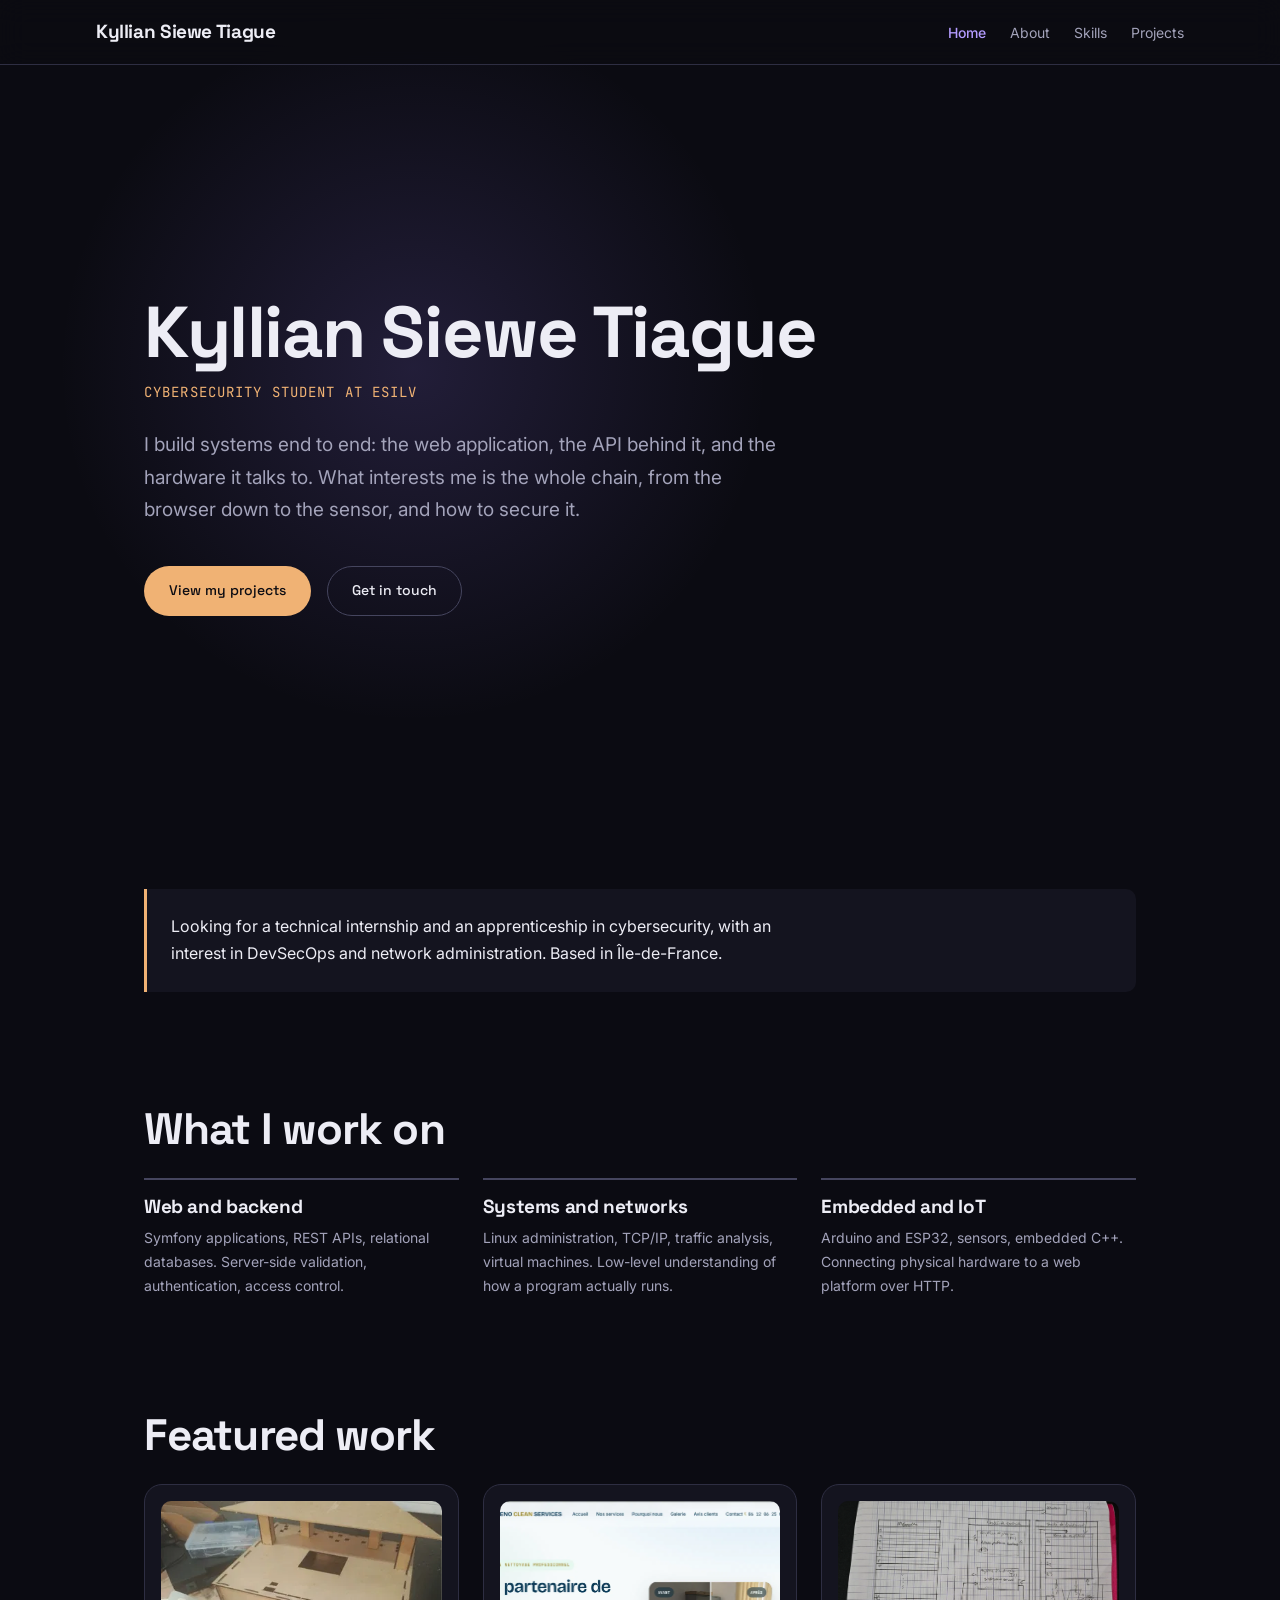
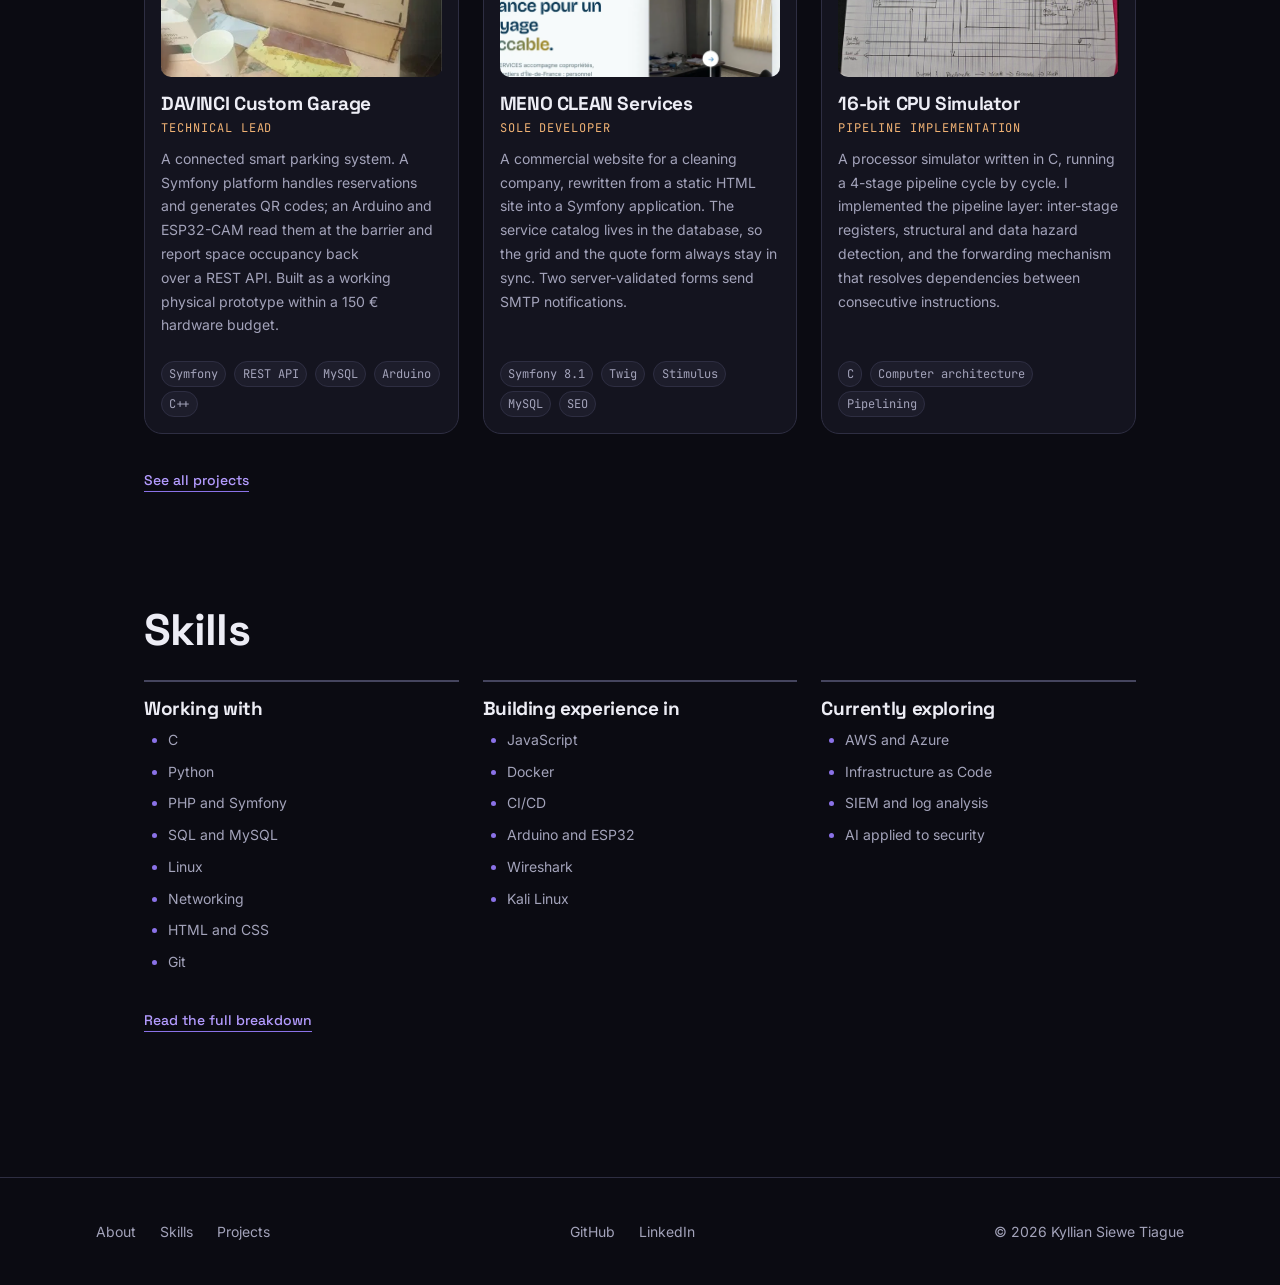
<file: index.html>
<!DOCTYPE html>
<html lang="en">
<head>
    <meta charset="utf-8">
    <meta name="viewport" content="width=device-width, initial-scale=1">

    <title>Kyllian Siewe Tiague — Cybersecurity student</title>
    <meta name="description" content="Cybersecurity student at ESILV. I build systems end to end: web applications, the APIs behind them, and the hardware they talk to.">

    <link rel="canonical" href="https://example.netlify.app/index.html">

    <link rel="icon" href="favicon.ico" sizes="32x32">
    <link rel="icon" href="favicon.svg" type="image/svg+xml">
    <link rel="apple-touch-icon" href="apple-touch-icon.png">

    <link rel="preconnect" href="https://fonts.googleapis.com">
    <link rel="preconnect" href="https://fonts.gstatic.com" crossorigin>
    <link href="https://fonts.googleapis.com/css2?family=Space+Grotesk:wght@400;500;700&family=Inter:wght@400;500;700&family=JetBrains+Mono:wght@400;500&display=swap" rel="stylesheet">

    <link rel="stylesheet" href="assets/css/tokens.css">
    <link rel="stylesheet" href="assets/css/base.css">
    <link rel="stylesheet" href="assets/css/layout.css">
    <link rel="stylesheet" href="assets/css/components.css">
</head>

<body>

    <a class="skip-link" href="#main-content">Skip to main content</a>

    <header class="site-header">
        <a class="site-header__brand" href="index.html">Kyllian Siewe Tiague</a>

        <nav class="site-nav" aria-label="Main navigation">
            <ul class="site-nav__list">
                    <li><a class="site-nav__link" href="index.html" aria-current="page">Home</a></li>
                    <li><a class="site-nav__link" href="about.html">About</a></li>
                    <li><a class="site-nav__link" href="skills.html">Skills</a></li>
                    <li><a class="site-nav__link" href="projects.html">Projects</a></li>
            </ul>
        </nav>
    </header>

    <main id="main-content">

        <section class="hero" aria-labelledby="hero-title">
            <h1 class="hero__title" id="hero-title">Kyllian Siewe Tiague</h1>

            <p class="hero__subtitle">Cybersecurity student at ESILV</p>

            <p class="hero__lead">
                I build systems end to end: the web application, the API behind it,
                and the hardware it talks to. What interests me is the whole chain,
                from the browser down to the sensor, and how to secure it.
            </p>

            <p class="hero__actions">
                <a class="btn btn--primary" href="projects.html">View my projects</a>
                <a class="btn btn--secondary" href="https://www.linkedin.com/in/kyllian-siewe-tiague" rel="noopener">Get in touch</a>
            </p>
        </section>

        <section class="status-bar" aria-labelledby="status-title">
            <h2 class="visually-hidden" id="status-title">Current availability</h2>

            <p>
                Looking for a technical internship and an apprenticeship in
                cybersecurity, with an interest in DevSecOps and network
                administration. Based in Île-de-France.
            </p>
        </section>

        <section class="feature-grid" aria-labelledby="what-i-do-title">
            <h2 id="what-i-do-title">What I work on</h2>

            <div class="feature">
                <h3 class="feature__title">Web and backend</h3>
                <p>
                    Symfony applications, REST APIs, relational databases.
                    Server-side validation, authentication, access control.
                </p>
            </div>

            <div class="feature">
                <h3 class="feature__title">Systems and networks</h3>
                <p>
                    Linux administration, TCP/IP, traffic analysis, virtual machines.
                    Low-level understanding of how a program actually runs.
                </p>
            </div>

            <div class="feature">
                <h3 class="feature__title">Embedded and IoT</h3>
                <p>
                    Arduino and ESP32, sensors, embedded C++.
                    Connecting physical hardware to a web platform over HTTP.
                </p>
            </div>
        </section>

        <section class="card-grid" aria-labelledby="featured-title">
            <h2 id="featured-title">Featured work</h2>

            <article class="card">
                <img class="card__media"
                     src="assets/images/projects/davinci-prototype.jpg"
                     alt="Physical scale model of the smart parking prototype, built in laser-cut wood">

                <h3 class="card__title">
                    <a href="projects/davinci-custom-garage.html">DAVINCI Custom Garage</a>
                </h3>

                <p class="card__role">Technical lead</p>

                <p>
                    A connected smart parking system. A Symfony platform handles
                    reservations and generates QR codes; an Arduino and ESP32-CAM
                    read them at the barrier and report space occupancy back over a
                    REST API. Built as a working physical prototype within a
                    150&nbsp;€ hardware budget.
                </p>

                <ul class="tag-list">
                    <li>Symfony</li>
                    <li>REST API</li>
                    <li>MySQL</li>
                    <li>Arduino</li>
                    <li>C++</li>
                </ul>
            </article>

            <article class="card">
                <img class="card__media"
                     src="assets/images/projects/meno-clean-home.jpg"
                     alt="Home page of the MENO CLEAN SERVICES website, showing a before and after comparison slider">

                <h3 class="card__title">
                    <a href="projects/meno-clean-services.html">MENO CLEAN Services</a>
                </h3>

                <p class="card__role">Sole developer</p>

                <p>
                    A commercial website for a cleaning company, rewritten from a
                    static HTML site into a Symfony application. The service catalog
                    lives in the database, so the grid and the quote form always stay
                    in sync. Two server-validated forms send SMTP notifications.
                </p>

                <ul class="tag-list">
                    <li>Symfony 8.1</li>
                    <li>Twig</li>
                    <li>Stimulus</li>
                    <li>MySQL</li>
                    <li>SEO</li>
                </ul>
            </article>

            <article class="card">
                <img class="card__media"
                     src="assets/images/projects/cpu-architecture-sketch.jpg"
                     alt="Hand-drawn architecture diagram of the simulated processor, showing memory, control unit and data bus">

                <h3 class="card__title">
                    <a href="projects/cpu-simulator.html">16-bit CPU Simulator</a>
                </h3>

                <p class="card__role">Pipeline implementation</p>

                <p>
                    A processor simulator written in C, running a 4-stage pipeline
                    cycle by cycle. I implemented the pipeline layer: inter-stage
                    registers, structural and data hazard detection, and the
                    forwarding mechanism that resolves dependencies between
                    consecutive instructions.
                </p>

                <ul class="tag-list">
                    <li>C</li>
                    <li>Computer architecture</li>
                    <li>Pipelining</li>
                </ul>
            </article>

            <p class="section-more"><a href="projects.html">See all projects</a></p>
        </section>

        <section class="feature-grid" aria-labelledby="skills-title">
            <h2 id="skills-title">Skills</h2>

            <div class="feature">
                <h3 class="feature__title">Working with</h3>
                <ul>
                    <li>C</li>
                    <li>Python</li>
                    <li>PHP and Symfony</li>
                    <li>SQL and MySQL</li>
                    <li>Linux</li>
                    <li>Networking</li>
                    <li>HTML and CSS</li>
                    <li>Git</li>
                </ul>
            </div>

            <div class="feature">
                <h3 class="feature__title">Building experience in</h3>
                <ul>
                    <li>JavaScript</li>
                    <li>Docker</li>
                    <li>CI/CD</li>
                    <li>Arduino and ESP32</li>
                    <li>Wireshark</li>
                    <li>Kali Linux</li>
                </ul>
            </div>

            <div class="feature">
                <h3 class="feature__title">Currently exploring</h3>
                <ul>
                    <li>AWS and Azure</li>
                    <li>Infrastructure as Code</li>
                    <li>SIEM and log analysis</li>
                    <li>AI applied to security</li>
                </ul>
            </div>

            <p class="section-more"><a href="skills.html">Read the full breakdown</a></p>
        </section>

    </main>

    <footer class="site-footer">
        <nav aria-label="Footer navigation">
            <ul class="site-footer__links">
                <li><a href="about.html">About</a></li>
                <li><a href="skills.html">Skills</a></li>
                <li><a href="projects.html">Projects</a></li>
            </ul>
        </nav>

        <ul class="site-footer__social">
            <li><a href="https://github.com/mIsHkA-exe" rel="noopener">GitHub</a></li>
            <li><a href="https://www.linkedin.com/in/kyllian-siewe-tiague" rel="noopener">LinkedIn</a></li>
        </ul>

        <p><small>&copy; 2026 Kyllian Siewe Tiague</small></p>
    </footer>

    <script src="assets/js/filters.js" defer></script>
    <script src="assets/js/reveal.js" defer></script>
    <script src="assets/js/easter-egg.js" defer></script>
</body>
</html>
</file>
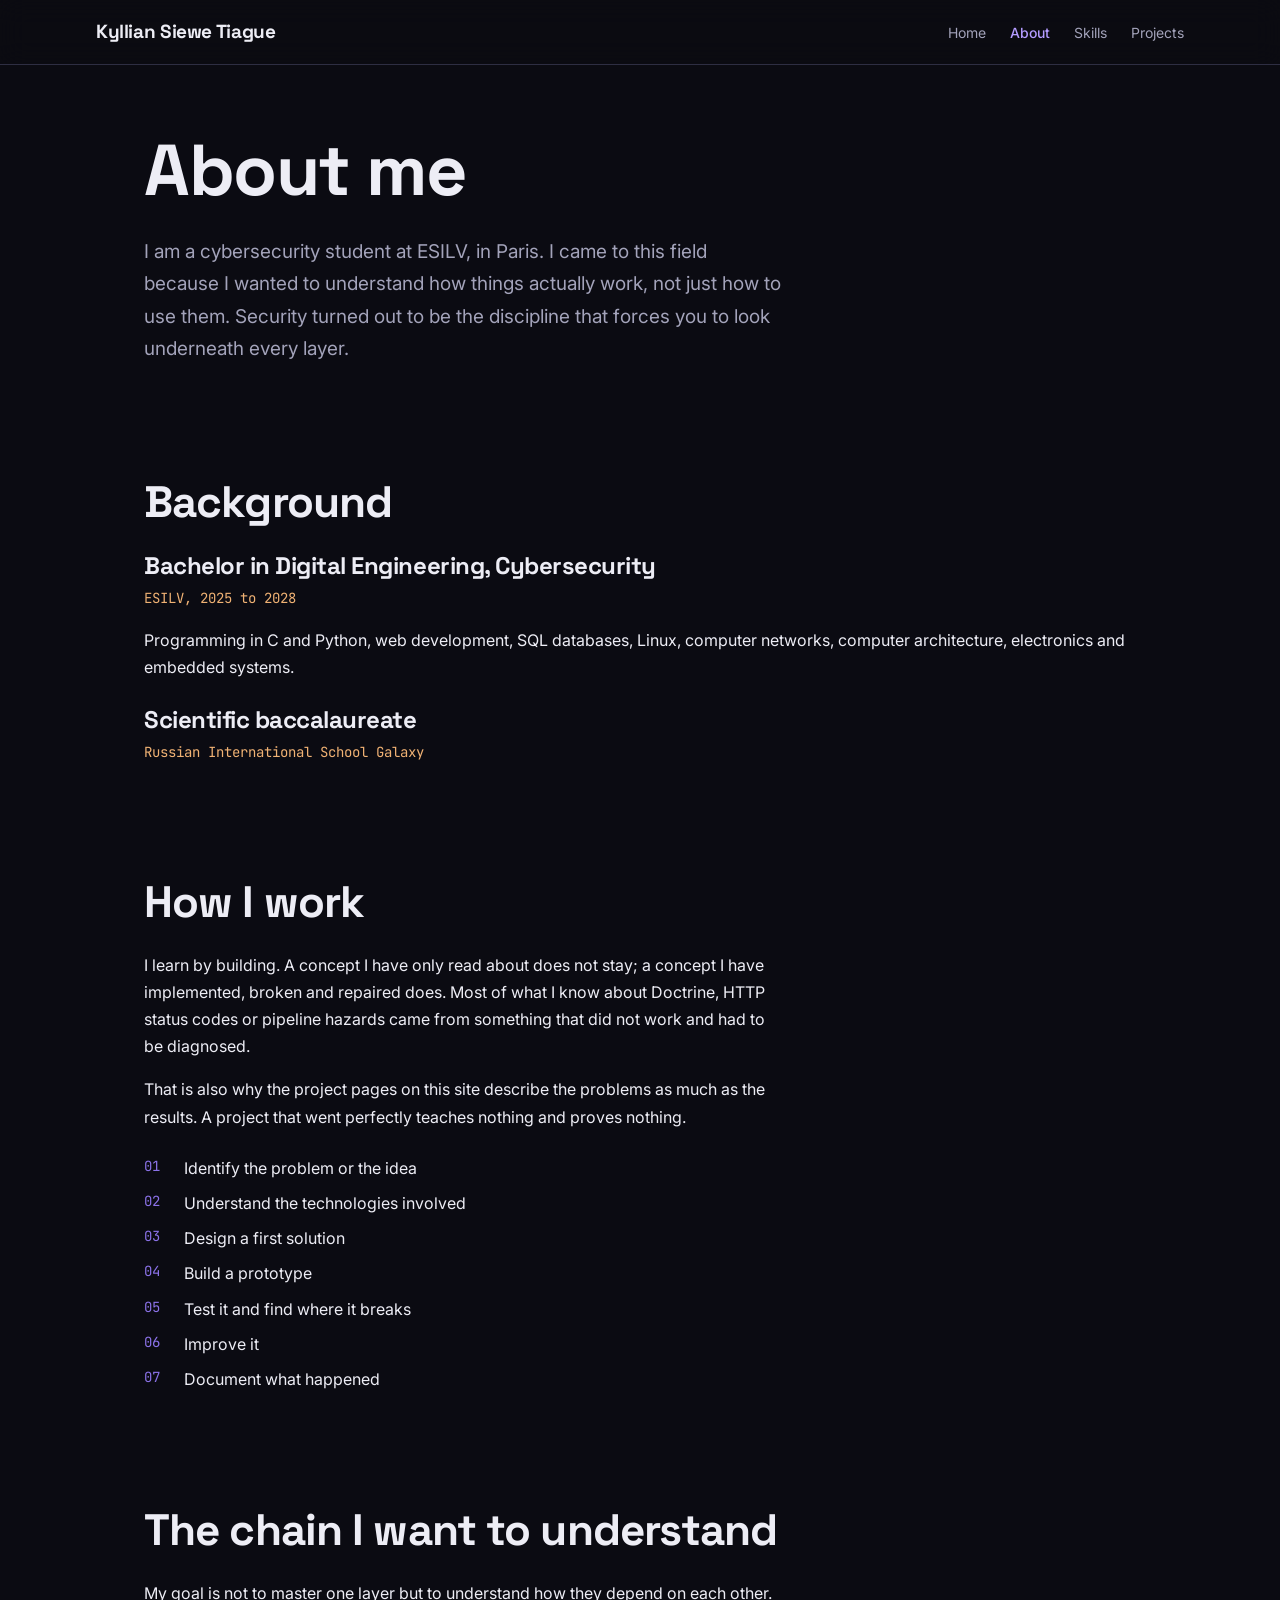
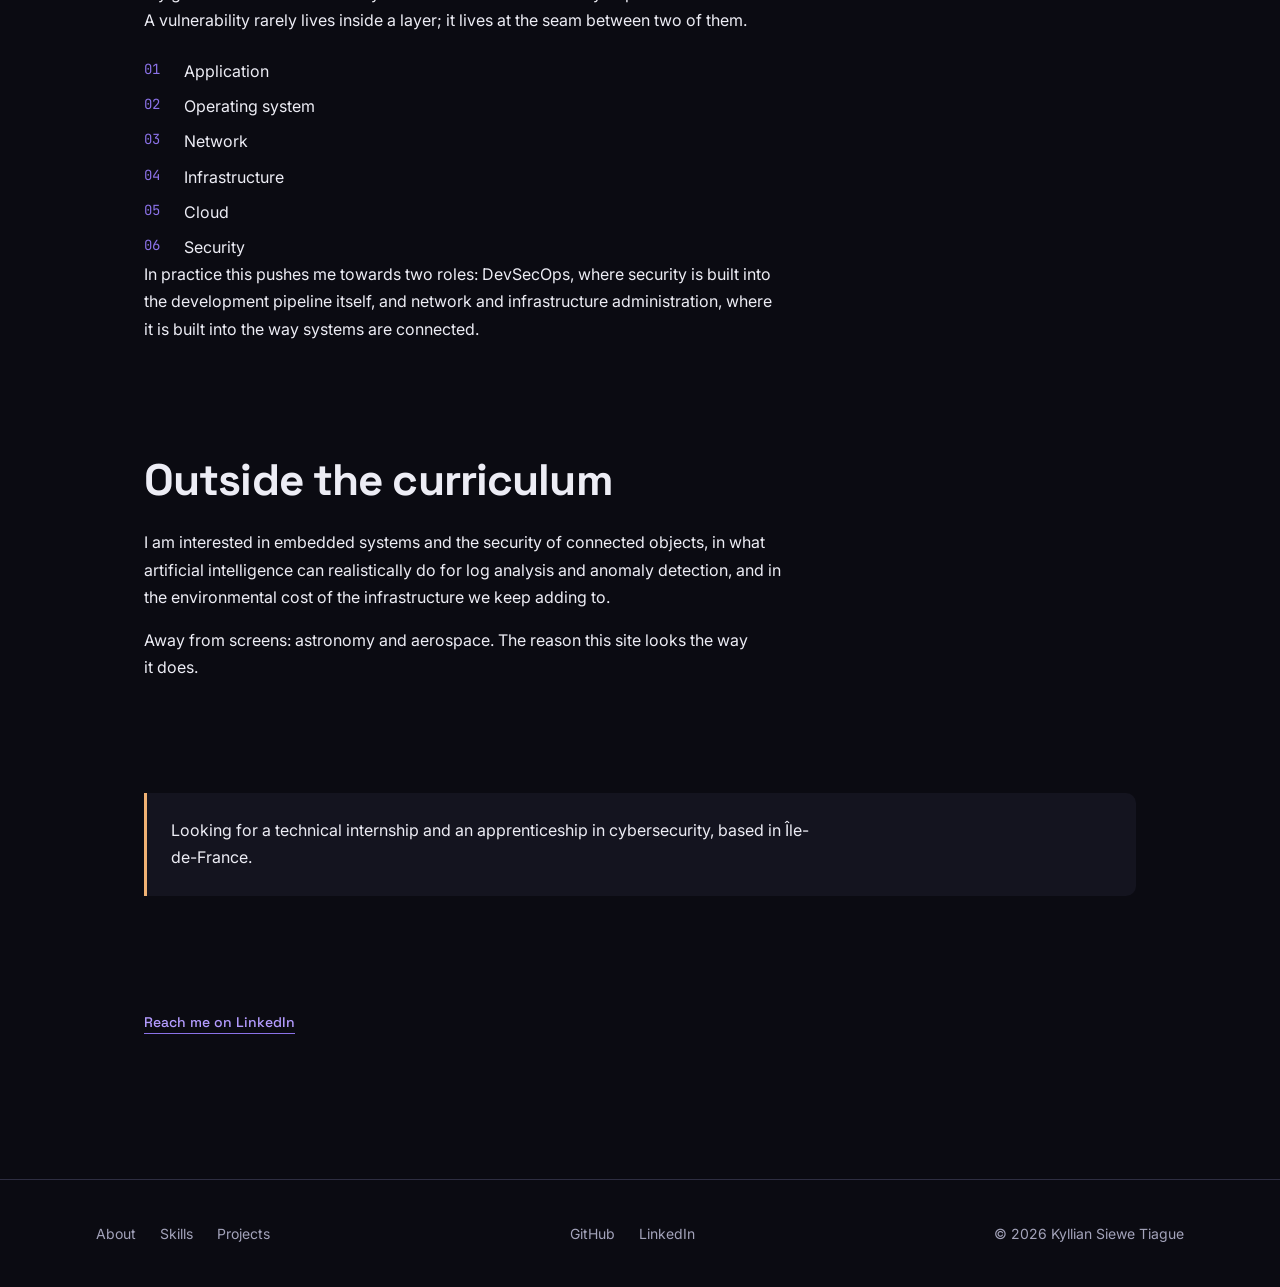
<file: about.html>
<!DOCTYPE html>
<html lang="en">

<head>
    <meta charset="utf-8">
    <meta name="viewport" content="width=device-width, initial-scale=1">

    <title>About — Kyllian Siewe Tiague</title>
    <meta name="description"
        content="Cybersecurity student at ESILV. My background, how I work, and what I am aiming for.">

    <link rel="canonical" href="https://example.netlify.app/about.html">
    <link rel="icon" href="favicon.ico" sizes="32x32">
    <link rel="icon" href="favicon.svg" type="image/svg+xml">
    <link rel="apple-touch-icon" href="apple-touch-icon.png">

    <link rel="preconnect" href="https://fonts.googleapis.com">
    <link rel="preconnect" href="https://fonts.gstatic.com" crossorigin>
    <link
        href="https://fonts.googleapis.com/css2?family=Space+Grotesk:wght@400;500;700&family=Inter:wght@400;500;700&family=JetBrains+Mono:wght@400;500&display=swap"
        rel="stylesheet">

    <link rel="stylesheet" href="assets/css/tokens.css">
    <link rel="stylesheet" href="assets/css/base.css">
    <link rel="stylesheet" href="assets/css/layout.css">
    <link rel="stylesheet" href="assets/css/components.css">
</head>

<body>

    <a class="skip-link" href="#main-content">Skip to main content</a>

    <header class="site-header">
        <a class="site-header__brand" href="index.html">Kyllian Siewe Tiague</a>

        <nav class="site-nav" aria-label="Main navigation">
            <ul class="site-nav__list">
                <li><a class="site-nav__link" href="index.html">Home</a></li>
                <li><a class="site-nav__link" href="about.html" aria-current="page">About</a></li>
                <li><a class="site-nav__link" href="skills.html">Skills</a></li>
                <li><a class="site-nav__link" href="projects.html">Projects</a></li>
            </ul>
        </nav>
    </header>

    <main id="main-content">

        <section class="page-intro" aria-labelledby="about-title">
            <h1 id="about-title">About me</h1>

            <p>
                I am a cybersecurity student at ESILV, in Paris. I came to this
                field because I wanted to understand how things actually work, not
                just how to use them. Security turned out to be the discipline that
                forces you to look underneath every layer.
            </p>
        </section>

        <section aria-labelledby="background-title">
            <h2 id="background-title">Background</h2>

            <article class="entry">
                <h3 class="entry__title">Bachelor in Digital Engineering, Cybersecurity</h3>
                <p class="entry__meta">ESILV, 2025 to 2028</p>
                <p>
                    Programming in C and Python, web development, SQL databases,
                    Linux, computer networks, computer architecture, electronics and
                    embedded systems.
                </p>
            </article>

            <article class="entry">
                <h3 class="entry__title">Scientific baccalaureate</h3>
                <p class="entry__meta">Russian International School Galaxy</p>
            </article>
        </section>

        <section aria-labelledby="approach-title">
            <h2 id="approach-title">How I work</h2>

            <p>
                I learn by building. A concept I have only read about does not stay;
                a concept I have implemented, broken and repaired does. Most of what
                I know about Doctrine, HTTP status codes or pipeline hazards came
                from something that did not work and had to be diagnosed.
            </p>

            <p>
                That is also why the project pages on this site describe the
                problems as much as the results. A project that went perfectly
                teaches nothing and proves nothing.
            </p>

            <ol class="step-list">
                <li>Identify the problem or the idea</li>
                <li>Understand the technologies involved</li>
                <li>Design a first solution</li>
                <li>Build a prototype</li>
                <li>Test it and find where it breaks</li>
                <li>Improve it</li>
                <li>Document what happened</li>
            </ol>
        </section>

        <section aria-labelledby="vision-title">
            <h2 id="vision-title">The chain I want to understand</h2>

            <p>
                My goal is not to master one layer but to understand how they
                depend on each other. A vulnerability rarely lives inside a layer;
                it lives at the seam between two of them.
            </p>

            <ol class="step-list">
                <li>Application</li>
                <li>Operating system</li>
                <li>Network</li>
                <li>Infrastructure</li>
                <li>Cloud</li>
                <li>Security</li>
            </ol>

            <p>
                In practice this pushes me towards two roles: DevSecOps, where
                security is built into the development pipeline itself, and network
                and infrastructure administration, where it is built into the way
                systems are connected.
            </p>
        </section>

        <section aria-labelledby="interests-title">
            <h2 id="interests-title">Outside the curriculum</h2>

            <p>
                I am interested in embedded systems and the security of connected
                objects, in what artificial intelligence can realistically do for
                log analysis and anomaly detection, and in the environmental cost of
                the infrastructure we keep adding to.
            </p>

            <p>
                Away from screens: astronomy and aerospace. The reason this site
                looks the way it does.
            </p>
        </section>

        <section class="status-bar" aria-labelledby="about-status-title">
            <h2 class="visually-hidden" id="about-status-title">Current availability</h2>

            <p>
                Looking for a technical internship and an apprenticeship in
                cybersecurity, based in Île-de-France.
            </p>
        </section>

        <section class="section-more" aria-labelledby="about-more-title">
            <h2 class="visually-hidden" id="about-more-title">Next</h2>
            <p><a href="https://www.linkedin.com/in/kyllian-siewe-tiague" rel="noopener">Reach me on LinkedIn</a></p>
        </section>

    </main>

    <footer class="site-footer">
        <nav aria-label="Footer navigation">
            <ul class="site-footer__links">
                <li><a href="about.html">About</a></li>
                <li><a href="skills.html">Skills</a></li>
                <li><a href="projects.html">Projects</a></li>
            </ul>
        </nav>

        <ul class="site-footer__social">
            <li><a href="https://github.com/mIsHkA-exe" rel="noopener">GitHub</a></li>
            <li><a href="https://www.linkedin.com/in/kyllian-siewe-tiague" rel="noopener">LinkedIn</a></li>
        </ul>

        <p><small>&copy; 2026 Kyllian Siewe Tiague</small></p>
    </footer>

</body>

</html>
</file>
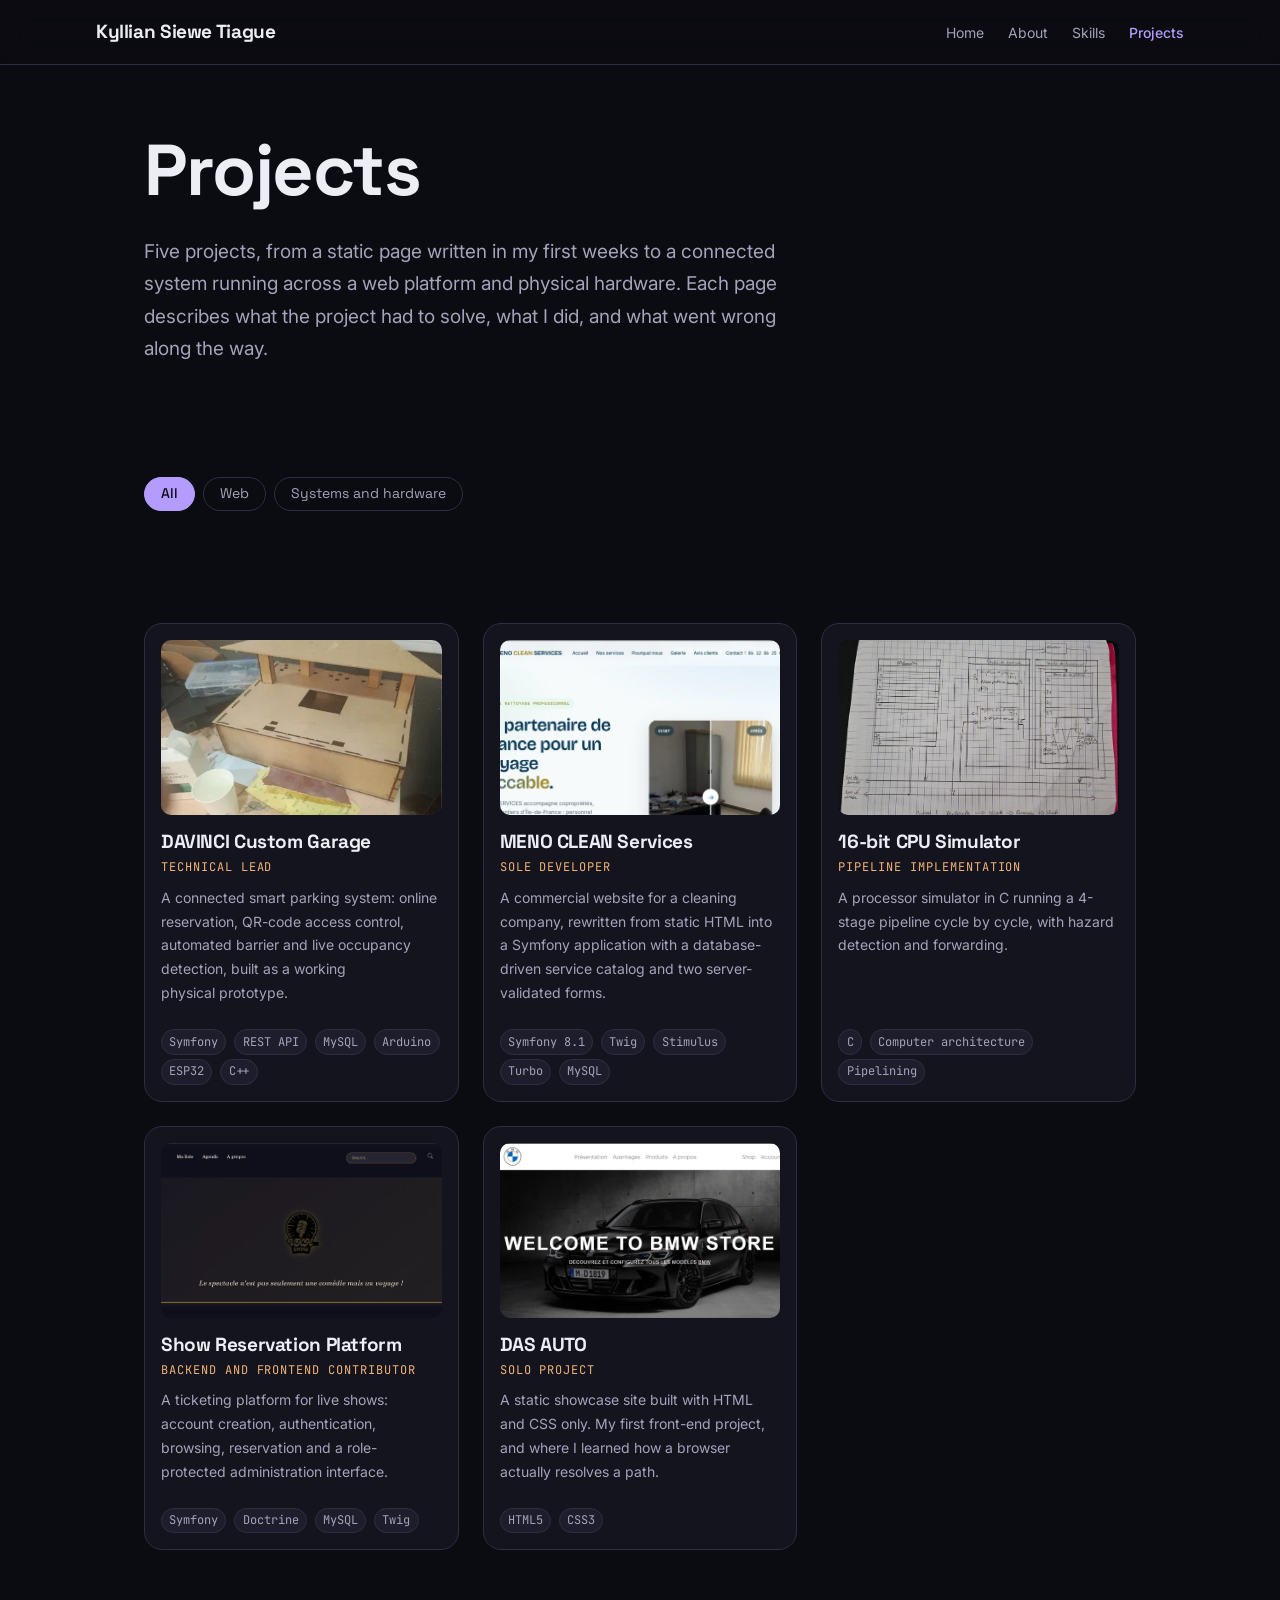
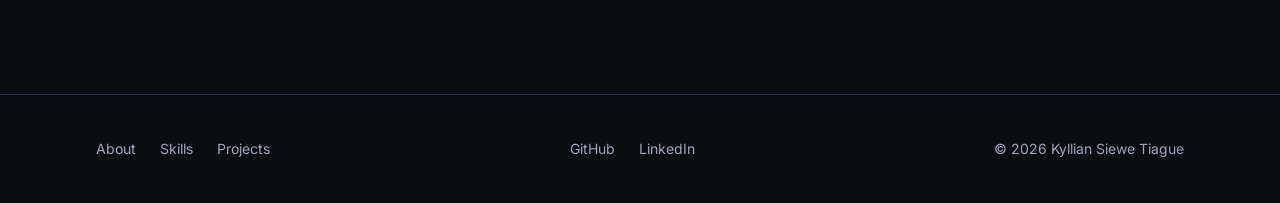
<file: projects.html>
<!DOCTYPE html>
<html lang="en">

<head>
    <meta charset="utf-8">
    <meta name="viewport" content="width=device-width, initial-scale=1">

    <title>Projects — Kyllian Siewe Tiague</title>
    <meta name="description" content="Web applications, embedded systems and low-level programming projects.">

    <link rel="canonical" href="https://example.netlify.app/projects.html">
    <link rel="icon" href="favicon.ico" sizes="32x32">
    <link rel="icon" href="favicon.svg" type="image/svg+xml">
    <link rel="apple-touch-icon" href="apple-touch-icon.png">

    <link rel="preconnect" href="https://fonts.googleapis.com">
    <link rel="preconnect" href="https://fonts.gstatic.com" crossorigin>
    <link
        href="https://fonts.googleapis.com/css2?family=Space+Grotesk:wght@400;500;700&family=Inter:wght@400;500;700&family=JetBrains+Mono:wght@400;500&display=swap"
        rel="stylesheet">

    <link rel="stylesheet" href="assets/css/tokens.css">
    <link rel="stylesheet" href="assets/css/base.css">
    <link rel="stylesheet" href="assets/css/layout.css">
    <link rel="stylesheet" href="assets/css/components.css">
</head>

<body>

    <a class="skip-link" href="#main-content">Skip to main content</a>

    <header class="site-header">
        <a class="site-header__brand" href="index.html">Kyllian Siewe Tiague</a>

        <nav class="site-nav" aria-label="Main navigation">
            <ul class="site-nav__list">
                <li><a class="site-nav__link" href="index.html">Home</a></li>
                <li><a class="site-nav__link" href="about.html">About</a></li>
                <li><a class="site-nav__link" href="skills.html">Skills</a></li>
                <li><a class="site-nav__link" href="projects.html" aria-current="page">Projects</a></li>
            </ul>
        </nav>
    </header>

    <main id="main-content">

        <section class="page-intro" aria-labelledby="projects-title">
            <h1 id="projects-title">Projects</h1>

            <p>
                Five projects, from a static page written in my first weeks to a
                connected system running across a web platform and physical
                hardware. Each page describes what the project had to solve, what I
                did, and what went wrong along the way.
            </p>
        </section>

        <section class="filter-bar" aria-labelledby="filters-title">
            <h2 class="visually-hidden" id="filters-title">Filter by type</h2>

            <ul class="filter-bar__list">
                <li><button class="filter-btn" type="button" data-filter="all" aria-pressed="true">All</button></li>
                <li><button class="filter-btn" type="button" data-filter="web" aria-pressed="false">Web</button></li>
                <li><button class="filter-btn" type="button" data-filter="hardware" aria-pressed="false">Systems and
                        hardware</button></li>
            </ul>
        </section>

        <section class="card-grid" aria-labelledby="project-list-title">
            <h2 class="visually-hidden" id="project-list-title">All projects</h2>

            <article class="card" data-category="web hardware">
                <img class="card__media" src="assets/images/projects/davinci-prototype.jpg"
                    alt="Physical scale model of the smart parking prototype, built in laser-cut wood">
                <h3 class="card__title"><a href="projects/davinci-custom-garage.html">DAVINCI Custom Garage</a></h3>
                <p class="card__role">Technical lead</p>
                <p>
                    A connected smart parking system: online reservation, QR-code
                    access control, automated barrier and live occupancy detection,
                    built as a working physical prototype.
                </p>
                <ul class="tag-list">
                    <li>Symfony</li>
                    <li>REST API</li>
                    <li>MySQL</li>
                    <li>Arduino</li>
                    <li>ESP32</li>
                    <li>C++</li>
                </ul>
            </article>

            <article class="card" data-category="web">
                <img class="card__media" src="assets/images/projects/meno-clean-home.jpg"
                    alt="Home page of the MENO CLEAN SERVICES website">
                <h3 class="card__title"><a href="projects/meno-clean-services.html">MENO CLEAN Services</a></h3>
                <p class="card__role">Sole developer</p>
                <p>
                    A commercial website for a cleaning company, rewritten from
                    static HTML into a Symfony application with a database-driven
                    service catalog and two server-validated forms.
                </p>
                <ul class="tag-list">
                    <li>Symfony 8.1</li>
                    <li>Twig</li>
                    <li>Stimulus</li>
                    <li>Turbo</li>
                    <li>MySQL</li>
                </ul>
            </article>

            <article class="card" data-category="hardware">
                <img class="card__media" src="assets/images/projects/cpu-architecture-sketch.jpg"
                    alt="Hand-drawn architecture diagram of the simulated processor">
                <h3 class="card__title"><a href="projects/cpu-simulator.html">16-bit CPU Simulator</a></h3>
                <p class="card__role">Pipeline implementation</p>
                <p>
                    A processor simulator in C running a 4-stage pipeline cycle by
                    cycle, with hazard detection and forwarding.
                </p>
                <ul class="tag-list">
                    <li>C</li>
                    <li>Computer architecture</li>
                    <li>Pipelining</li>
                </ul>
            </article>

            <article class="card" data-category="web">
                <img class="card__media" src="assets/images/projects/vkh-show-home.jpg"
                    alt="Home page of the VKH Show reservation platform">
                <h3 class="card__title"><a href="projects/show-reservation.html">Show Reservation Platform</a></h3>
                <p class="card__role">Backend and frontend contributor</p>
                <p>
                    A ticketing platform for live shows: account creation,
                    authentication, browsing, reservation and a role-protected
                    administration interface.
                </p>
                <ul class="tag-list">
                    <li>Symfony</li>
                    <li>Doctrine</li>
                    <li>MySQL</li>
                    <li>Twig</li>
                </ul>
            </article>

            <article class="card" data-category="web">
                <img class="card__media" src="assets/images/projects/das-auto-hero.jpg"
                    alt="Hero section of the DAS AUTO static website">
                <h3 class="card__title"><a href="projects/das-auto.html">DAS AUTO</a></h3>
                <p class="card__role">Solo project</p>
                <p>
                    A static showcase site built with HTML and CSS only. My first
                    front-end project, and where I learned how a browser actually
                    resolves a path.
                </p>
                <ul class="tag-list">
                    <li>HTML5</li>
                    <li>CSS3</li>
                </ul>
            </article>
            
        </section>

    </main>

    <footer class="site-footer">
        <nav aria-label="Footer navigation">
            <ul class="site-footer__links">
                <li><a href="about.html">About</a></li>
                <li><a href="skills.html">Skills</a></li>
                <li><a href="projects.html">Projects</a></li>
            </ul>
        </nav>

        <ul class="site-footer__social">
            <li><a href="https://github.com/mIsHkA-exe" rel="noopener">GitHub</a></li>
            <li><a href="https://www.linkedin.com/in/kyllian-siewe-tiague" rel="noopener">LinkedIn</a></li>
        </ul>

        <p><small>&copy; 2026 Kyllian Siewe Tiague</small></p>
    </footer>

    <script src="assets/js/filters.js" defer></script>
    <script src="assets/js/reveal.js" defer></script>
</body>

</html>
</file>
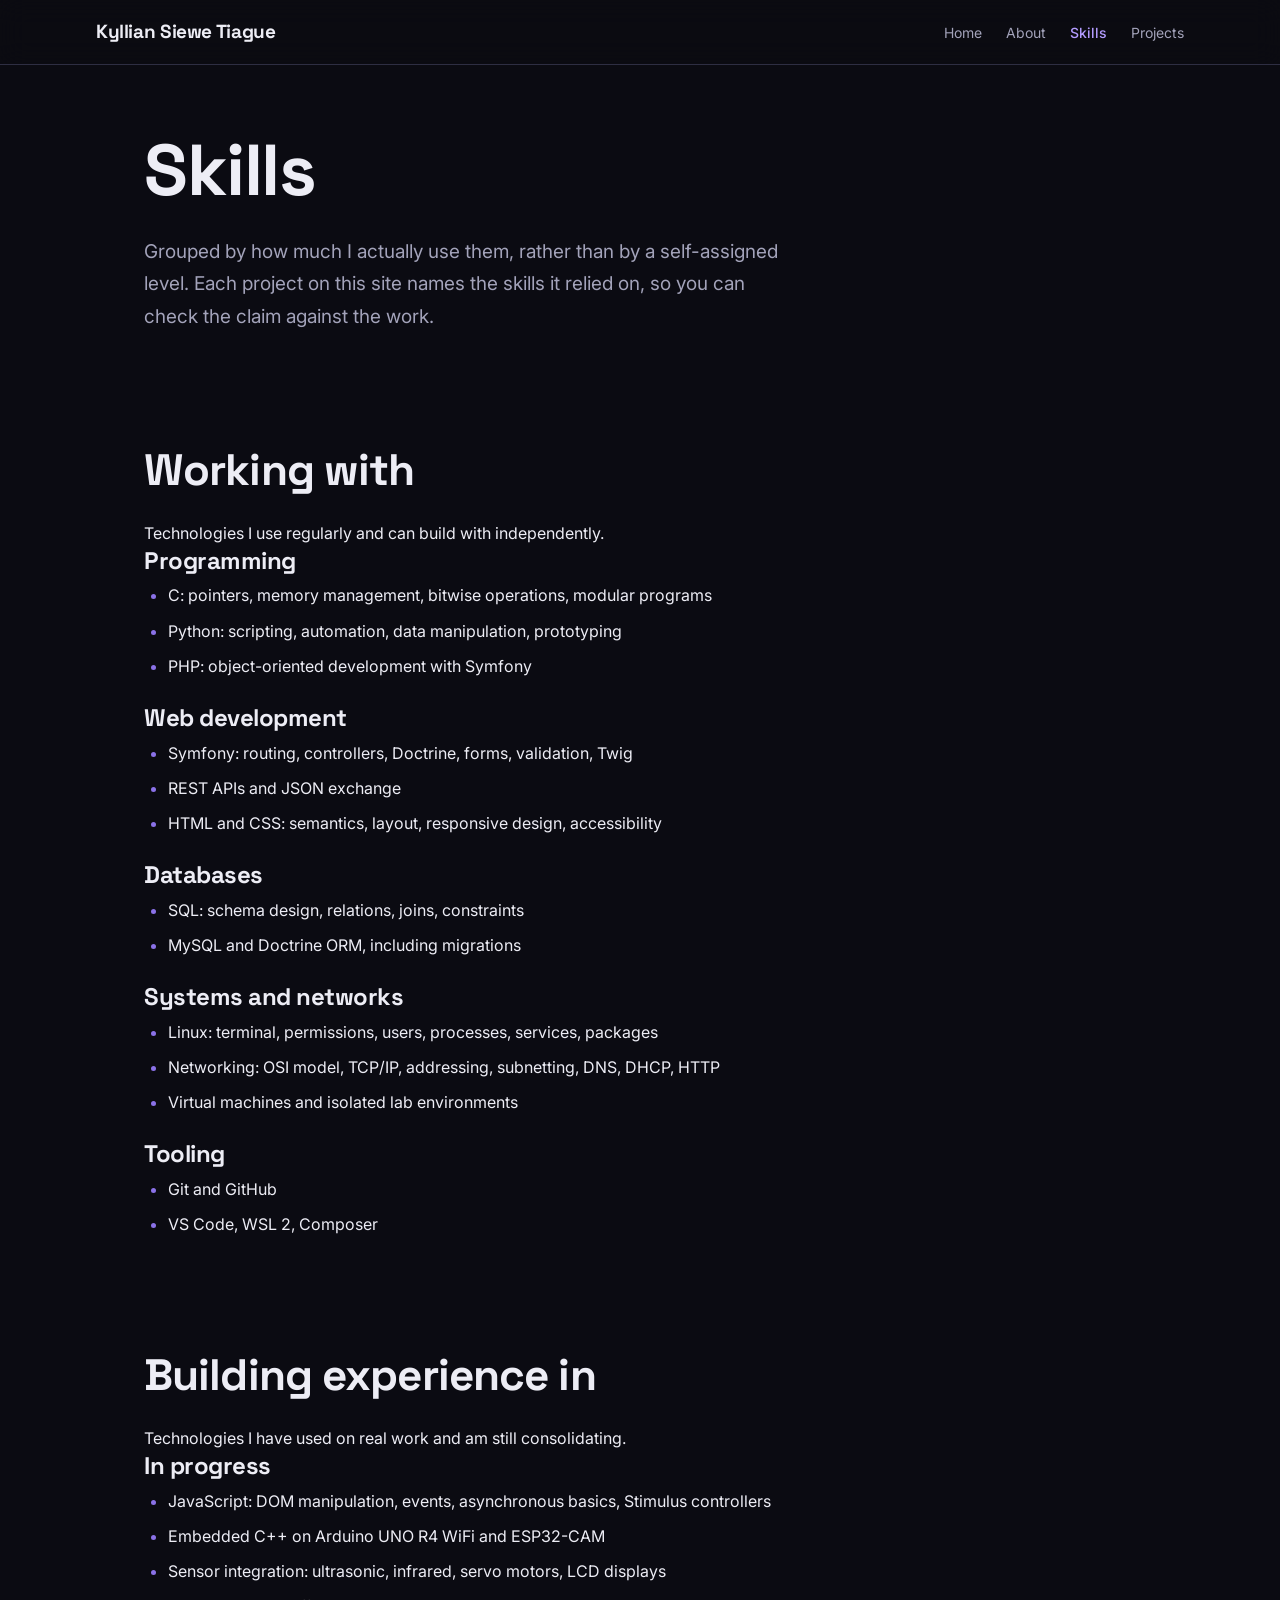
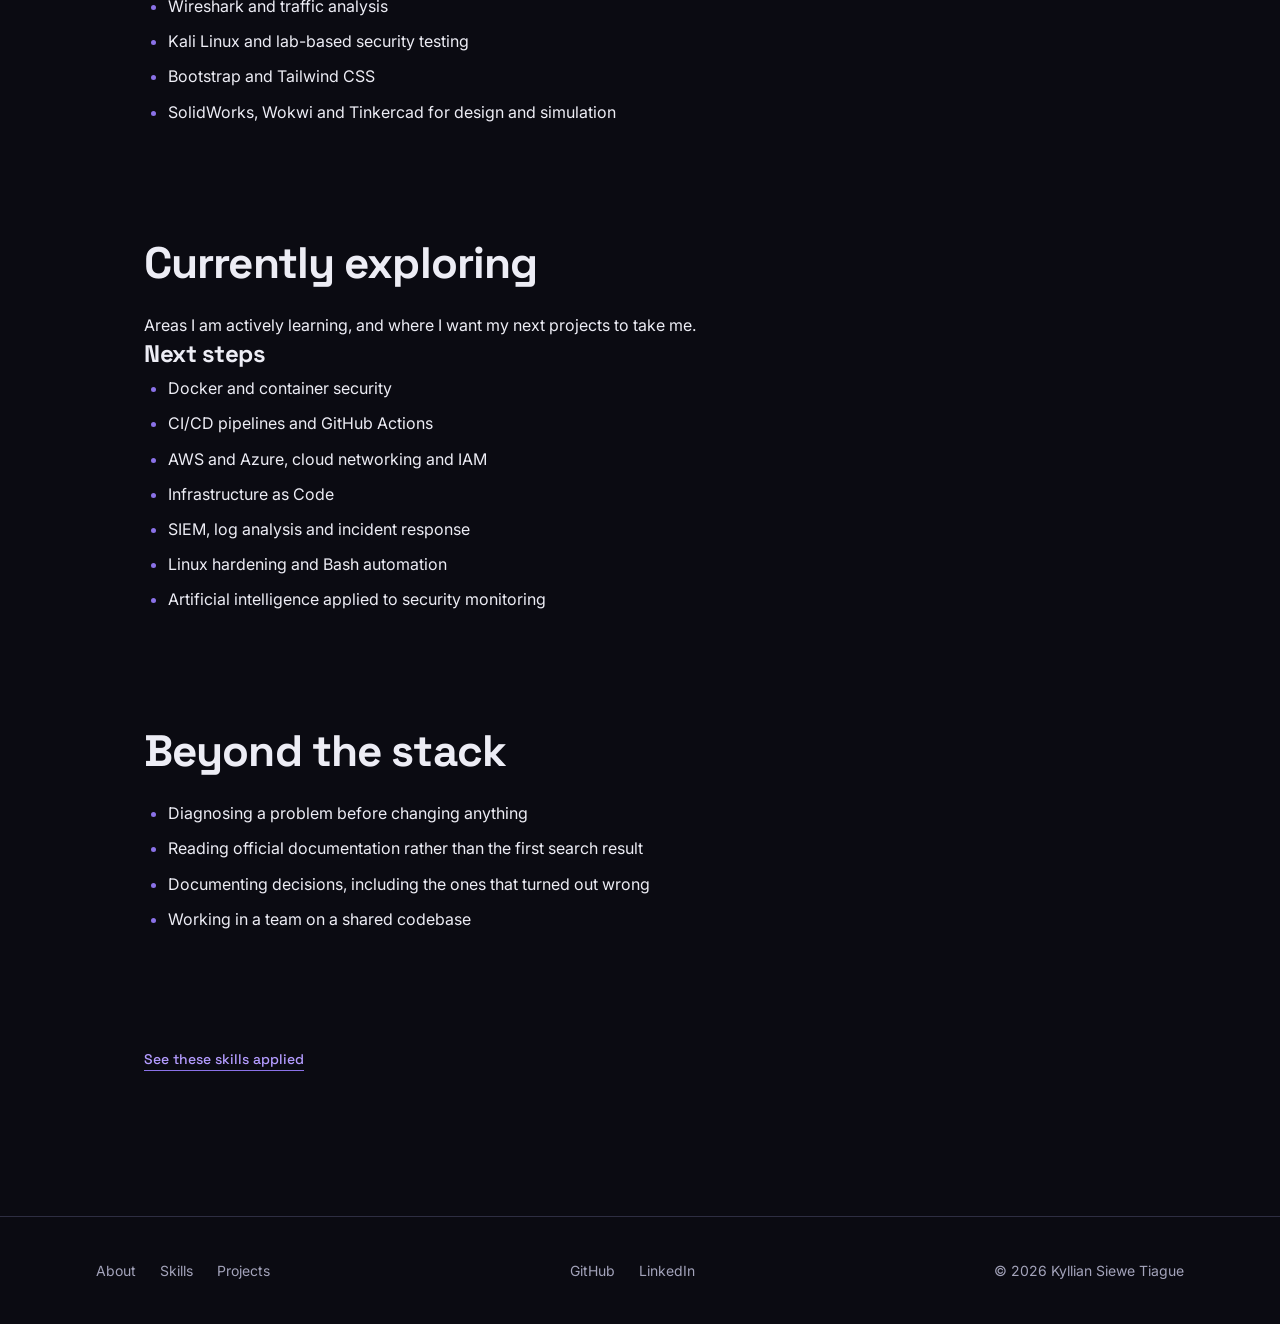
<file: skills.html>
<!DOCTYPE html>
<html lang="en">

<head>
    <meta charset="utf-8">
    <meta name="viewport" content="width=device-width, initial-scale=1">

    <title>Skills — Kyllian Siewe Tiague</title>
    <meta name="description" content="Programming, web development, databases, Linux, networking and embedded systems.">

    <link rel="canonical" href="https://example.netlify.app/skills.html">
    <link rel="icon" href="favicon.ico" sizes="32x32">
    <link rel="icon" href="favicon.svg" type="image/svg+xml">
    <link rel="apple-touch-icon" href="apple-touch-icon.png">

    <link rel="preconnect" href="https://fonts.googleapis.com">
    <link rel="preconnect" href="https://fonts.gstatic.com" crossorigin>
    <link
        href="https://fonts.googleapis.com/css2?family=Space+Grotesk:wght@400;500;700&family=Inter:wght@400;500;700&family=JetBrains+Mono:wght@400;500&display=swap"
        rel="stylesheet">

    <link rel="stylesheet" href="assets/css/tokens.css">
    <link rel="stylesheet" href="assets/css/base.css">
    <link rel="stylesheet" href="assets/css/layout.css">
    <link rel="stylesheet" href="assets/css/components.css">
</head>

<body>

    <a class="skip-link" href="#main-content">Skip to main content</a>

    <header class="site-header">
        <a class="site-header__brand" href="index.html">Kyllian Siewe Tiague</a>

        <nav class="site-nav" aria-label="Main navigation">
            <ul class="site-nav__list">
                <li><a class="site-nav__link" href="index.html">Home</a></li>
                <li><a class="site-nav__link" href="about.html">About</a></li>
                <li><a class="site-nav__link" href="skills.html" aria-current="page">Skills</a></li>
                <li><a class="site-nav__link" href="projects.html">Projects</a></li>
            </ul>
        </nav>
    </header>

    <main id="main-content">

        <section class="page-intro" aria-labelledby="skills-page-title">
            <h1 id="skills-page-title">Skills</h1>

            <p>
                Grouped by how much I actually use them, rather than by a
                self-assigned level. Each project on this site names the skills it
                relied on, so you can check the claim against the work.
            </p>
        </section>

        <section aria-labelledby="working-title">
            <h2 id="working-title">Working with</h2>

            <p>Technologies I use regularly and can build with independently.</p>

            <article class="skill-group">
                <h3 class="skill-group__title">Programming</h3>
                <ul>
                    <li>C: pointers, memory management, bitwise operations, modular programs</li>
                    <li>Python: scripting, automation, data manipulation, prototyping</li>
                    <li>PHP: object-oriented development with Symfony</li>
                </ul>
            </article>

            <article class="skill-group">
                <h3 class="skill-group__title">Web development</h3>
                <ul>
                    <li>Symfony: routing, controllers, Doctrine, forms, validation, Twig</li>
                    <li>REST APIs and JSON exchange</li>
                    <li>HTML and CSS: semantics, layout, responsive design, accessibility</li>
                </ul>
            </article>

            <article class="skill-group">
                <h3 class="skill-group__title">Databases</h3>
                <ul>
                    <li>SQL: schema design, relations, joins, constraints</li>
                    <li>MySQL and Doctrine ORM, including migrations</li>
                </ul>
            </article>

            <article class="skill-group">
                <h3 class="skill-group__title">Systems and networks</h3>
                <ul>
                    <li>Linux: terminal, permissions, users, processes, services, packages</li>
                    <li>Networking: OSI model, TCP/IP, addressing, subnetting, DNS, DHCP, HTTP</li>
                    <li>Virtual machines and isolated lab environments</li>
                </ul>
            </article>

            <article class="skill-group">
                <h3 class="skill-group__title">Tooling</h3>
                <ul>
                    <li>Git and GitHub</li>
                    <li>VS Code, WSL 2, Composer</li>
                </ul>
            </article>
        </section>

        <section aria-labelledby="building-title">
            <h2 id="building-title">Building experience in</h2>

            <p>Technologies I have used on real work and am still consolidating.</p>

            <article class="skill-group">
                <h3 class="skill-group__title">In progress</h3>
                <ul>
                    <li>JavaScript: DOM manipulation, events, asynchronous basics, Stimulus controllers</li>
                    <li>Embedded C++ on Arduino UNO R4 WiFi and ESP32-CAM</li>
                    <li>Sensor integration: ultrasonic, infrared, servo motors, LCD displays</li>
                    <li>Wireshark and traffic analysis</li>
                    <li>Kali Linux and lab-based security testing</li>
                    <li>Bootstrap and Tailwind CSS</li>
                    <li>SolidWorks, Wokwi and Tinkercad for design and simulation</li>
                </ul>
            </article>
        </section>

        <section aria-labelledby="exploring-title">
            <h2 id="exploring-title">Currently exploring</h2>

            <p>
                Areas I am actively learning, and where I want my next projects to
                take me.
            </p>

            <article class="skill-group">
                <h3 class="skill-group__title">Next steps</h3>
                <ul>
                    <li>Docker and container security</li>
                    <li>CI/CD pipelines and GitHub Actions</li>
                    <li>AWS and Azure, cloud networking and IAM</li>
                    <li>Infrastructure as Code</li>
                    <li>SIEM, log analysis and incident response</li>
                    <li>Linux hardening and Bash automation</li>
                    <li>Artificial intelligence applied to security monitoring</li>
                </ul>
            </article>
        </section>

        <section aria-labelledby="transferable-title">
            <h2 id="transferable-title">Beyond the stack</h2>

            <ul>
                <li>Diagnosing a problem before changing anything</li>
                <li>Reading official documentation rather than the first search result</li>
                <li>Documenting decisions, including the ones that turned out wrong</li>
                <li>Working in a team on a shared codebase</li>
            </ul>
        </section>

        <section class="section-more" aria-labelledby="skills-more-title">
            <h2 class="visually-hidden" id="skills-more-title">Next</h2>
            <p><a href="projects.html">See these skills applied</a></p>
        </section>

    </main>

    <footer class="site-footer">
        <nav aria-label="Footer navigation">
            <ul class="site-footer__links">
                <li><a href="about.html">About</a></li>
                <li><a href="skills.html">Skills</a></li>
                <li><a href="projects.html">Projects</a></li>
            </ul>
        </nav>

        <ul class="site-footer__social">
            <li><a href="https://github.com/mIsHkA-exe" rel="noopener">GitHub</a></li>
            <li><a href="https://www.linkedin.com/in/kyllian-siewe-tiague" rel="noopener">LinkedIn</a></li>
        </ul>

        <p><small>&copy; 2026 Kyllian Siewe Tiague</small></p>
    </footer>

</body>

</html>
</file>
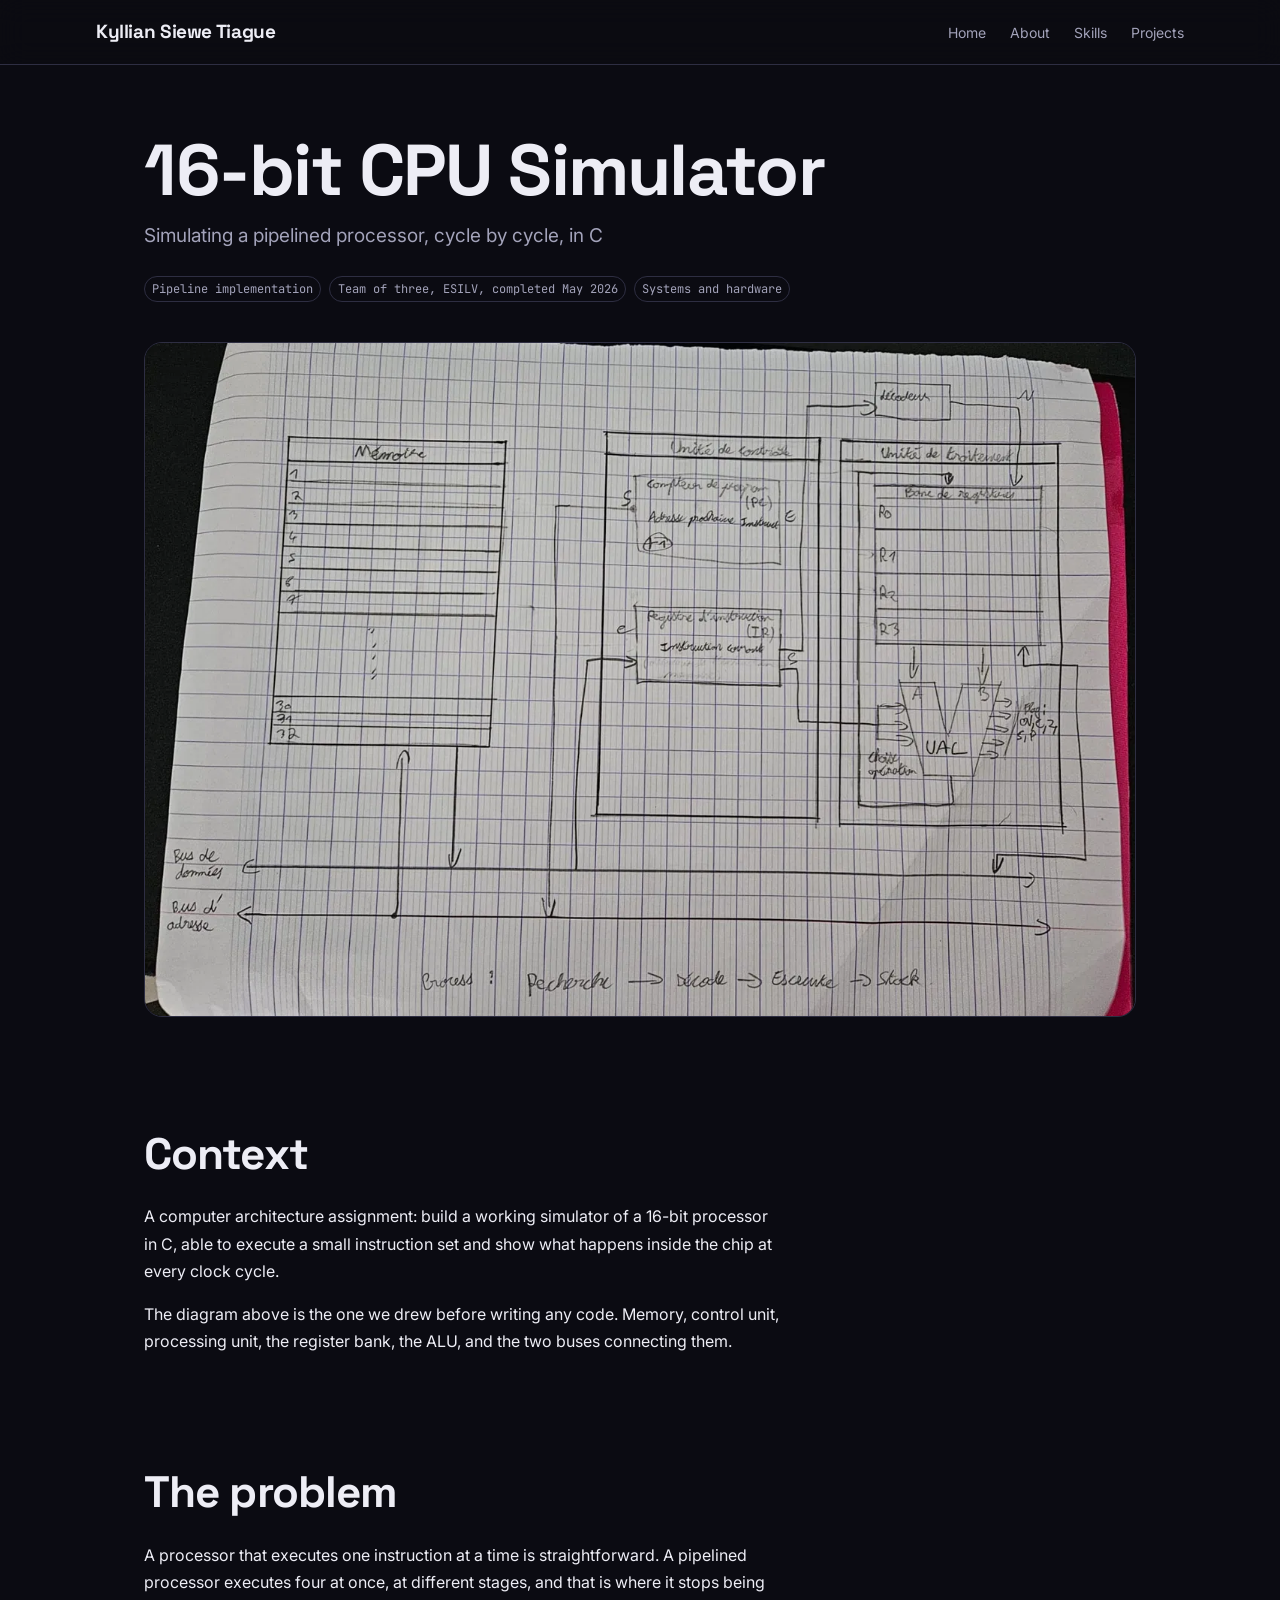
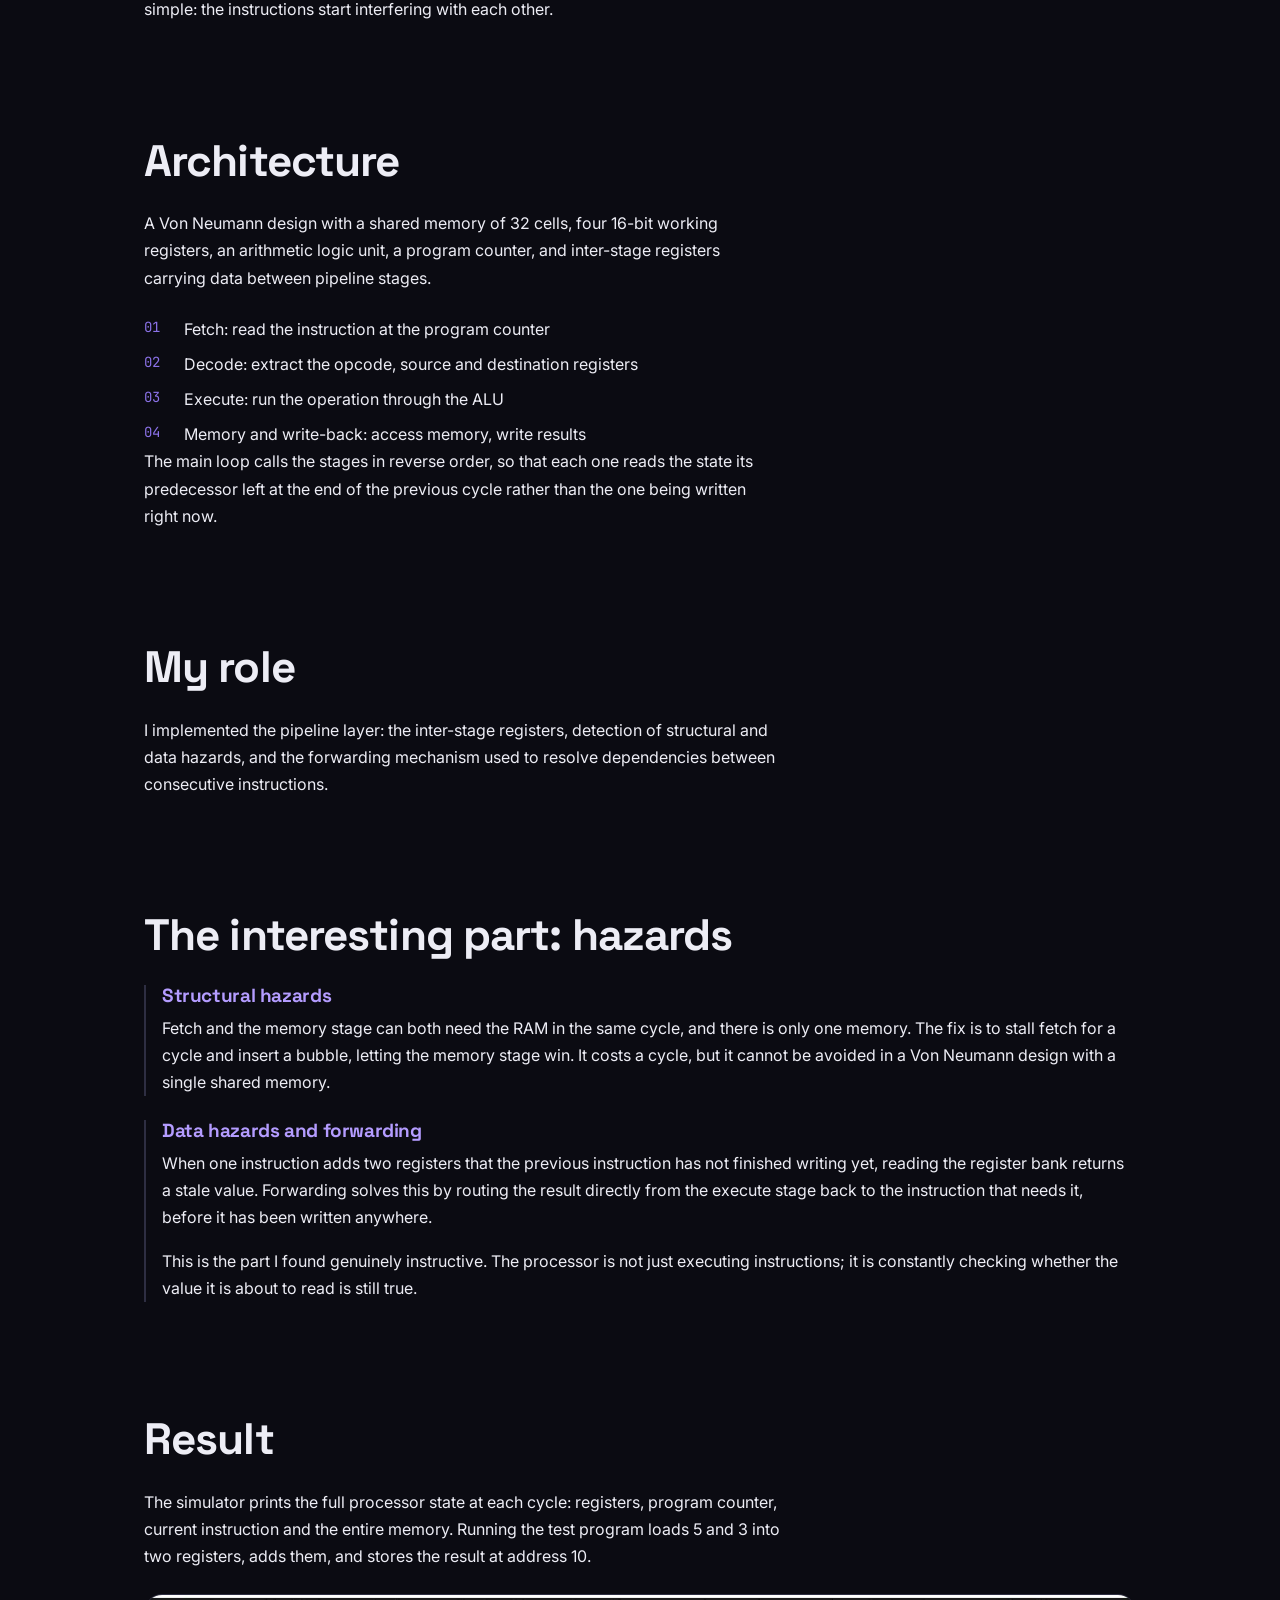
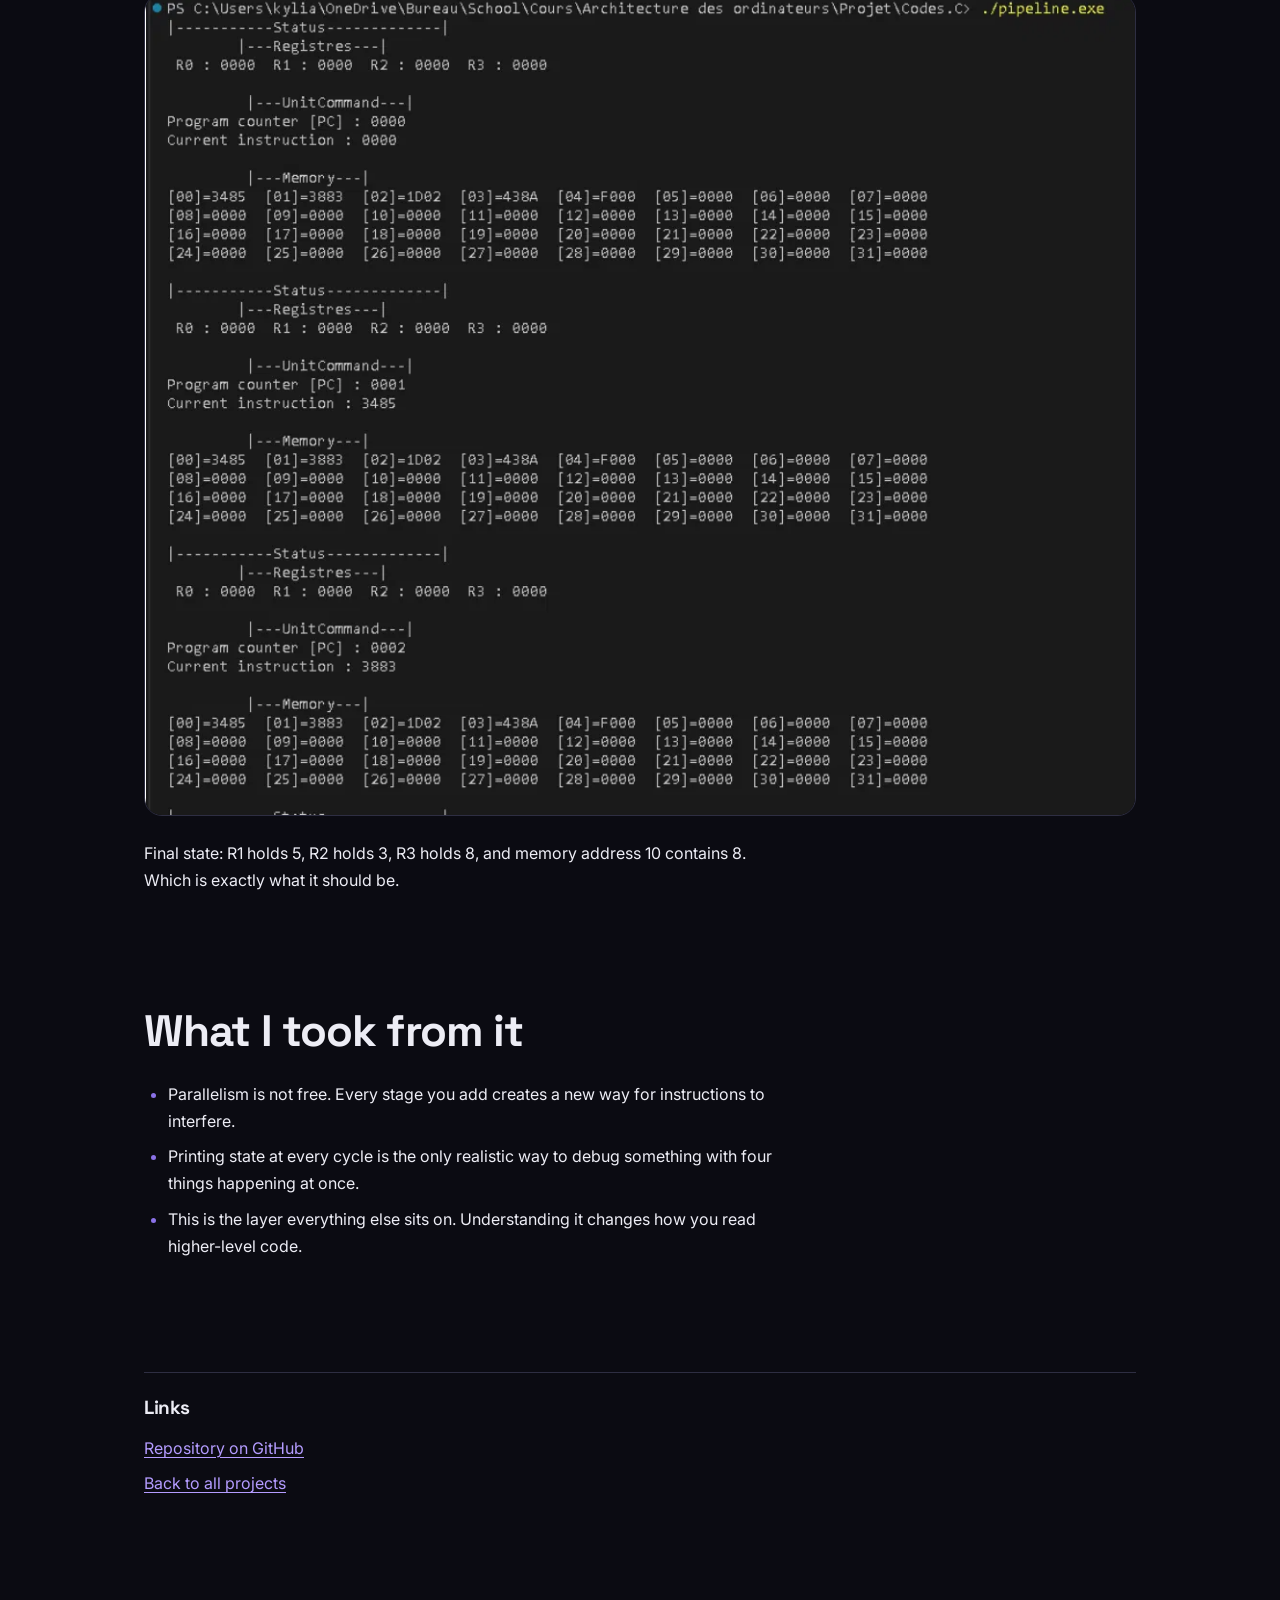
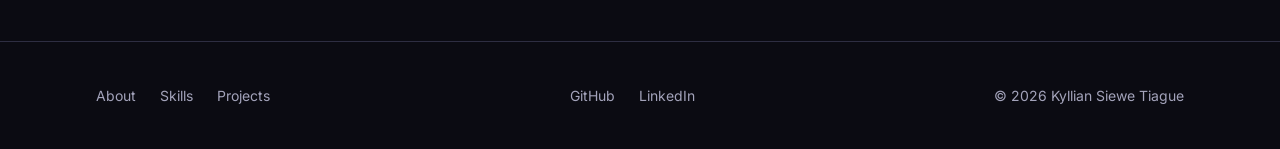
<file: projects/cpu-simulator.html>
<!DOCTYPE html>
<html lang="en">

<head>
    <meta charset="utf-8">
    <meta name="viewport" content="width=device-width, initial-scale=1">

    <title>16-bit CPU Simulator — Kyllian Siewe Tiague</title>
    <meta name="description"
        content="A pipelined 16-bit processor simulator written in C, with hazard detection and forwarding.">

    <link rel="canonical" href="https://example.netlify.app/projects/cpu-simulator.html">
    <link rel="icon" href="../favicon.ico" sizes="32x32">
    <link rel="icon" href="../favicon.svg" type="image/svg+xml">
    <link rel="apple-touch-icon" href="../apple-touch-icon.png">

    <link rel="preconnect" href="https://fonts.googleapis.com">
    <link rel="preconnect" href="https://fonts.gstatic.com" crossorigin>
    <link
        href="https://fonts.googleapis.com/css2?family=Space+Grotesk:wght@400;500;700&family=Inter:wght@400;500;700&family=JetBrains+Mono:wght@400;500&display=swap"
        rel="stylesheet">

    <link rel="stylesheet" href="../assets/css/tokens.css">
    <link rel="stylesheet" href="../assets/css/base.css">
    <link rel="stylesheet" href="../assets/css/layout.css">
    <link rel="stylesheet" href="../assets/css/components.css">
</head>

<body>

    <a class="skip-link" href="#main-content">Skip to main content</a>

    <header class="site-header">
        <a class="site-header__brand" href="../index.html">Kyllian Siewe Tiague</a>

        <nav class="site-nav" aria-label="Main navigation">
            <ul class="site-nav__list">
                <li><a class="site-nav__link" href="../index.html">Home</a></li>
                <li><a class="site-nav__link" href="../about.html">About</a></li>
                <li><a class="site-nav__link" href="../skills.html">Skills</a></li>
                <li><a class="site-nav__link" href="../projects.html">Projects</a></li>
            </ul>
        </nav>
    </header>

    <main id="main-content">

        <article class="project">

            <header class="project__header">
                <h1 class="project__title">16-bit CPU Simulator</h1>
                <p class="project__tagline">Simulating a pipelined processor, cycle by cycle, in C</p>
                <ul class="project__meta">
                    <li>Pipeline implementation</li>
                    <li>Team of three, ESILV, completed May 2026</li>
                    <li>Systems and hardware</li>
                </ul>
            </header>

            <img class="project__cover" src="../assets/images/projects/cpu-architecture-sketch.jpg"
                alt="Hand-drawn architecture diagram showing memory, control unit, processing unit, data bus and address bus">

            <section aria-labelledby="cpu-context">
                <h2 id="cpu-context">Context</h2>
                <p>
                    A computer architecture assignment: build a working simulator of
                    a 16-bit processor in C, able to execute a small instruction set
                    and show what happens inside the chip at every clock cycle.
                </p>
                <p>
                    The diagram above is the one we drew before writing any code.
                    Memory, control unit, processing unit, the register bank, the
                    ALU, and the two buses connecting them.
                </p>
            </section>

            <section aria-labelledby="cpu-problem">
                <h2 id="cpu-problem">The problem</h2>
                <p>
                    A processor that executes one instruction at a time is
                    straightforward. A pipelined processor executes four at once, at
                    different stages, and that is where it stops being simple: the
                    instructions start interfering with each other.
                </p>
            </section>

            <section aria-labelledby="cpu-architecture">
                <h2 id="cpu-architecture">Architecture</h2>
                <p>
                    A Von Neumann design with a shared memory of 32 cells, four
                    16-bit working registers, an arithmetic logic unit, a program
                    counter, and inter-stage registers carrying data between pipeline
                    stages.
                </p>
                <ol class="step-list">
                    <li>Fetch: read the instruction at the program counter</li>
                    <li>Decode: extract the opcode, source and destination registers</li>
                    <li>Execute: run the operation through the ALU</li>
                    <li>Memory and write-back: access memory, write results</li>
                </ol>
                <p>
                    The main loop calls the stages in reverse order, so that each one
                    reads the state its predecessor left at the end of the previous
                    cycle rather than the one being written right now.
                </p>
            </section>

            <section aria-labelledby="cpu-role">
                <h2 id="cpu-role">My role</h2>
                <p>
                    I implemented the pipeline layer: the inter-stage registers,
                    detection of structural and data hazards, and the forwarding
                    mechanism used to resolve dependencies between consecutive
                    instructions.
                </p>
            </section>

            <section aria-labelledby="cpu-hazards">
                <h2 id="cpu-hazards">The interesting part: hazards</h2>

                <article class="subsection">
                    <h3 class="subsection__title">Structural hazards</h3>
                    <p>
                        Fetch and the memory stage can both need the RAM in the same
                        cycle, and there is only one memory. The fix is to stall
                        fetch for a cycle and insert a bubble, letting the memory
                        stage win. It costs a cycle, but it cannot be avoided in a
                        Von Neumann design with a single shared memory.
                    </p>
                </article>

                <article class="subsection">
                    <h3 class="subsection__title">Data hazards and forwarding</h3>
                    <p>
                        When one instruction adds two registers that the previous
                        instruction has not finished writing yet, reading the
                        register bank returns a stale value. Forwarding solves this by
                        routing the result directly from the execute stage back to the
                        instruction that needs it, before it has been written
                        anywhere.
                    </p>
                    <p>
                        This is the part I found genuinely instructive. The processor
                        is not just executing instructions; it is constantly checking
                        whether the value it is about to read is still true.
                    </p>
                </article>
            </section>

            <section aria-labelledby="cpu-result">
                <h2 id="cpu-result">Result</h2>
                <p>
                    The simulator prints the full processor state at each cycle:
                    registers, program counter, current instruction and the entire
                    memory. Running the test program loads 5 and 3 into two
                    registers, adds them, and stores the result at address 10.
                </p>
                <img class="project__figure" src="../assets/images/projects/cpu-output-final.jpg"
                    alt="Terminal output showing the final processor state with registers and memory contents">
                <p>
                    Final state: R1 holds 5, R2 holds 3, R3 holds 8, and memory
                    address 10 contains 8. Which is exactly what it should be.
                </p>
            </section>

            <section aria-labelledby="cpu-learned">
                <h2 id="cpu-learned">What I took from it</h2>
                <ul>
                    <li>
                        Parallelism is not free. Every stage you add creates a new
                        way for instructions to interfere.
                    </li>
                    <li>
                        Printing state at every cycle is the only realistic way to
                        debug something with four things happening at once.
                    </li>
                    <li>
                        This is the layer everything else sits on. Understanding it
                        changes how you read higher-level code.
                    </li>
                </ul>
            </section>

            <footer class="project__footer">
                <h2>Links</h2>
                <ul class="project__links">
                    <li><a href="https://github.com/mIsHkA-exe" rel="noopener">Repository on GitHub</a></li>
                    <li><a href="../projects.html">Back to all projects</a></li>
                </ul>
            </footer>

        </article>

    </main>

    <footer class="site-footer">
        <nav aria-label="Footer navigation">
            <ul class="site-footer__links">
                <li><a href="../about.html">About</a></li>
                <li><a href="../skills.html">Skills</a></li>
                <li><a href="../projects.html">Projects</a></li>
            </ul>
        </nav>

        <ul class="site-footer__social">
            <li><a href="https://github.com/mIsHkA-exe" rel="noopener">GitHub</a></li>
            <li><a href="https://www.linkedin.com/in/kyllian-siewe-tiague" rel="noopener">LinkedIn</a></li>
        </ul>

        <p><small>&copy; 2026 Kyllian Siewe Tiague</small></p>
    </footer>

</body>

</html>
</file>
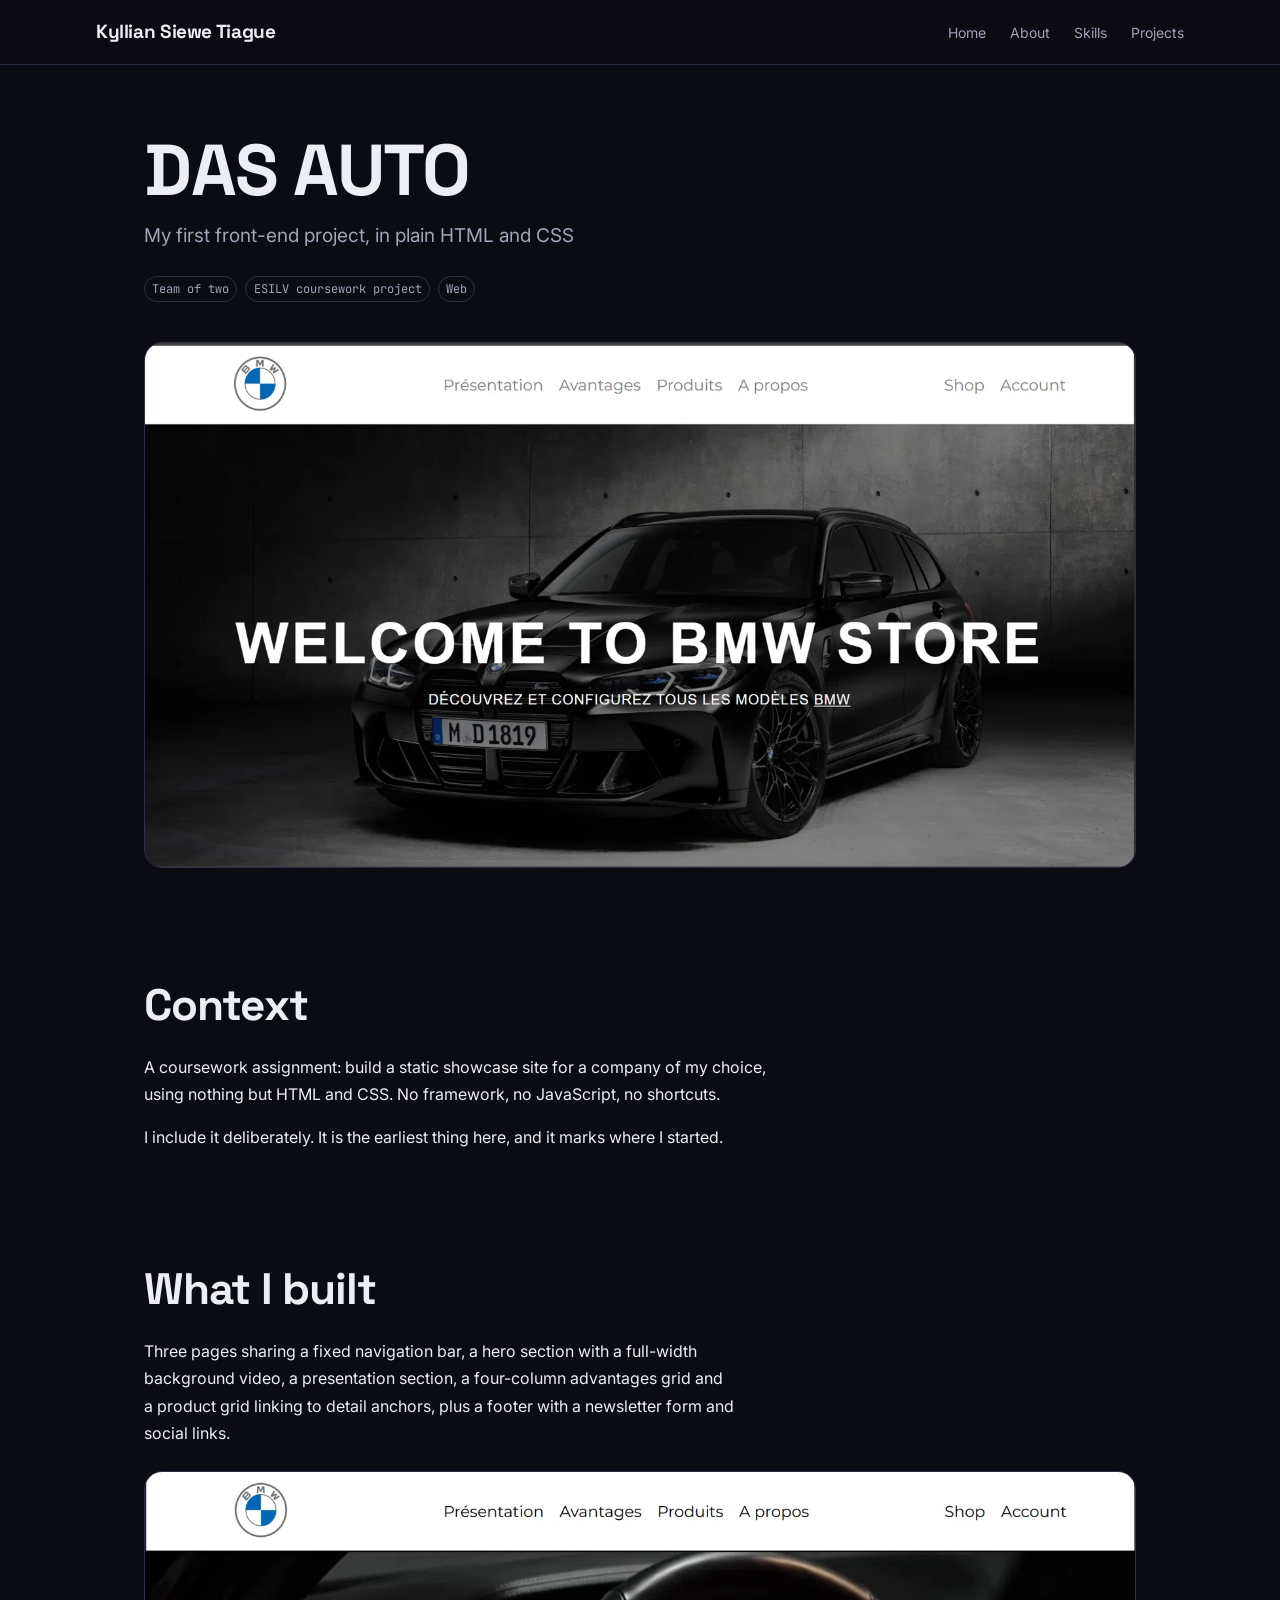
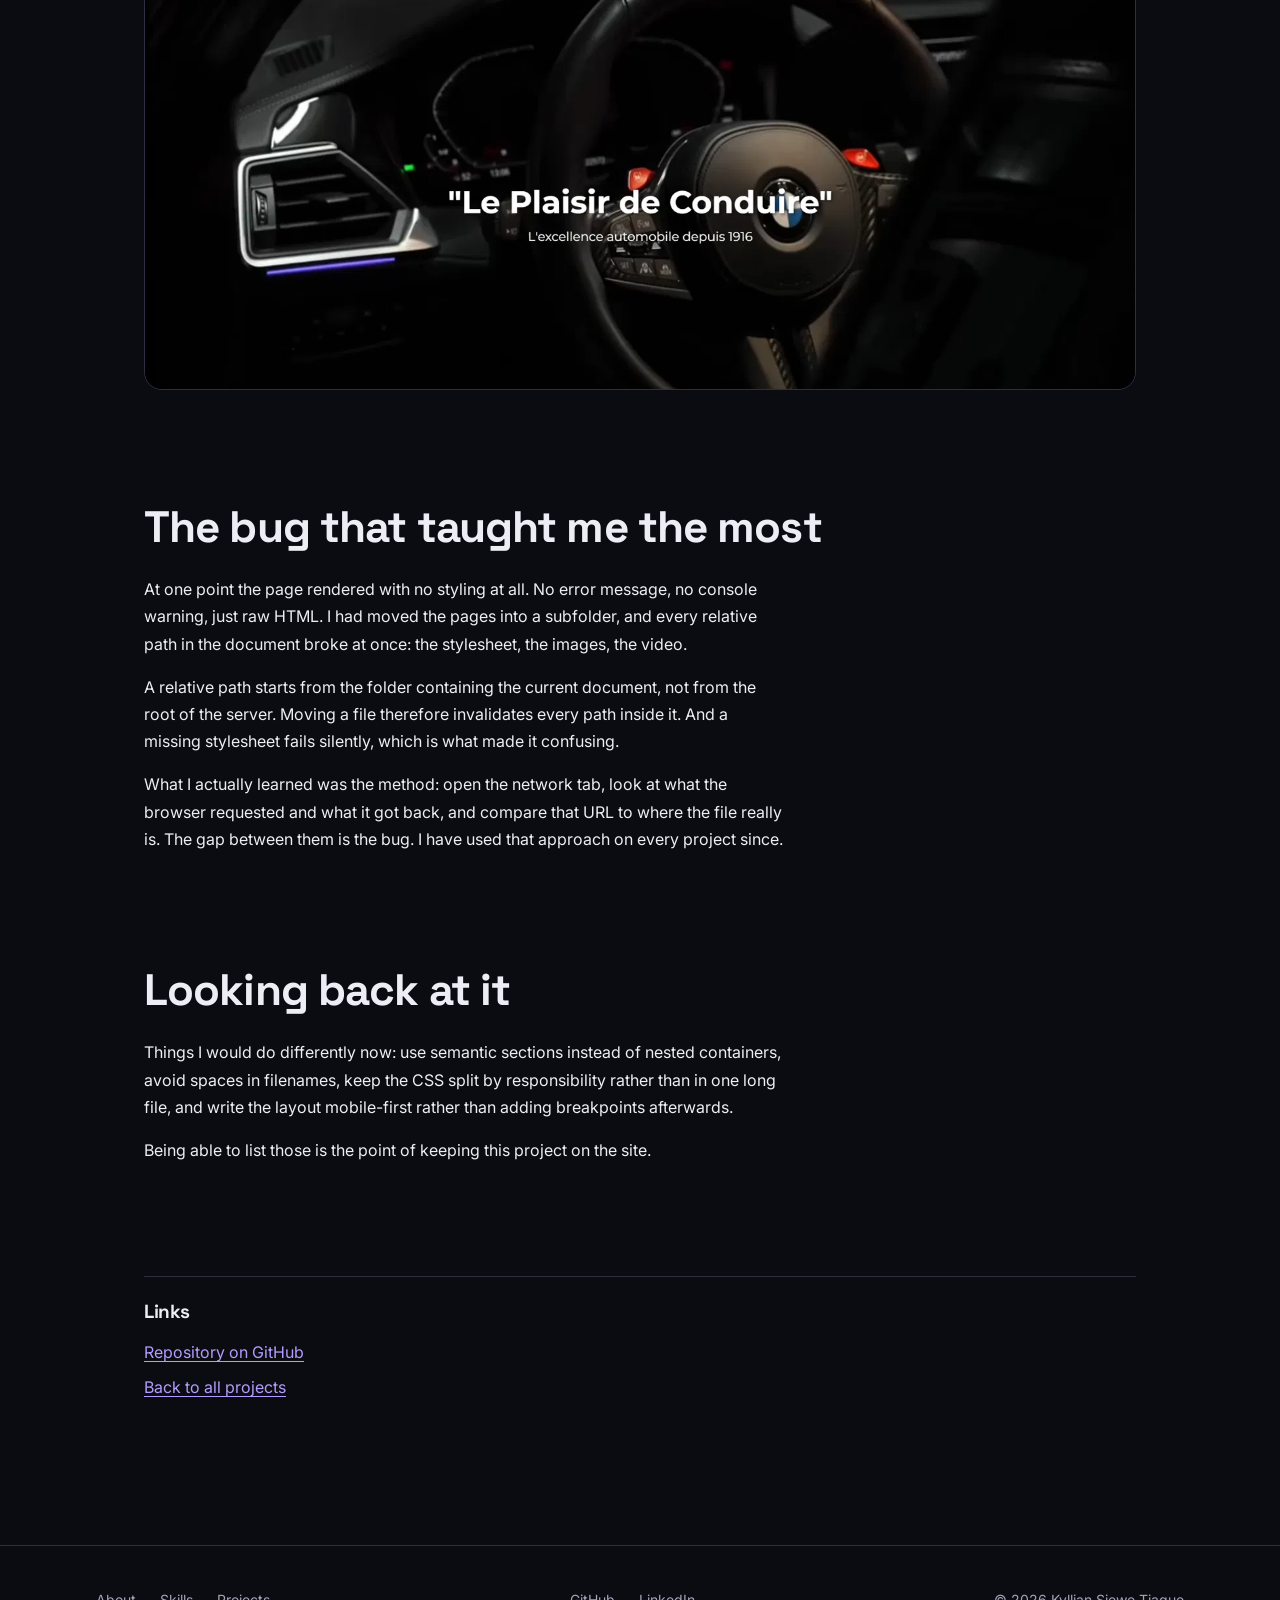
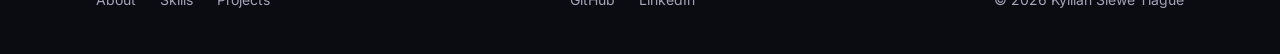
<file: projects/das-auto.html>
<!DOCTYPE html>
<html lang="en">

<head>
    <meta charset="utf-8">
    <meta name="viewport" content="width=device-width, initial-scale=1">

    <title>DAS AUTO — Kyllian Siewe Tiague</title>
    <meta name="description"
        content="A static showcase site built with HTML and CSS only, and the path bug it taught me to diagnose.">

    <link rel="canonical" href="https://example.netlify.app/projects/das-auto.html">
    <link rel="icon" href="../favicon.ico" sizes="32x32">
    <link rel="icon" href="../favicon.svg" type="image/svg+xml">
    <link rel="apple-touch-icon" href="../apple-touch-icon.png">

    <link rel="preconnect" href="https://fonts.googleapis.com">
    <link rel="preconnect" href="https://fonts.gstatic.com" crossorigin>
    <link
        href="https://fonts.googleapis.com/css2?family=Space+Grotesk:wght@400;500;700&family=Inter:wght@400;500;700&family=JetBrains+Mono:wght@400;500&display=swap"
        rel="stylesheet">

    <link rel="stylesheet" href="../assets/css/tokens.css">
    <link rel="stylesheet" href="../assets/css/base.css">
    <link rel="stylesheet" href="../assets/css/layout.css">
    <link rel="stylesheet" href="../assets/css/components.css">
</head>

<body>

    <a class="skip-link" href="#main-content">Skip to main content</a>

    <header class="site-header">
        <a class="site-header__brand" href="../index.html">Kyllian Siewe Tiague</a>

        <nav class="site-nav" aria-label="Main navigation">
            <ul class="site-nav__list">
                <li><a class="site-nav__link" href="../index.html">Home</a></li>
                <li><a class="site-nav__link" href="../about.html">About</a></li>
                <li><a class="site-nav__link" href="../skills.html">Skills</a></li>
                <li><a class="site-nav__link" href="../projects.html">Projects</a></li>
            </ul>
        </nav>
    </header>

    <main id="main-content">

        <article class="project">

            <header class="project__header">
                <h1 class="project__title">DAS AUTO</h1>
                <p class="project__tagline">My first front-end project, in plain HTML and CSS</p>
                <ul class="project__meta">
                    <li>Team of two</li>
                    <li>ESILV coursework project</li>
                    <li>Web</li>
                </ul>
            </header>

            <img class="project__cover" src="../assets/images/projects/das-auto-hero.jpg"
                alt="Hero section of the DAS AUTO site, with a full-width background video and centred heading">

            <section aria-labelledby="das-context">
                <h2 id="das-context">Context</h2>
                <p>
                    A coursework assignment: build a static showcase site for a
                    company of my choice, using nothing but HTML and CSS. No
                    framework, no JavaScript, no shortcuts.
                </p>
                <p>
                    I include it deliberately. It is the earliest thing here, and it
                    marks where I started.
                </p>
            </section>

            <section aria-labelledby="das-built">
                <h2 id="das-built">What I built</h2>
                <p>
                    Three pages sharing a fixed navigation bar, a hero section with a
                    full-width background video, a presentation section, a
                    four-column advantages grid and a product grid linking to detail
                    anchors, plus a footer with a newsletter form and social links.
                </p>
                <img class="project__figure" src="../assets/images/projects/das-auto-store.jpg"
                    alt="The products page of the DAS AUTO site">
            </section>

            <section aria-labelledby="das-challenge">
                <h2 id="das-challenge">The bug that taught me the most</h2>
                <p>
                    At one point the page rendered with no styling at all. No error
                    message, no console warning, just raw HTML. I had moved the pages
                    into a subfolder, and every relative path in the document broke at
                    once: the stylesheet, the images, the video.
                </p>
                <p>
                    A relative path starts from the folder containing the current
                    document, not from the root of the server. Moving a file
                    therefore invalidates every path inside it. And a missing
                    stylesheet fails silently, which is what made it confusing.
                </p>
                <p>
                    What I actually learned was the method: open the network tab,
                    look at what the browser requested and what it got back, and
                    compare that URL to where the file really is. The gap between
                    them is the bug. I have used that approach on every project
                    since.
                </p>
            </section>

            <section aria-labelledby="das-review">
                <h2 id="das-review">Looking back at it</h2>
                <p>
                    Things I would do differently now: use semantic sections instead
                    of nested containers, avoid spaces in filenames, keep the CSS
                    split by responsibility rather than in one long file, and write
                    the layout mobile-first rather than adding breakpoints
                    afterwards.
                </p>
                <p>
                    Being able to list those is the point of keeping this project on
                    the site.
                </p>
            </section>

            <footer class="project__footer">
                <h2>Links</h2>
                <ul class="project__links">
                    <li><a href="https://github.com/mIsHkA-exe" rel="noopener">Repository on GitHub</a></li>
                    <li><a href="../projects.html">Back to all projects</a></li>
                </ul>
            </footer>

        </article>

    </main>

    <footer class="site-footer">
        <nav aria-label="Footer navigation">
            <ul class="site-footer__links">
                <li><a href="../about.html">About</a></li>
                <li><a href="../skills.html">Skills</a></li>
                <li><a href="../projects.html">Projects</a></li>
            </ul>
        </nav>

        <ul class="site-footer__social">
            <li><a href="https://github.com/mIsHkA-exe" rel="noopener">GitHub</a></li>
            <li><a href="https://www.linkedin.com/in/kyllian-siewe-tiague" rel="noopener">LinkedIn</a></li>
        </ul>

        <p><small>&copy; 2026 Kyllian Siewe Tiague</small></p>
    </footer>

</body>

</html>
</file>
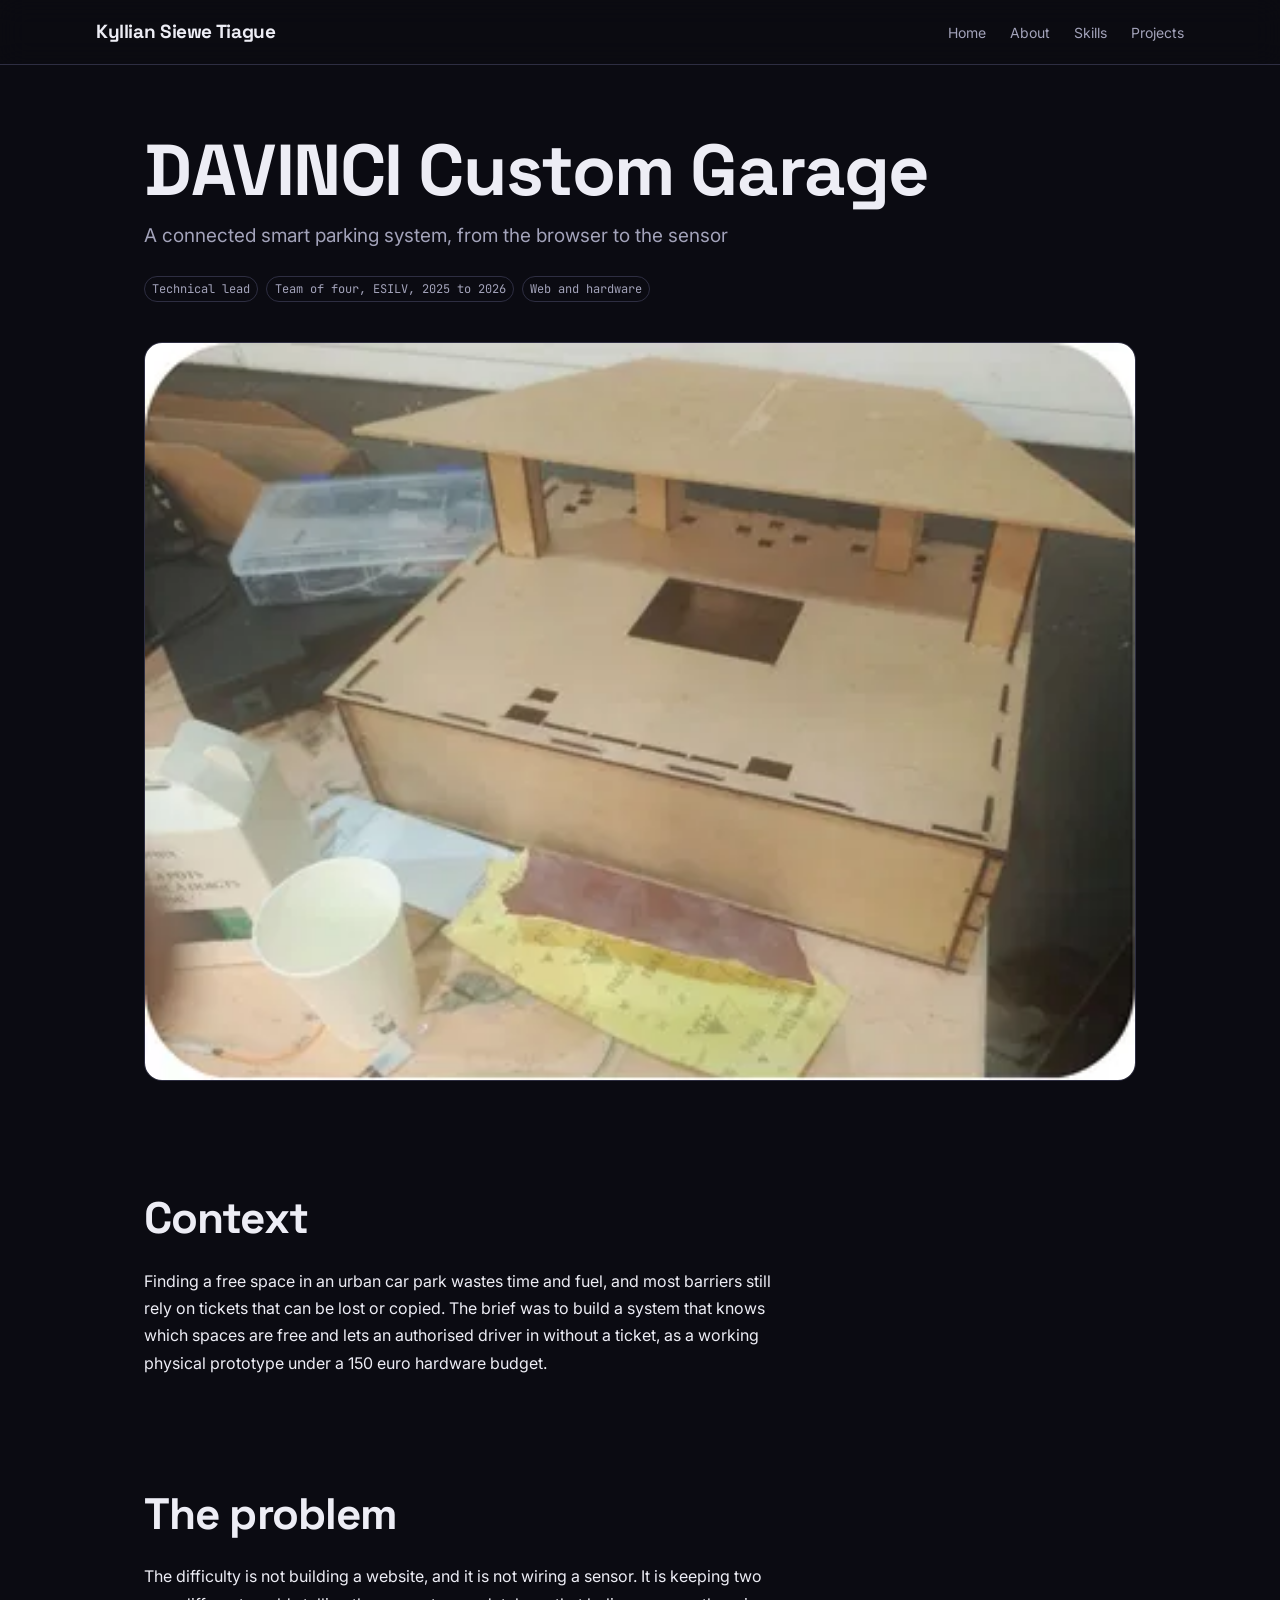
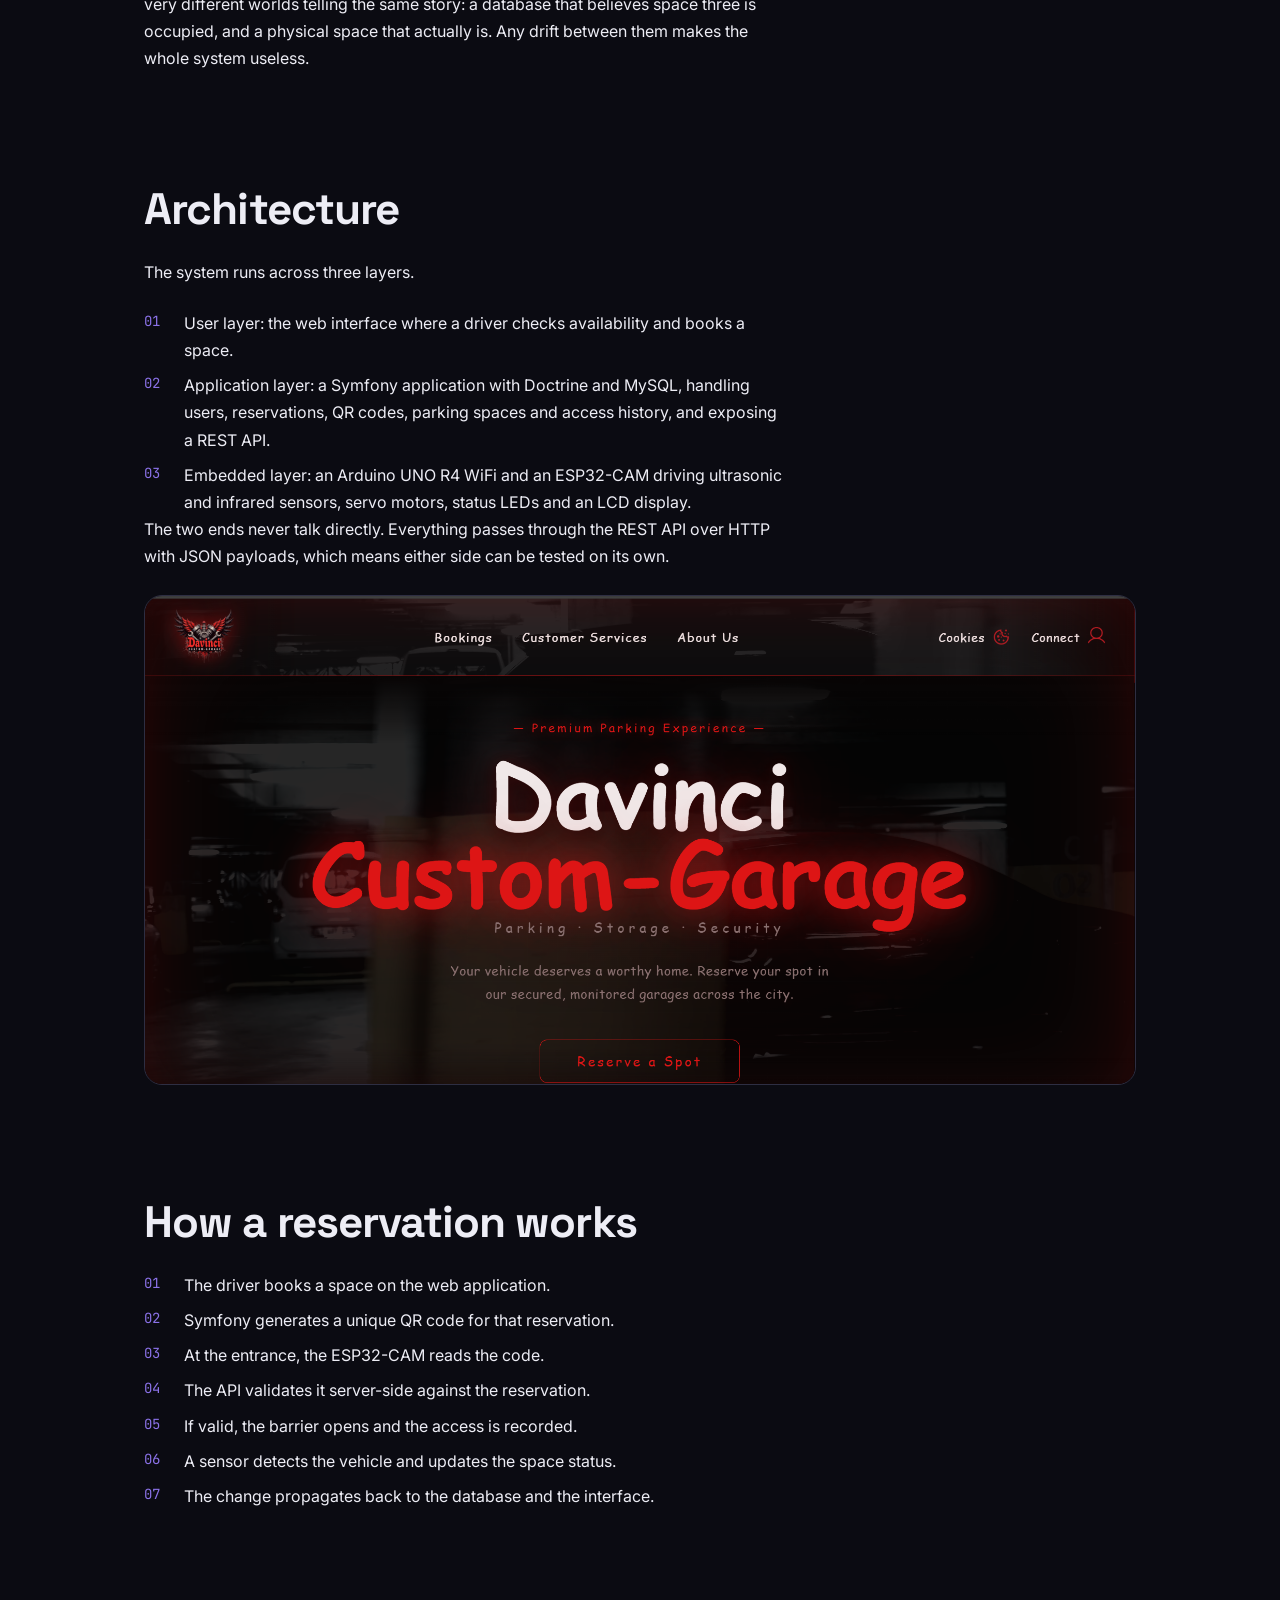
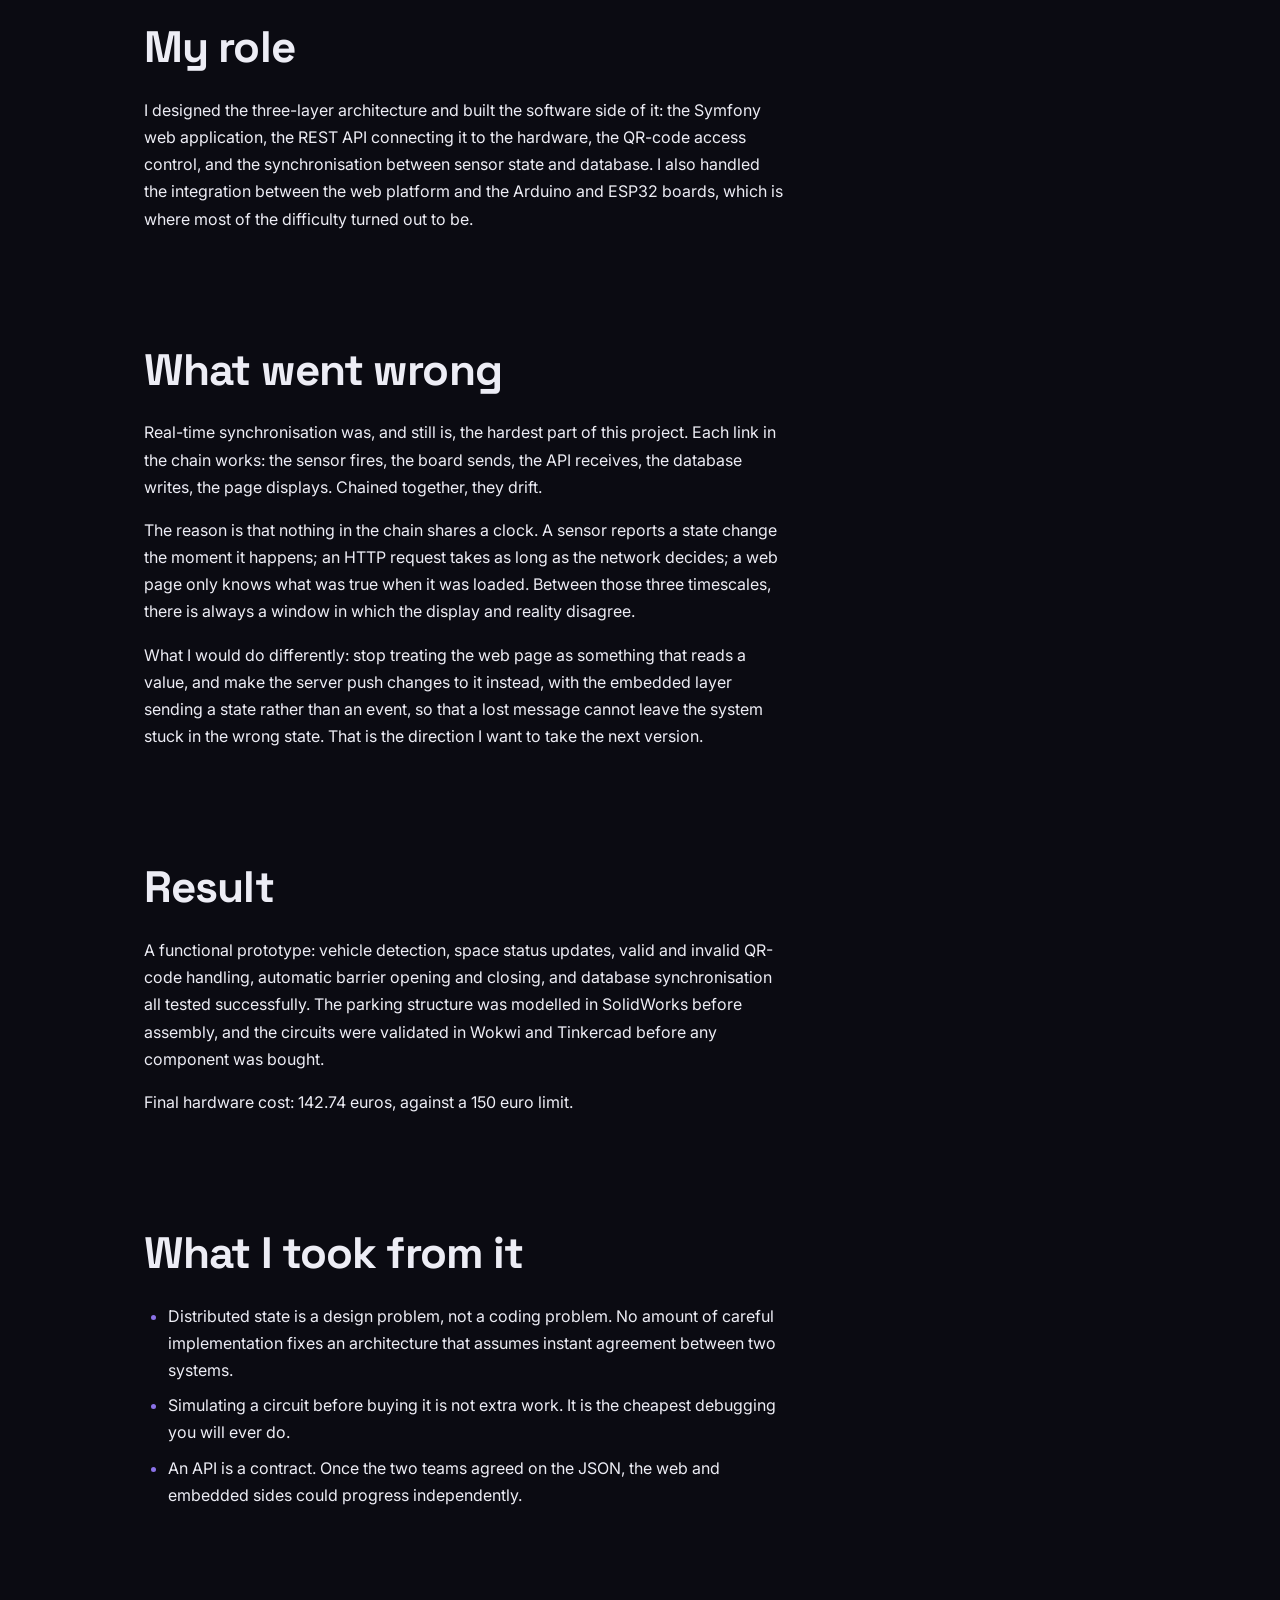
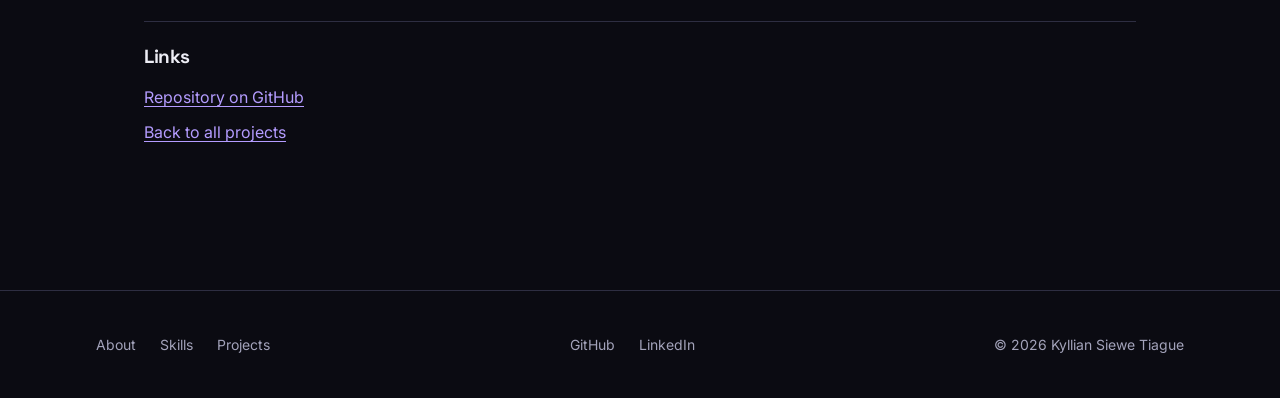
<file: projects/davinci-custom-garage.html>
<!DOCTYPE html>
<html lang="en">

<head>
    <meta charset="utf-8">
    <meta name="viewport" content="width=device-width, initial-scale=1">

    <title>DAVINCI Custom Garage — Kyllian Siewe Tiague</title>
    <meta name="description"
        content="A connected smart parking system combining Symfony, a REST API, Arduino and ESP32.">

    <link rel="canonical" href="https://example.netlify.app/projects/davinci-custom-garage.html">
    <link rel="icon" href="../favicon.ico" sizes="32x32">
    <link rel="icon" href="../favicon.svg" type="image/svg+xml">
    <link rel="apple-touch-icon" href="../apple-touch-icon.png">

    <link rel="preconnect" href="https://fonts.googleapis.com">
    <link rel="preconnect" href="https://fonts.gstatic.com" crossorigin>
    <link
        href="https://fonts.googleapis.com/css2?family=Space+Grotesk:wght@400;500;700&family=Inter:wght@400;500;700&family=JetBrains+Mono:wght@400;500&display=swap"
        rel="stylesheet">

    <link rel="stylesheet" href="../assets/css/tokens.css">
    <link rel="stylesheet" href="../assets/css/base.css">
    <link rel="stylesheet" href="../assets/css/layout.css">
    <link rel="stylesheet" href="../assets/css/components.css">
</head>

<body>

    <a class="skip-link" href="#main-content">Skip to main content</a>

    <header class="site-header">
        <a class="site-header__brand" href="../index.html">Kyllian Siewe Tiague</a>

        <nav class="site-nav" aria-label="Main navigation">
            <ul class="site-nav__list">
                <li><a class="site-nav__link" href="../index.html">Home</a></li>
                <li><a class="site-nav__link" href="../about.html">About</a></li>
                <li><a class="site-nav__link" href="../skills.html">Skills</a></li>
                <li><a class="site-nav__link" href="../projects.html">Projects</a></li>
            </ul>
        </nav>
    </header>

    <main id="main-content">

        <article class="project">

            <header class="project__header">
                <h1 class="project__title">DAVINCI Custom Garage</h1>
                <p class="project__tagline">A connected smart parking system, from the browser to the sensor</p>
                <ul class="project__meta">
                    <li>Technical lead</li>
                    <li>Team of four, ESILV, 2025 to 2026</li>
                    <li>Web and hardware</li>
                </ul>
            </header>

            <img class="project__cover" src="../assets/images/projects/davinci-prototype.jpg"
                alt="Physical scale model of the smart parking prototype, built in laser-cut wood">

            <section aria-labelledby="dav-context">
                <h2 id="dav-context">Context</h2>
                <p>
                    Finding a free space in an urban car park wastes time and fuel,
                    and most barriers still rely on tickets that can be lost or
                    copied. The brief was to build a system that knows which spaces
                    are free and lets an authorised driver in without a ticket, as a
                    working physical prototype under a 150 euro hardware budget.
                </p>
            </section>

            <section aria-labelledby="dav-problem">
                <h2 id="dav-problem">The problem</h2>
                <p>
                    The difficulty is not building a website, and it is not wiring a
                    sensor. It is keeping two very different worlds telling the same
                    story: a database that believes space three is occupied, and a
                    physical space that actually is. Any drift between them makes the
                    whole system useless.
                </p>
            </section>

            <section aria-labelledby="dav-architecture">
                <h2 id="dav-architecture">Architecture</h2>
                <p>The system runs across three layers.</p>
                <ol class="step-list">
                    <li>
                        User layer: the web interface where a driver checks
                        availability and books a space.
                    </li>
                    <li>
                        Application layer: a Symfony application with Doctrine and
                        MySQL, handling users, reservations, QR codes, parking spaces
                        and access history, and exposing a REST API.
                    </li>
                    <li>
                        Embedded layer: an Arduino UNO R4 WiFi and an ESP32-CAM
                        driving ultrasonic and infrared sensors, servo motors, status
                        LEDs and an LCD display.
                    </li>
                </ol>
                <p>
                    The two ends never talk directly. Everything passes through the
                    REST API over HTTP with JSON payloads, which means either side
                    can be tested on its own.
                </p>
                <img class="project__figure" src="../assets/images/projects/davinci-home.png"
                    alt="The prototype wiring: ultrasonic sensors, jumper wires and the Arduino board on a cardboard base">
            </section>

            <section aria-labelledby="dav-flow">
                <h2 id="dav-flow">How a reservation works</h2>
                <ol class="step-list">
                    <li>The driver books a space on the web application.</li>
                    <li>Symfony generates a unique QR code for that reservation.</li>
                    <li>At the entrance, the ESP32-CAM reads the code.</li>
                    <li>The API validates it server-side against the reservation.</li>
                    <li>If valid, the barrier opens and the access is recorded.</li>
                    <li>A sensor detects the vehicle and updates the space status.</li>
                    <li>The change propagates back to the database and the interface.</li>
                </ol>
            </section>

            <section aria-labelledby="dav-role">
                <h2 id="dav-role">My role</h2>
                <p>
                    I designed the three-layer architecture and built the software
                    side of it: the Symfony web application, the REST API connecting
                    it to the hardware, the QR-code access control, and the
                    synchronisation between sensor state and database. I also handled
                    the integration between the web platform and the Arduino and
                    ESP32 boards, which is where most of the difficulty turned out to
                    be.
                </p>
            </section>

            <section aria-labelledby="dav-challenge">
                <h2 id="dav-challenge">What went wrong</h2>
                <p>
                    Real-time synchronisation was, and still is, the hardest part of
                    this project. Each link in the chain works: the sensor fires, the
                    board sends, the API receives, the database writes, the page
                    displays. Chained together, they drift.
                </p>
                <p>
                    The reason is that nothing in the chain shares a clock. A sensor
                    reports a state change the moment it happens; an HTTP request
                    takes as long as the network decides; a web page only knows what
                    was true when it was loaded. Between those three timescales,
                    there is always a window in which the display and reality
                    disagree.
                </p>
                <p>
                    What I would do differently: stop treating the web page as
                    something that reads a value, and make the server push changes to
                    it instead, with the embedded layer sending a state rather than
                    an event, so that a lost message cannot leave the system stuck in
                    the wrong state. That is the direction I want to take the next
                    version.
                </p>
            </section>

            <section aria-labelledby="dav-result">
                <h2 id="dav-result">Result</h2>
                <p>
                    A functional prototype: vehicle detection, space status updates,
                    valid and invalid QR-code handling, automatic barrier opening and
                    closing, and database synchronisation all tested successfully.
                    The parking structure was modelled in SolidWorks before assembly,
                    and the circuits were validated in Wokwi and Tinkercad before any
                    component was bought.
                </p>
                <p>Final hardware cost: 142.74 euros, against a 150 euro limit.</p>
            </section>

            <section aria-labelledby="dav-learned">
                <h2 id="dav-learned">What I took from it</h2>
                <ul>
                    <li>
                        Distributed state is a design problem, not a coding problem.
                        No amount of careful implementation fixes an architecture
                        that assumes instant agreement between two systems.
                    </li>
                    <li>
                        Simulating a circuit before buying it is not extra work. It
                        is the cheapest debugging you will ever do.
                    </li>
                    <li>
                        An API is a contract. Once the two teams agreed on the JSON,
                        the web and embedded sides could progress independently.
                    </li>
                </ul>
            </section>

            <footer class="project__footer">
                <h2>Links</h2>
                <ul class="project__links">
                    <li><a href="https://github.com/mIsHkA-exe" rel="noopener">Repository on GitHub</a></li>
                    <li><a href="../projects.html">Back to all projects</a></li>
                </ul>
            </footer>

        </article>

    </main>

    <footer class="site-footer">
        <nav aria-label="Footer navigation">
            <ul class="site-footer__links">
                <li><a href="../about.html">About</a></li>
                <li><a href="../skills.html">Skills</a></li>
                <li><a href="../projects.html">Projects</a></li>
            </ul>
        </nav>

        <ul class="site-footer__social">
            <li><a href="https://github.com/mIsHkA-exe" rel="noopener">GitHub</a></li>
            <li><a href="https://www.linkedin.com/in/kyllian-siewe-tiague" rel="noopener">LinkedIn</a></li>
        </ul>

        <p><small>&copy; 2026 Kyllian Siewe Tiague</small></p>
    </footer>

</body>

</html>
</file>
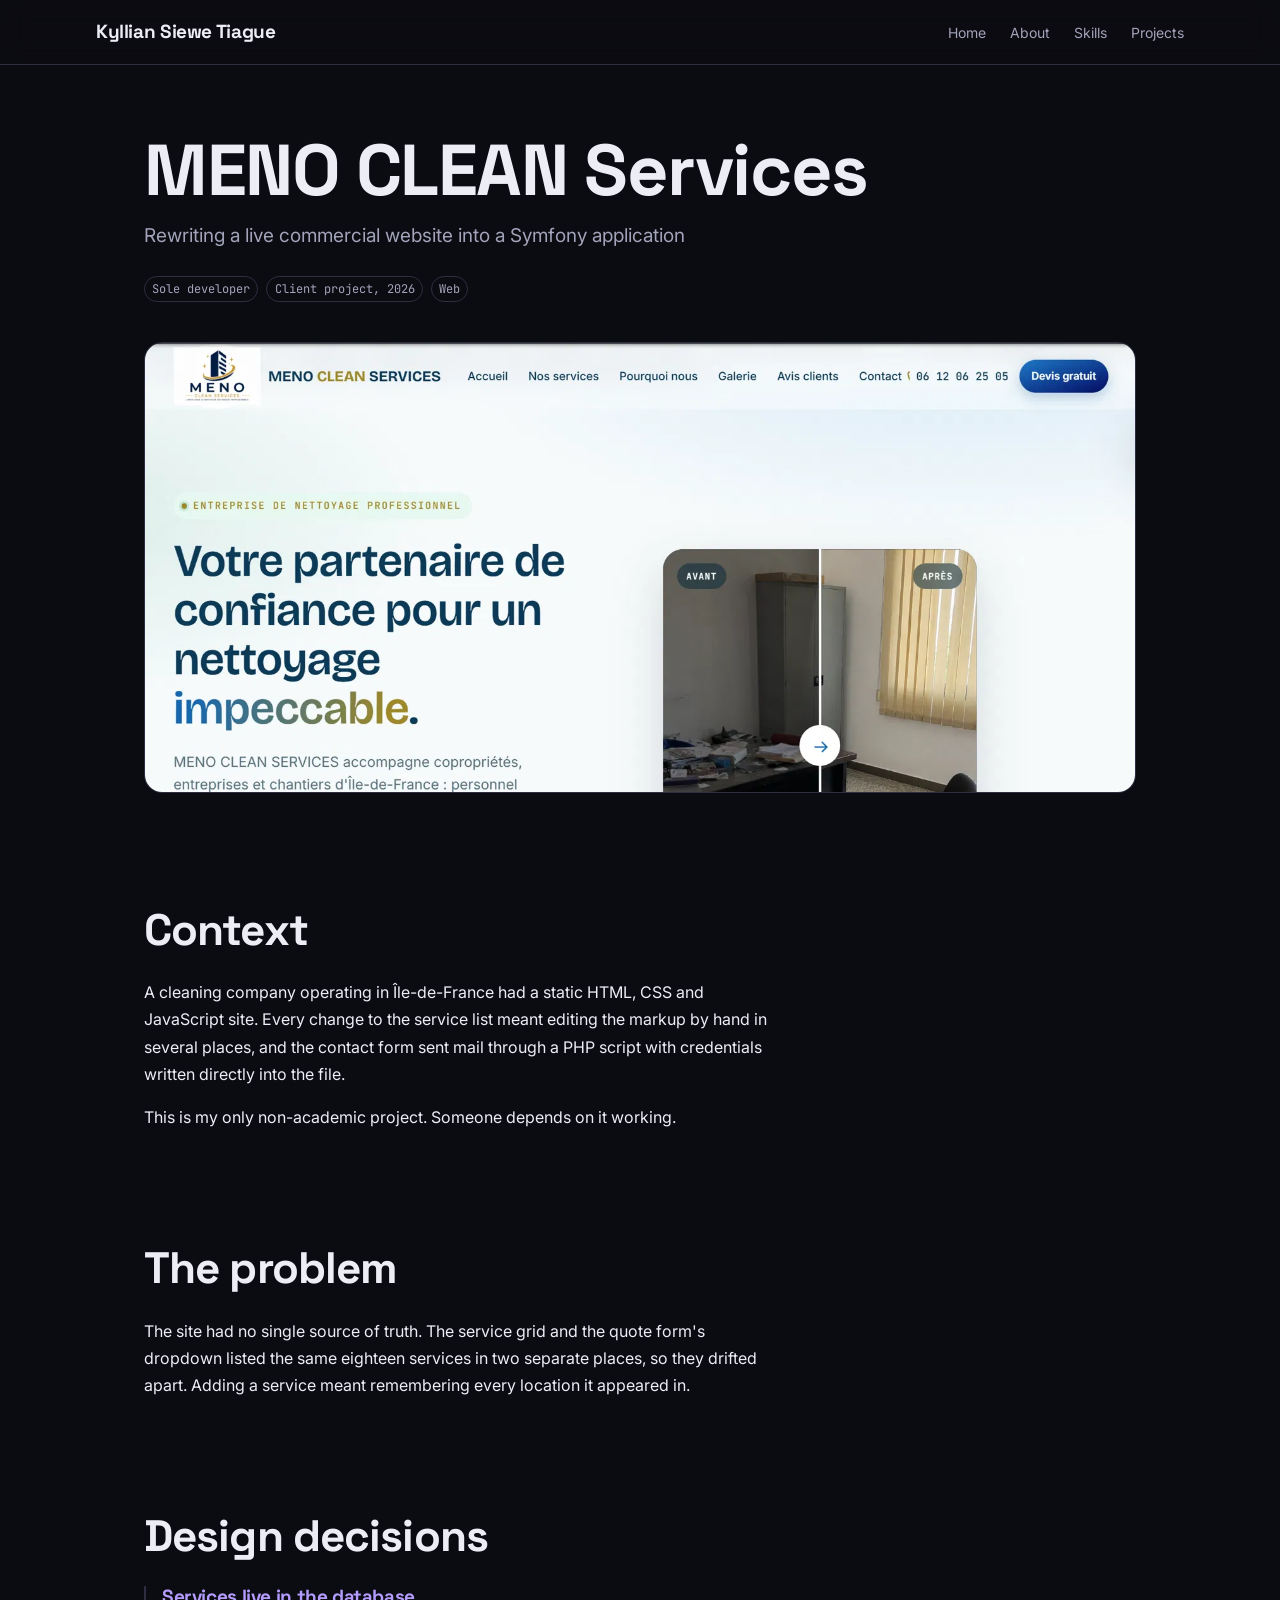
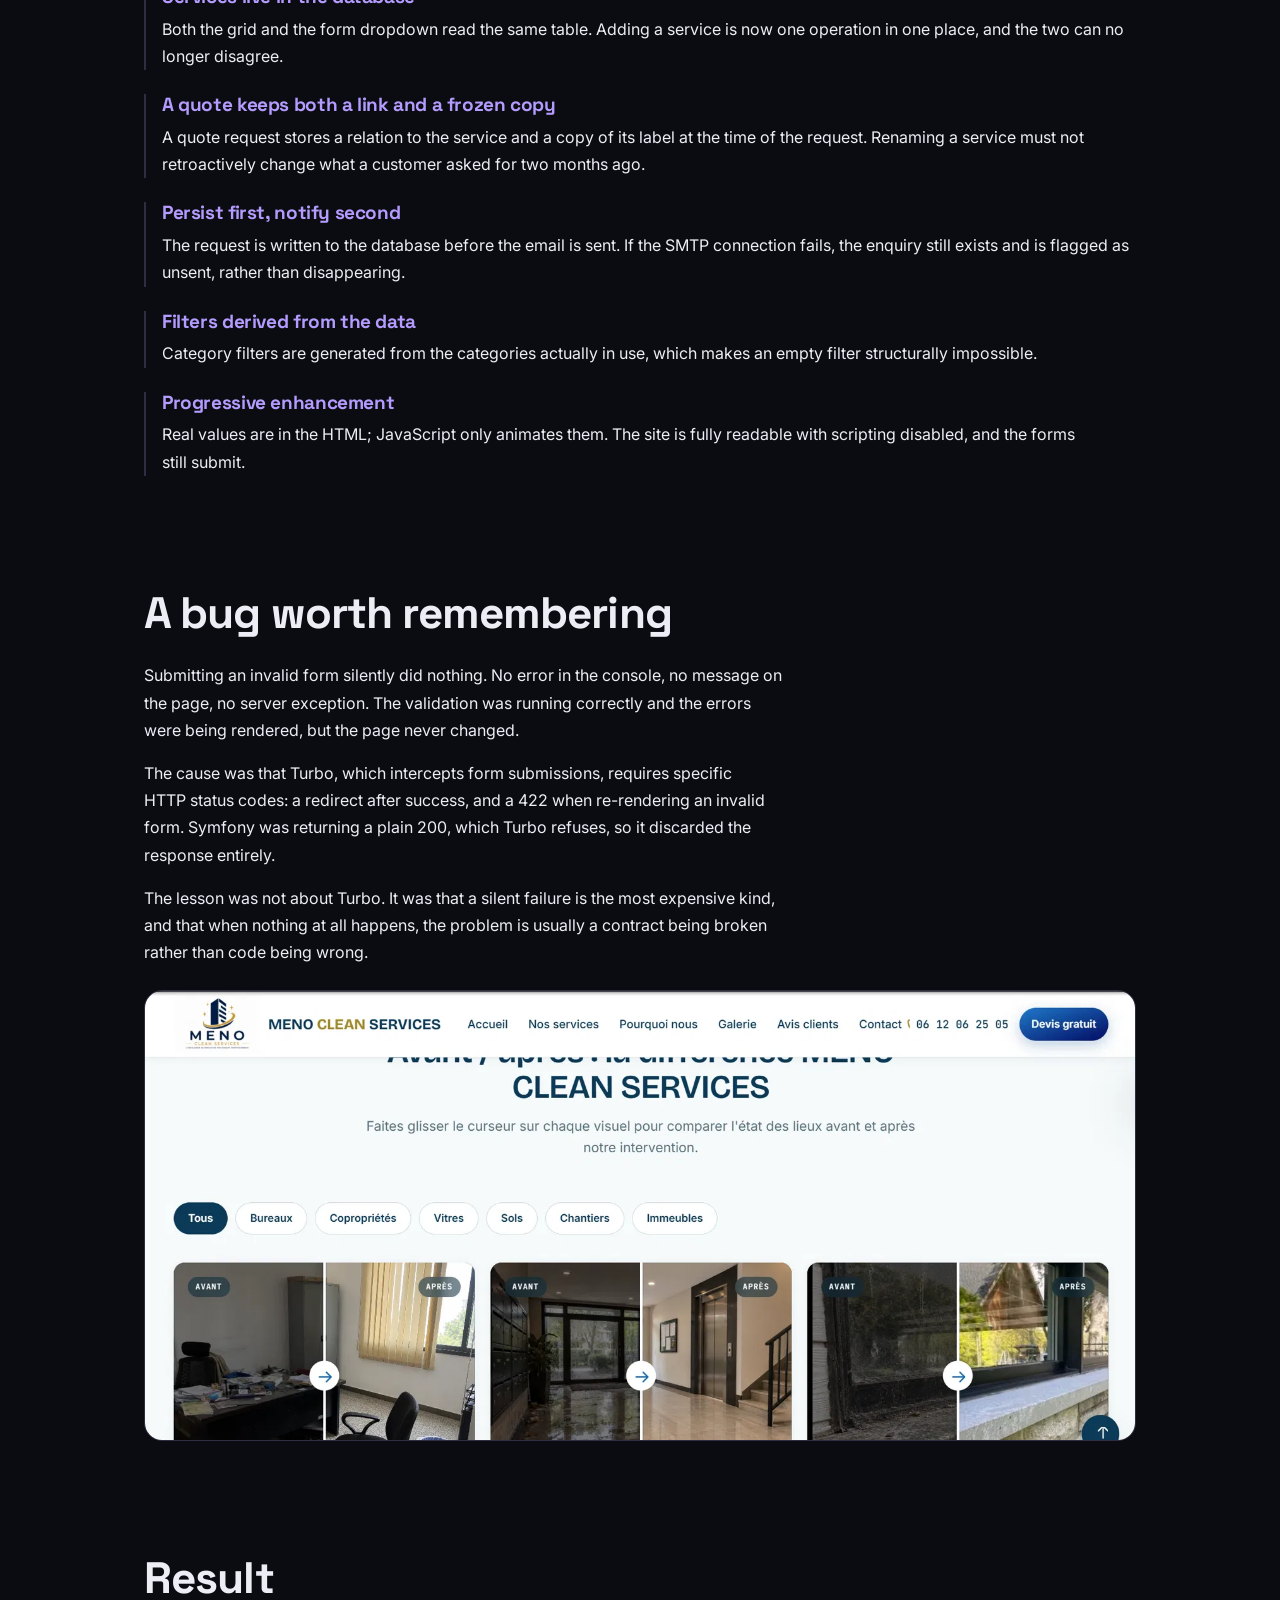
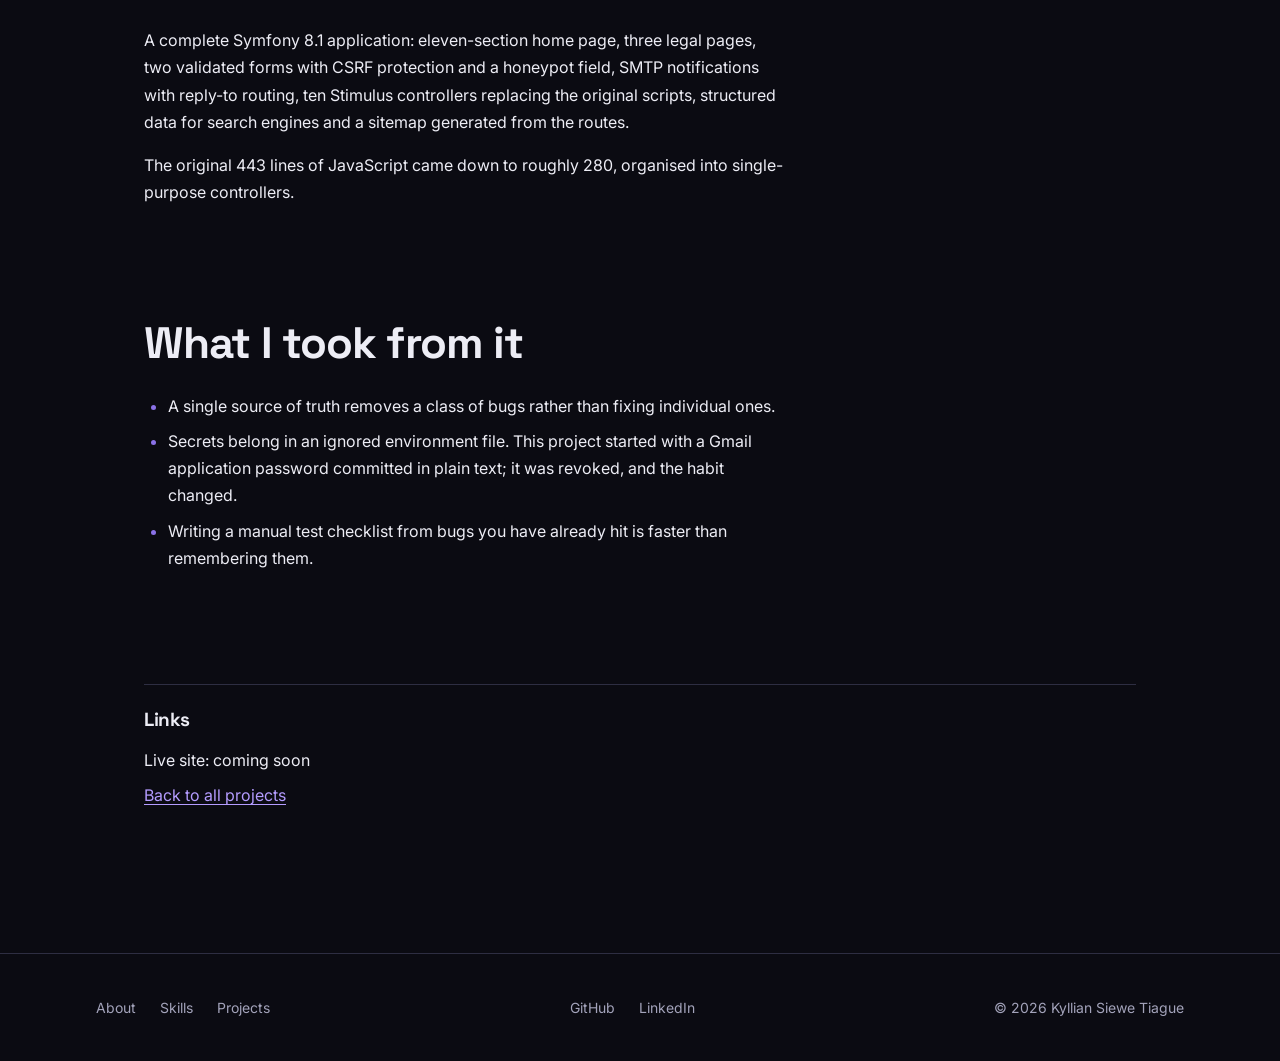
<file: projects/meno-clean-services.html>
<!DOCTYPE html>
<html lang="en">

<head>
    <meta charset="utf-8">
    <meta name="viewport" content="width=device-width, initial-scale=1">

    <title>MENO CLEAN Services — Kyllian Siewe Tiague</title>
    <meta name="description"
        content="Rewriting a live commercial website from static HTML into a Symfony 8.1 application.">

    <link rel="canonical" href="https://example.netlify.app/projects/meno-clean-services.html">
    <link rel="icon" href="../favicon.ico" sizes="32x32">
    <link rel="icon" href="../favicon.svg" type="image/svg+xml">
    <link rel="apple-touch-icon" href="../apple-touch-icon.png">

    <link rel="preconnect" href="https://fonts.googleapis.com">
    <link rel="preconnect" href="https://fonts.gstatic.com" crossorigin>
    <link
        href="https://fonts.googleapis.com/css2?family=Space+Grotesk:wght@400;500;700&family=Inter:wght@400;500;700&family=JetBrains+Mono:wght@400;500&display=swap"
        rel="stylesheet">

    <link rel="stylesheet" href="../assets/css/tokens.css">
    <link rel="stylesheet" href="../assets/css/base.css">
    <link rel="stylesheet" href="../assets/css/layout.css">
    <link rel="stylesheet" href="../assets/css/components.css">
</head>

<body>

    <a class="skip-link" href="#main-content">Skip to main content</a>

    <header class="site-header">
        <a class="site-header__brand" href="../index.html">Kyllian Siewe Tiague</a>

        <nav class="site-nav" aria-label="Main navigation">
            <ul class="site-nav__list">
                <li><a class="site-nav__link" href="../index.html">Home</a></li>
                <li><a class="site-nav__link" href="../about.html">About</a></li>
                <li><a class="site-nav__link" href="../skills.html">Skills</a></li>
                <li><a class="site-nav__link" href="../projects.html">Projects</a></li>
            </ul>
        </nav>
    </header>

    <main id="main-content">

        <article class="project">

            <header class="project__header">
                <h1 class="project__title">MENO CLEAN Services</h1>
                <p class="project__tagline">Rewriting a live commercial website into a Symfony application</p>
                <ul class="project__meta">
                    <li>Sole developer</li>
                    <li>Client project, 2026</li>
                    <li>Web</li>
                </ul>
            </header>

            <img class="project__cover" src="../assets/images/projects/meno-clean-home.jpg"
                alt="Home page of the MENO CLEAN SERVICES website">

            <section aria-labelledby="meno-context">
                <h2 id="meno-context">Context</h2>
                <p>
                    A cleaning company operating in Île-de-France had a static
                    HTML, CSS and JavaScript site. Every change to the service list
                    meant editing the markup by hand in several places, and the
                    contact form sent mail through a PHP script with credentials
                    written directly into the file.
                </p>
                <p>
                    This is my only non-academic project. Someone depends on it
                    working.
                </p>
            </section>

            <section aria-labelledby="meno-problem">
                <h2 id="meno-problem">The problem</h2>
                <p>
                    The site had no single source of truth. The service grid and the
                    quote form's dropdown listed the same eighteen services in two
                    separate places, so they drifted apart. Adding a service meant
                    remembering every location it appeared in.
                </p>
            </section>

            <section aria-labelledby="meno-decisions">
                <h2 id="meno-decisions">Design decisions</h2>

                <article class="subsection">
                    <h3 class="subsection__title">Services live in the database</h3>
                    <p>
                        Both the grid and the form dropdown read the same table.
                        Adding a service is now one operation in one place, and the
                        two can no longer disagree.
                    </p>
                </article>

                <article class="subsection">
                    <h3 class="subsection__title">A quote keeps both a link and a frozen copy</h3>
                    <p>
                        A quote request stores a relation to the service and a copy
                        of its label at the time of the request. Renaming a service
                        must not retroactively change what a customer asked for two
                        months ago.
                    </p>
                </article>

                <article class="subsection">
                    <h3 class="subsection__title">Persist first, notify second</h3>
                    <p>
                        The request is written to the database before the email is
                        sent. If the SMTP connection fails, the enquiry still exists
                        and is flagged as unsent, rather than disappearing.
                    </p>
                </article>

                <article class="subsection">
                    <h3 class="subsection__title">Filters derived from the data</h3>
                    <p>
                        Category filters are generated from the categories actually
                        in use, which makes an empty filter structurally impossible.
                    </p>
                </article>

                <article class="subsection">
                    <h3 class="subsection__title">Progressive enhancement</h3>
                    <p>
                        Real values are in the HTML; JavaScript only animates them.
                        The site is fully readable with scripting disabled, and the
                        forms still submit.
                    </p>
                </article>
            </section>

            <section aria-labelledby="meno-challenge">
                <h2 id="meno-challenge">A bug worth remembering</h2>
                <p>
                    Submitting an invalid form silently did nothing. No error in the
                    console, no message on the page, no server exception. The
                    validation was running correctly and the errors were being
                    rendered, but the page never changed.
                </p>
                <p>
                    The cause was that Turbo, which intercepts form submissions,
                    requires specific HTTP status codes: a redirect after success,
                    and a 422 when re-rendering an invalid form. Symfony was
                    returning a plain 200, which Turbo refuses, so it discarded the
                    response entirely.
                </p>
                <p>
                    The lesson was not about Turbo. It was that a silent failure is
                    the most expensive kind, and that when nothing at all happens,
                    the problem is usually a contract being broken rather than code
                    being wrong.
                </p>
                <img class="project__figure" src="../assets/images/projects/meno-clean-gallery.jpg"
                    alt="The before and after gallery with category filters and comparison sliders">
            </section>

            <section aria-labelledby="meno-result">
                <h2 id="meno-result">Result</h2>
                <p>
                    A complete Symfony 8.1 application: eleven-section home page,
                    three legal pages, two validated forms with CSRF protection and a
                    honeypot field, SMTP notifications with reply-to routing, ten
                    Stimulus controllers replacing the original scripts, structured
                    data for search engines and a sitemap generated from the routes.
                </p>
                <p>
                    The original 443 lines of JavaScript came down to roughly 280,
                    organised into single-purpose controllers.
                </p>
            </section>

            <section aria-labelledby="meno-learned">
                <h2 id="meno-learned">What I took from it</h2>
                <ul>
                    <li>
                        A single source of truth removes a class of bugs rather than
                        fixing individual ones.
                    </li>
                    <li>
                        Secrets belong in an ignored environment file. This project
                        started with a Gmail application password committed in plain
                        text; it was revoked, and the habit changed.
                    </li>
                    <li>
                        Writing a manual test checklist from bugs you have already
                        hit is faster than remembering them.
                    </li>
                </ul>
            </section>

            <footer class="project__footer">
                <h2>Links</h2>
                <ul class="project__links">
                    <li>Live site: coming soon</li>
                    <li><a href="../projects.html">Back to all projects</a></li>
                </ul>
            </footer>

        </article>

    </main>

    <footer class="site-footer">
        <nav aria-label="Footer navigation">
            <ul class="site-footer__links">
                <li><a href="../about.html">About</a></li>
                <li><a href="../skills.html">Skills</a></li>
                <li><a href="../projects.html">Projects</a></li>
            </ul>
        </nav>

        <ul class="site-footer__social">
            <li><a href="https://github.com/mIsHkA-exe" rel="noopener">GitHub</a></li>
            <li><a href="https://www.linkedin.com/in/kyllian-siewe-tiague" rel="noopener">LinkedIn</a></li>
        </ul>

        <p><small>&copy; 2026 Kyllian Siewe Tiague</small></p>
    </footer>

</body>

</html>
</file>
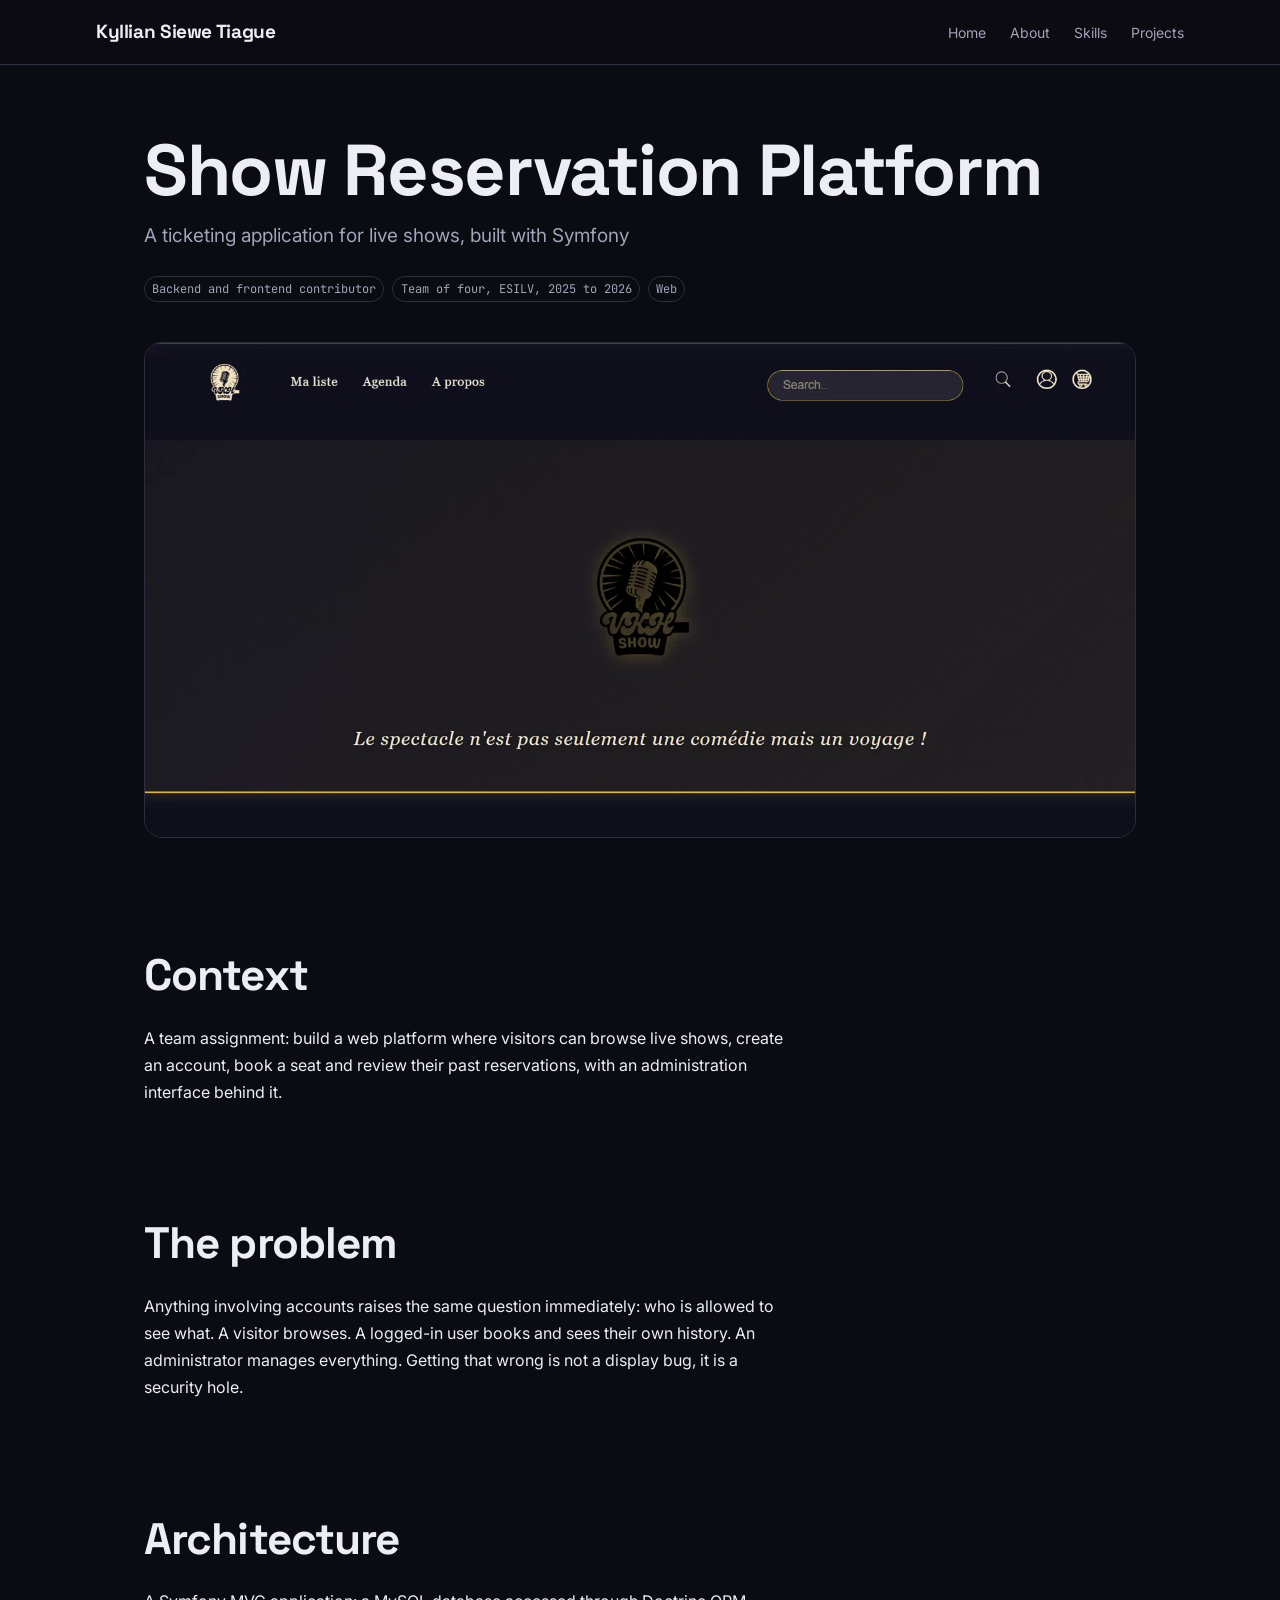
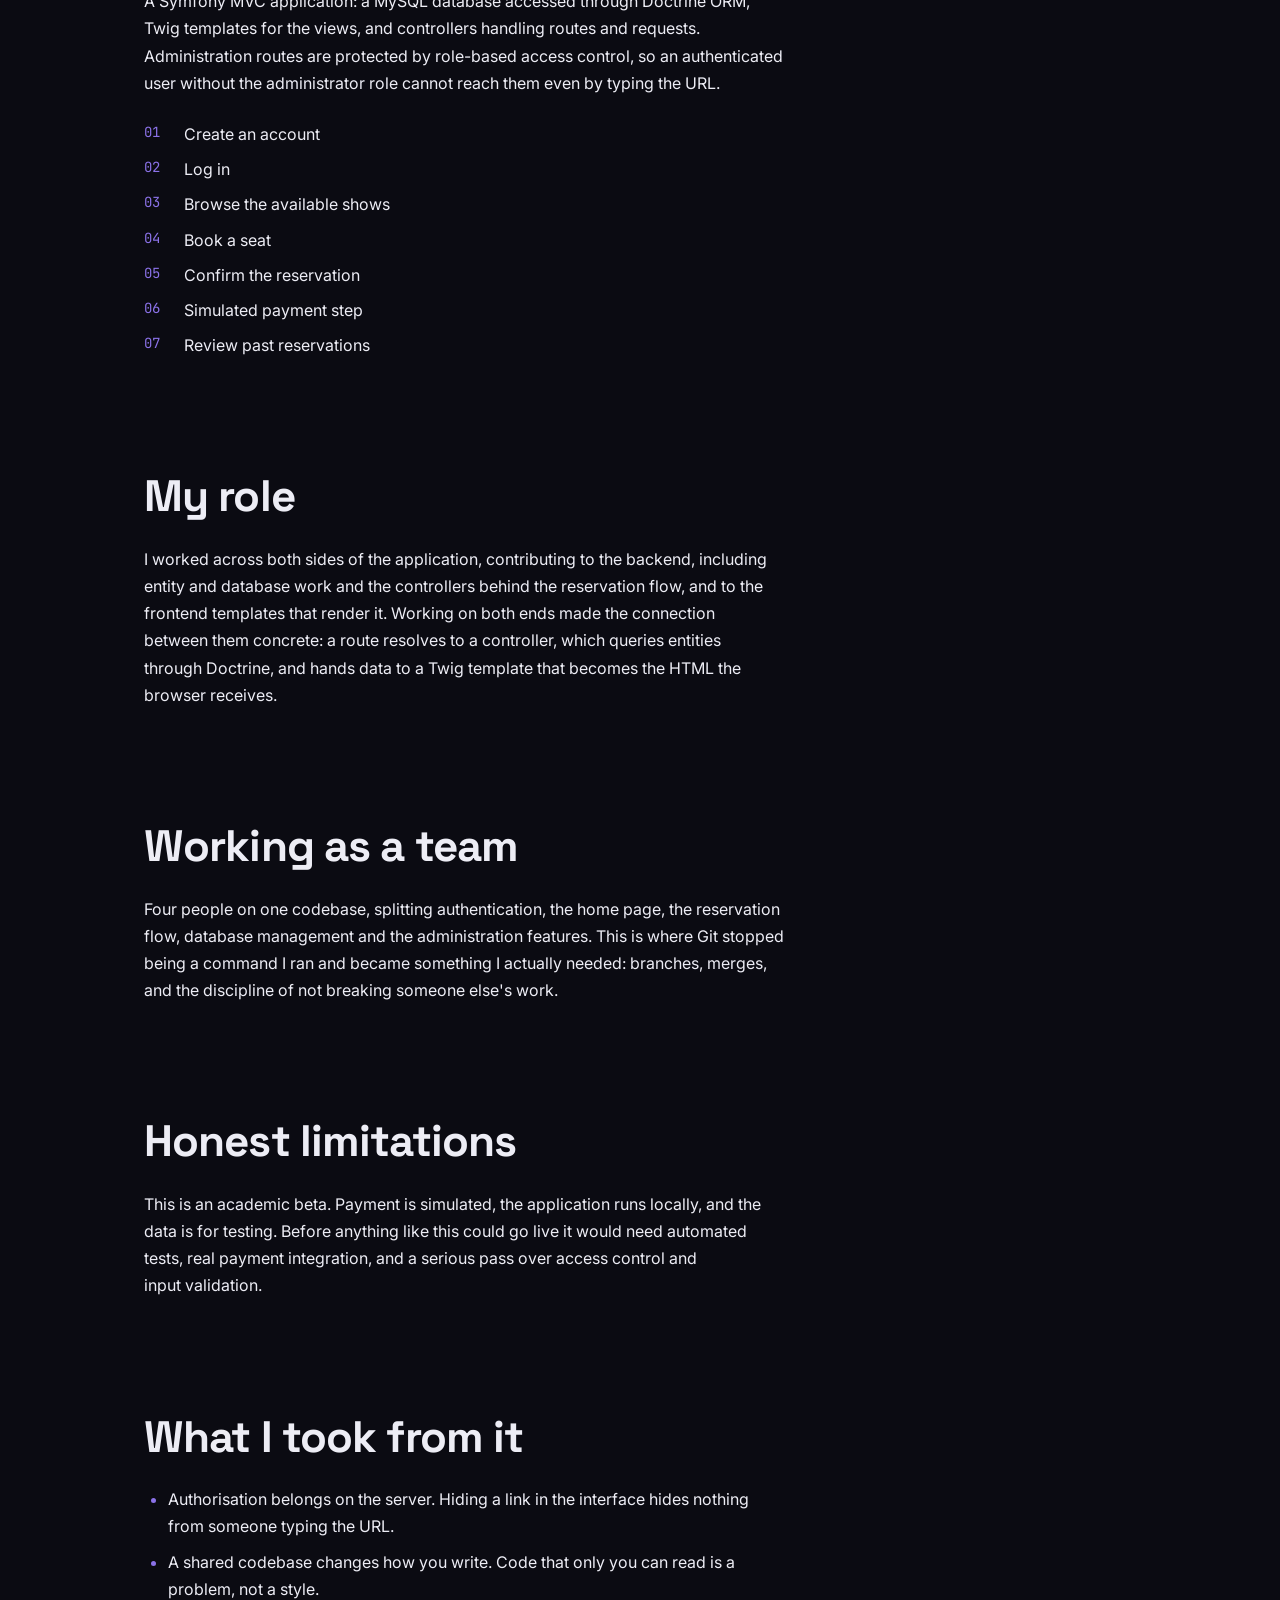
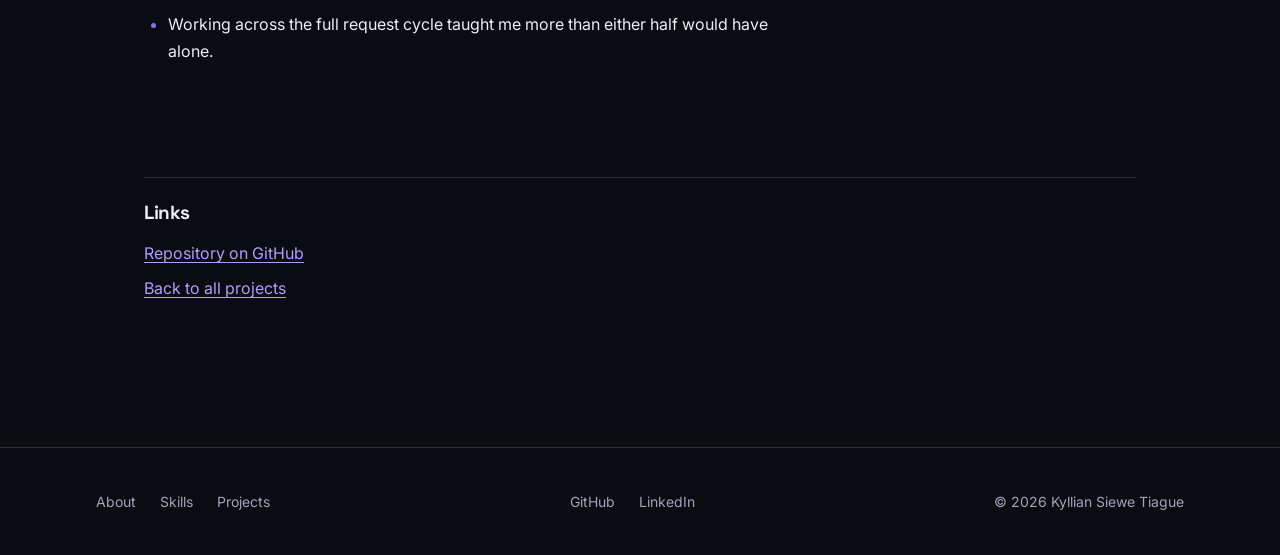
<file: projects/show-reservation.html>
<!DOCTYPE html>
<html lang="en">

<head>
    <meta charset="utf-8">
    <meta name="viewport" content="width=device-width, initial-scale=1">

    <title>Show Reservation Platform — Kyllian Siewe Tiague</title>
    <meta name="description"
        content="A Symfony ticketing application with authentication, reservations and role-based administration.">

    <link rel="canonical" href="https://example.netlify.app/projects/show-reservation.html">
    <link rel="icon" href="../favicon.ico" sizes="32x32">
    <link rel="icon" href="../favicon.svg" type="image/svg+xml">
    <link rel="apple-touch-icon" href="../apple-touch-icon.png">

    <link rel="preconnect" href="https://fonts.googleapis.com">
    <link rel="preconnect" href="https://fonts.gstatic.com" crossorigin>
    <link
        href="https://fonts.googleapis.com/css2?family=Space+Grotesk:wght@400;500;700&family=Inter:wght@400;500;700&family=JetBrains+Mono:wght@400;500&display=swap"
        rel="stylesheet">

    <link rel="stylesheet" href="../assets/css/tokens.css">
    <link rel="stylesheet" href="../assets/css/base.css">
    <link rel="stylesheet" href="../assets/css/layout.css">
    <link rel="stylesheet" href="../assets/css/components.css">
</head>

<body>

    <a class="skip-link" href="#main-content">Skip to main content</a>

    <header class="site-header">
        <a class="site-header__brand" href="../index.html">Kyllian Siewe Tiague</a>

        <nav class="site-nav" aria-label="Main navigation">
            <ul class="site-nav__list">
                <li><a class="site-nav__link" href="../index.html">Home</a></li>
                <li><a class="site-nav__link" href="../about.html">About</a></li>
                <li><a class="site-nav__link" href="../skills.html">Skills</a></li>
                <li><a class="site-nav__link" href="../projects.html">Projects</a></li>
            </ul>
        </nav>
    </header>

    <main id="main-content">

        <article class="project">

            <header class="project__header">
                <h1 class="project__title">Show Reservation Platform</h1>
                <p class="project__tagline">A ticketing application for live shows, built with Symfony</p>
                <ul class="project__meta">
                    <li>Backend and frontend contributor</li>
                    <li>Team of four, ESILV, 2025 to 2026</li>
                    <li>Web</li>
                </ul>
            </header>

            <img class="project__cover" src="../assets/images/projects/vkh-show-home.jpg"
                alt="Home page of the VKH Show reservation platform">

            <section aria-labelledby="show-context">
                <h2 id="show-context">Context</h2>
                <p>
                    A team assignment: build a web platform where visitors can browse
                    live shows, create an account, book a seat and review their past
                    reservations, with an administration interface behind it.
                </p>
            </section>

            <section aria-labelledby="show-problem">
                <h2 id="show-problem">The problem</h2>
                <p>
                    Anything involving accounts raises the same question immediately:
                    who is allowed to see what. A visitor browses. A logged-in user
                    books and sees their own history. An administrator manages
                    everything. Getting that wrong is not a display bug, it is a
                    security hole.
                </p>
            </section>

            <section aria-labelledby="show-architecture">
                <h2 id="show-architecture">Architecture</h2>
                <p>
                    A Symfony MVC application: a MySQL database accessed through
                    Doctrine ORM, Twig templates for the views, and controllers
                    handling routes and requests. Administration routes are protected
                    by role-based access control, so an authenticated user without
                    the administrator role cannot reach them even by typing the URL.
                </p>
                <ol class="step-list">
                    <li>Create an account</li>
                    <li>Log in</li>
                    <li>Browse the available shows</li>
                    <li>Book a seat</li>
                    <li>Confirm the reservation</li>
                    <li>Simulated payment step</li>
                    <li>Review past reservations</li>
                </ol>
            </section>

            <section aria-labelledby="show-role">
                <h2 id="show-role">My role</h2>
                <p>
                    I worked across both sides of the application, contributing to
                    the backend, including entity and database work and the
                    controllers behind the reservation flow, and to the frontend
                    templates that render it. Working on both ends made the
                    connection between them concrete: a route resolves to a
                    controller, which queries entities through Doctrine, and hands
                    data to a Twig template that becomes the HTML the browser
                    receives.
                </p>
            </section>

            <section aria-labelledby="show-team">
                <h2 id="show-team">Working as a team</h2>
                <p>
                    Four people on one codebase, splitting authentication, the home
                    page, the reservation flow, database management and the
                    administration features. This is where Git stopped being a
                    command I ran and became something I actually needed: branches,
                    merges, and the discipline of not breaking someone else's work.
                </p>
            </section>

            <section aria-labelledby="show-limits">
                <h2 id="show-limits">Honest limitations</h2>
                <p>
                    This is an academic beta. Payment is simulated, the application
                    runs locally, and the data is for testing. Before anything like
                    this could go live it would need automated tests, real payment
                    integration, and a serious pass over access control and input
                    validation.
                </p>
            </section>

            <section aria-labelledby="show-learned">
                <h2 id="show-learned">What I took from it</h2>
                <ul>
                    <li>
                        Authorisation belongs on the server. Hiding a link in the
                        interface hides nothing from someone typing the URL.
                    </li>
                    <li>
                        A shared codebase changes how you write. Code that only you
                        can read is a problem, not a style.
                    </li>
                    <li>
                        Working across the full request cycle taught me more than
                        either half would have alone.
                    </li>
                </ul>
            </section>

            <footer class="project__footer">
                <h2>Links</h2>
                <ul class="project__links">
                    <li><a href="https://github.com/mIsHkA-exe" rel="noopener">Repository on GitHub</a></li>
                    <li><a href="../projects.html">Back to all projects</a></li>
                </ul>
            </footer>

        </article>

    </main>

    <footer class="site-footer">
        <nav aria-label="Footer navigation">
            <ul class="site-footer__links">
                <li><a href="../about.html">About</a></li>
                <li><a href="../skills.html">Skills</a></li>
                <li><a href="../projects.html">Projects</a></li>
            </ul>
        </nav>

        <ul class="site-footer__social">
            <li><a href="https://github.com/mIsHkA-exe" rel="noopener">GitHub</a></li>
            <li><a href="https://www.linkedin.com/in/kyllian-siewe-tiague" rel="noopener">LinkedIn</a></li>
        </ul>

        <p><small>&copy; 2026 Kyllian Siewe Tiague</small></p>
    </footer>

</body>

</html>
</file>
<file: assets/css/tokens.css>
/* ==========================================================================
   TOKENS
   Le vocabulaire du site. Aucune règle de mise en forme ici, uniquement
   des valeurs nommées. Tout le reste du CSS y fait référence.
   ========================================================================== */

:root {

    /* ----------------------------------------------------------------------
       COULEURS
       Contrastes vérifiés : tous les couples texte / fond dépassent 7:1.
       ---------------------------------------------------------------------- */

    --color-bg:             #0B0B12;
    --color-surface:        #14141F;
    --color-surface-raised: #1D1D2B;
    --color-border:         #2E2E42;
    --color-border-strong:  #45455E;

    --color-text:           #EDEDF5;
    --color-text-muted:     #A3A3BA;

    --color-accent:         #B49CFF;
    --color-accent-dim:     #8B72E8;
    --color-highlight:      #F0B274;

    /* Halo du hero : violet très dilué, invisible en aplat, perceptible en dégradé */
    --color-glow:           rgba(139, 114, 232, 0.18);


    /* ----------------------------------------------------------------------
       TYPOGRAPHIE
       ---------------------------------------------------------------------- */

    --font-display: "Space Grotesk", system-ui, sans-serif;
    --font-body:    "Inter", system-ui, -apple-system, sans-serif;
    --font-mono:    "JetBrains Mono", ui-monospace, "Courier New", monospace;

    /* Échelle fluide. Chaque taille s'adapte entre un plancher et un plafond. */
    --text-xs:   0.75rem;
    --text-sm:   0.875rem;
    --text-base: 1rem;
    --text-lg:   clamp(1.0625rem, 1rem + 0.3vw,  1.1875rem);
    --text-xl:   clamp(1.25rem,   1.15rem + 0.5vw, 1.5rem);
    --text-2xl:  clamp(1.5rem,    1.3rem + 1vw,    2rem);
    --text-3xl:  clamp(1.875rem,  1.5rem + 1.8vw,  2.75rem);
    --text-4xl:  clamp(2.5rem,    1.8rem + 3.5vw,  4.5rem);

    --leading-tight:   1.15;
    --leading-snug:    1.35;
    --leading-normal:  1.7;

    --tracking-tight:  -0.02em;
    --tracking-wide:    0.08em;

    --weight-normal:   400;
    --weight-medium:   500;
    --weight-bold:     700;


    /* ----------------------------------------------------------------------
       ESPACEMENTS
       Échelle non linéaire : les petits écarts se distinguent mieux que
       les grands, donc les incréments s'élargissent en montant.
       ---------------------------------------------------------------------- */

    --space-3xs: 0.25rem;
    --space-2xs: 0.5rem;
    --space-xs:  0.75rem;
    --space-sm:  1rem;
    --space-md:  1.5rem;
    --space-lg:  2.5rem;
    --space-xl:  4rem;
    --space-2xl: 6rem;
    --space-3xl: 9rem;

    /* Rythme vertical entre deux sections, adapté à la largeur d'écran */
    --section-gap: clamp(4rem, 3rem + 5vw, 8rem);


    /* ----------------------------------------------------------------------
       MISE EN PAGE
       ---------------------------------------------------------------------- */

    --width-content: 68rem;  /* largeur maximale des sections */
    --width-prose:   40rem;  /* largeur de lecture confortable, ~75 caractères */
    --gutter:        clamp(1.25rem, 4vw, 3rem);


    /* ----------------------------------------------------------------------
       BORDURES ET RAYONS
       ---------------------------------------------------------------------- */

    --radius-sm:   4px;
    --radius-md:   10px;
    --radius-lg:   18px;
    --radius-full: 999px;

    --border-thin: 1px solid var(--color-border);


    /* ----------------------------------------------------------------------
       TRANSITIONS
       ---------------------------------------------------------------------- */

    --ease:        cubic-bezier(0.25, 0.46, 0.45, 0.94);
    --duration:    220ms;
    --transition:  var(--duration) var(--ease);
}
</file>
<file: assets/css/base.css>
/* ==========================================================================
   BASE
   Reset et styles par défaut des éléments natifs.
   Aucune classe ici : uniquement des sélecteurs de type.
   ========================================================================== */

/* --------------------------------------------------------------------------
   1. RESET
   -------------------------------------------------------------------------- */

*,
*::before,
*::after {
    box-sizing: border-box;
}

/* Les navigateurs appliquent des marges par défaut incohérentes entre eux.
   On repart de zéro et on décide nous-mêmes du rythme vertical. */
body,
h1, h2, h3, h4,
p,
figure,
blockquote,
ul, ol,
dl, dd {
    margin: 0;
}

ul[class],
ol[class] {
    padding: 0;
    list-style: none;
}


/* --------------------------------------------------------------------------
   2. DOCUMENT
   -------------------------------------------------------------------------- */

html {
    /* Décale l'ancre sous le header fixe au lieu de la coller au bord */
    scroll-padding-top: var(--space-2xl);
    -webkit-text-size-adjust: 100%;
}

/* Le défilement doux est une préférence, pas une obligation : on ne
   l'applique qu'aux personnes qui ne demandent pas de mouvement réduit. */
@media (prefers-reduced-motion: no-preference) {
    html {
        scroll-behavior: smooth;
    }
}

body {
    min-height: 100vh;
    background-color: var(--color-bg);
    color: var(--color-text);

    font-family: var(--font-body);
    font-size: var(--text-base);
    line-height: var(--leading-normal);
    font-weight: var(--weight-normal);

    -webkit-font-smoothing: antialiased;
    text-rendering: optimizeLegibility;
}


/* --------------------------------------------------------------------------
   3. ÉLÉMENTS MASQUÉS
   Le style navigateur par défaut est [hidden] { display: none }, mais sa
   spécificité est plus faible que celle d'une classe. Une carte en
   display: flex resterait donc visible malgré son attribut hidden.
   -------------------------------------------------------------------------- */

[hidden] {
    display: none !important;
}


/* --------------------------------------------------------------------------
   4. TITRES
   -------------------------------------------------------------------------- */

h1, h2, h3, h4 {
    font-family: var(--font-display);
    font-weight: var(--weight-bold);
    line-height: var(--leading-tight);
    letter-spacing: var(--tracking-tight);

    /* Empêche un mot isolé de tomber seul sur la dernière ligne */
    text-wrap: balance;
}

h1 { font-size: var(--text-4xl); }
h2 { font-size: var(--text-3xl); }
h3 { font-size: var(--text-xl);  }
h4 { font-size: var(--text-lg);  }


/* --------------------------------------------------------------------------
   4. TEXTE
   -------------------------------------------------------------------------- */

p {
    /* Évite les lignes orphelines en fin de paragraphe */
    text-wrap: pretty;
}

/* Limite la largeur de lecture uniquement pour les paragraphes directement
   dans une section : au-delà de ~75 caractères, l'œil perd sa ligne. */
main section > p {
    max-width: var(--width-prose);
}

strong {
    font-weight: var(--weight-medium);
    color: var(--color-text);
}

small {
    font-size: var(--text-sm);
    color: var(--color-text-muted);
}

code,
kbd,
samp,
pre {
    font-family: var(--font-mono);
    font-size: 0.9em;
}


/* --------------------------------------------------------------------------
   5. LIENS
   -------------------------------------------------------------------------- */

a {
    color: var(--color-accent);
    text-decoration-thickness: 1px;
    text-underline-offset: 0.2em;
    transition: color var(--transition);
}

a:hover {
    color: var(--color-highlight);
}


/* --------------------------------------------------------------------------
   6. FOCUS
   Jamais supprimé. C'est le seul repère d'un utilisateur au clavier.
   :focus-visible ne l'affiche qu'au clavier, pas au clic souris.
   -------------------------------------------------------------------------- */

:focus-visible {
    outline: 2px solid var(--color-highlight);
    outline-offset: 3px;
    border-radius: var(--radius-sm);
}

:focus:not(:focus-visible) {
    outline: none;
}


/* --------------------------------------------------------------------------
   7. MÉDIAS
   -------------------------------------------------------------------------- */

img,
picture,
video,
svg {
    display: block;      /* supprime l'espace fantôme sous les images inline */
    max-width: 100%;
    height: auto;
}


/* --------------------------------------------------------------------------
   9. LISTES SANS CLASSE
   -------------------------------------------------------------------------- */

main ul:not([class]),
main ol:not([class]) {
    max-width: var(--width-prose);
    padding-left: var(--space-md);
}

main li + li {
    margin-top: var(--space-2xs);
}

main li::marker {
    color: var(--color-accent-dim);
}


/* --------------------------------------------------------------------------
   10. FORMULAIRES
   Les champs n'héritent pas de la police du document par défaut.
   -------------------------------------------------------------------------- */

input,
textarea,
select,
button {
    font: inherit;
    color: inherit;
}

button {
    cursor: pointer;
}


/* --------------------------------------------------------------------------
   11. SÉLECTION
   -------------------------------------------------------------------------- */

::selection {
    background-color: var(--color-accent-dim);
    color: var(--color-text);
}


/* --------------------------------------------------------------------------
   12. MOUVEMENT RÉDUIT
   Respecte le réglage système. Les animations ne sont pas supprimées mais
   ramenées à une durée imperceptible, ce qui évite de casser les scripts
   qui attendent la fin d'une transition.
   -------------------------------------------------------------------------- */

@media (prefers-reduced-motion: reduce) {
    *,
    *::before,
    *::after {
        animation-duration: 0.01ms !important;
        animation-iteration-count: 1 !important;
        transition-duration: 0.01ms !important;
        scroll-behavior: auto !important;
    }
}
</file>
<file: assets/css/layout.css>
/* ==========================================================================
   LAYOUT
   Où les blocs se placent : position, dimensions, flux.
   Aucune couleur, aucune bordure décorative.
   ========================================================================== */

/* --------------------------------------------------------------------------
   1. HEADER

   Le padding calculé remplace un conteneur intermédiaire :
   max(gouttière, moitié de l'espace restant) donne la gouttière minimale
   sur petit écran, et centre le contenu au-delà de la largeur maximale.
   -------------------------------------------------------------------------- */

.site-header {
    position: sticky;
    top: 0;
    z-index: 100;

    display: flex;
    flex-wrap: wrap;
    align-items: center;
    justify-content: space-between;
    gap: var(--space-sm) var(--space-lg);

    padding-block: var(--space-sm);
    padding-inline: max(
        var(--gutter),
        (100% - var(--width-content)) / 2
    );
}

.site-nav__list {
    display: flex;
    flex-wrap: wrap;
    align-items: center;
    gap: var(--space-xs) var(--space-md);
}


/* --------------------------------------------------------------------------
   2. CONTENEUR PRINCIPAL
   -------------------------------------------------------------------------- */

main {
    max-width: var(--width-content);
    margin-inline: auto;
    padding-inline: var(--gutter);
    padding-block: var(--space-xl) var(--space-3xl);
}

/* Rythme vertical entre les blocs de premier niveau */
main > section + section,
.project > section {
    margin-top: var(--section-gap);
}

main > section > h1,
main > section > h2,
.project > section > h2 {
    margin-bottom: var(--space-md);
}

main p + p {
    margin-top: var(--space-sm);
}


/* --------------------------------------------------------------------------
   3. HERO
   -------------------------------------------------------------------------- */

.hero {
    display: flex;
    flex-direction: column;
    justify-content: center;
    min-height: 62vh;
    padding-block: var(--space-lg);
}

.hero__title {
    margin-bottom: var(--space-2xs);
}

.hero__lead {
    max-width: var(--width-prose);
    margin-top: var(--space-md);
}

.hero__actions {
    display: flex;
    flex-wrap: wrap;
    gap: var(--space-sm);
    margin-top: var(--space-lg);
}


/* --------------------------------------------------------------------------
   4. GRILLES

   repeat(auto-fit, minmax(N, 1fr)) : le navigateur place autant de colonnes
   que la largeur le permet, sans media query. Le titre traverse la grille.
   -------------------------------------------------------------------------- */

.feature-grid,
.card-grid {
    display: grid;
    gap: var(--space-md);
    align-items: start;
}

.feature-grid {
    grid-template-columns: repeat(auto-fit, minmax(15rem, 1fr));
}

.card-grid {
    grid-template-columns: repeat(auto-fit, minmax(19rem, 1fr));
}

.feature-grid > h2,
.card-grid > h2,
.feature-grid > .section-more,
.card-grid > .section-more {
    grid-column: 1 / -1;
    margin: 0;
}

.feature-grid > .section-more,
.card-grid > .section-more {
    margin-top: var(--space-2xs);
}


/* --------------------------------------------------------------------------
   5. CARTES
   Hauteur pleine dans la cellule, badges poussés en bas par margin-top: auto.
   -------------------------------------------------------------------------- */

.card {
    display: flex;
    flex-direction: column;
    height: 100%;
}

.card__title {
    margin-top: var(--space-sm);
}

.card__role {
    margin-top: var(--space-3xs);
}

.card > p:not(.card__role) {
    margin-top: var(--space-2xs);
}

.card .tag-list {
    margin-top: auto;
    padding-top: var(--space-md);
}


/* --------------------------------------------------------------------------
   6. LISTES DE BADGES
   -------------------------------------------------------------------------- */

.tag-list,
.project__meta {
    display: flex;
    flex-wrap: wrap;
    gap: var(--space-3xs) var(--space-2xs);
}

.tag-list li,
.project__meta li {
    margin: 0;
}


/* --------------------------------------------------------------------------
   7. BLOCS DE CONTENU
   -------------------------------------------------------------------------- */

.feature__title,
.entry__title,
.skill-group__title,
.subsection__title {
    margin-bottom: var(--space-2xs);
}

.entry + .entry,
.skill-group + .skill-group,
.subsection + .subsection {
    margin-top: var(--space-md);
}

.step-list {
    max-width: var(--width-prose);
    margin-top: var(--space-md);
    padding-left: var(--space-md);
}

.step-list li + li {
    margin-top: var(--space-2xs);
}


/* --------------------------------------------------------------------------
   8. FILTRES
   -------------------------------------------------------------------------- */

.filter-bar__list {
    display: flex;
    flex-wrap: wrap;
    gap: var(--space-2xs);
}

.filter-bar__list li {
    margin: 0;
}


/* --------------------------------------------------------------------------
   9. PAGES PROJET
   -------------------------------------------------------------------------- */

.project__header {
    margin-bottom: var(--space-lg);
}

.project__tagline {
    max-width: var(--width-prose);
    margin-top: var(--space-2xs);
}

.project__meta {
    margin-top: var(--space-md);
}

.project__cover,
.project__figure {
    width: 100%;
    margin-block: var(--space-md);
}

.project__footer {
    margin-top: var(--section-gap);
    padding-top: var(--space-md);
}

.project__footer h2 {
    margin-bottom: var(--space-sm);
}

.project__links li + li {
    margin-top: var(--space-2xs);
}


/* --------------------------------------------------------------------------
   10. FOOTER
   -------------------------------------------------------------------------- */

.site-footer {
    display: flex;
    flex-direction: column;
    gap: var(--space-md);

    padding-block: var(--space-lg);
    padding-inline: max(
        var(--gutter),
        (100% - var(--width-content)) / 2
    );
}

.site-footer__links,
.site-footer__social {
    display: flex;
    flex-wrap: wrap;
    gap: var(--space-xs) var(--space-md);
}

.site-footer__links li,
.site-footer__social li {
    margin: 0;
}

.site-footer p {
    margin: 0;
}


/* --------------------------------------------------------------------------
   11. ADAPTATIONS PAR LARGEUR
   Mobile-first : ces règles ajoutent, elles n'annulent rien.
   -------------------------------------------------------------------------- */

@media (min-width: 48rem) {

    .hero {
        min-height: 72vh;
    }

    .site-footer {
        flex-direction: row;
        flex-wrap: wrap;
        align-items: center;
        justify-content: space-between;
    }
}

@media (max-width: 26rem) {

    .site-header {
        justify-content: flex-start;
    }

    .site-nav__list {
        gap: var(--space-2xs) var(--space-sm);
    }
}
</file>
<file: assets/css/components.css>
/* ==========================================================================
   COMPONENTS
   L'apparence des éléments réutilisables : couleurs, bordures, états.
   Le placement est déjà traité dans layout.css.
   ========================================================================== */

/* --------------------------------------------------------------------------
   1. UTILITAIRES
   -------------------------------------------------------------------------- */

/* Masque visuellement sans retirer du flux d'accessibilité.
   Un lecteur d'écran lit toujours l'élément, le clip le rend invisible.
   display: none le supprimerait aussi pour les technologies d'assistance. */
.visually-hidden {
    position: absolute;
    width: 1px;
    height: 1px;
    margin: -1px;
    padding: 0;
    overflow: hidden;
    clip-path: inset(50%);
    white-space: nowrap;
    border: 0;
}

/* Lien d'évitement : déplacé hors écran, ramené au focus.
   Jamais display: none, qui le sortirait de l'ordre de tabulation. */
.skip-link {
    position: absolute;
    top: var(--space-sm);
    left: var(--space-sm);
    z-index: 999;

    padding: var(--space-2xs) var(--space-sm);
    background-color: var(--color-highlight);
    color: var(--color-bg);
    border-radius: var(--radius-sm);

    font-family: var(--font-display);
    font-weight: var(--weight-medium);
    text-decoration: none;

    transform: translateY(-200%);
    transition: transform var(--transition);
}

.skip-link:focus {
    transform: translateY(0);
    color: var(--color-bg);
}


/* --------------------------------------------------------------------------
   2. HEADER

   backdrop-filter floute ce qui passe dessous. Le fond semi-transparent
   reste indispensable : sans lui, les navigateurs sans backdrop-filter
   afficheraient un header transparent et illisible.
   -------------------------------------------------------------------------- */

.site-header {
    background-color: rgba(11, 11, 18, 0.82);
    border-bottom: var(--border-thin);
    backdrop-filter: blur(14px);
    -webkit-backdrop-filter: blur(14px);
}

.site-header__brand {
    font-family: var(--font-display);
    font-size: var(--text-lg);
    font-weight: var(--weight-bold);
    letter-spacing: var(--tracking-tight);
    color: var(--color-text);
    text-decoration: none;
    white-space: nowrap;
}

.site-header__brand:hover {
    color: var(--color-accent);
}

.site-nav__link {
    font-size: var(--text-sm);
    color: var(--color-text-muted);
    text-decoration: none;
    white-space: nowrap;
}

.site-nav__link:hover {
    color: var(--color-text);
}

/* La page courante est signalée par l'attribut, pas par une classe :
   le style et l'information d'accessibilité restent cohérents. */
.site-nav__link[aria-current="page"] {
    color: var(--color-accent);
    font-weight: var(--weight-medium);
}


/* --------------------------------------------------------------------------
   3. HERO
   -------------------------------------------------------------------------- */

.hero {
    position: relative;
    isolation: isolate;
}

/* Halo violet très dilué. pointer-events: none pour qu'il n'intercepte
   aucun clic, z-index négatif pour rester derrière le texte. */
.hero::before {
    content: "";
    position: absolute;
    top: -20%;
    left: -10%;
    z-index: -1;

    width: min(46rem, 90vw);
    aspect-ratio: 1;

    background: radial-gradient(
        circle at center,
        var(--color-glow) 0%,
        transparent 68%
    );

    pointer-events: none;
}

.hero__subtitle {
    font-family: var(--font-mono);
    font-size: var(--text-sm);
    letter-spacing: var(--tracking-wide);
    text-transform: uppercase;
    color: var(--color-highlight);
}

.hero__lead {
    font-size: var(--text-lg);
    color: var(--color-text-muted);
}


/* --------------------------------------------------------------------------
   4. BOUTONS

   Ce sont des liens <a> stylés en boutons. Un lien navigue, un bouton agit :
   le rôle sémantique ne change pas avec l'apparence.
   -------------------------------------------------------------------------- */

.btn {
    display: inline-block;
    padding: var(--space-xs) var(--space-md);
    border-radius: var(--radius-full);
    border: 1px solid transparent;

    font-family: var(--font-display);
    font-size: var(--text-sm);
    font-weight: var(--weight-medium);
    text-decoration: none;
    white-space: nowrap;

    transition: background-color var(--transition),
                border-color var(--transition),
                color var(--transition);
}

/* Action principale : celle que le visiteur devrait cliquer */
.btn--primary {
    background-color: var(--color-highlight);
    color: var(--color-bg);
}

.btn--primary:hover {
    background-color: var(--color-text);
    color: var(--color-bg);
}

/* Action secondaire : disponible, mais visuellement en retrait */
.btn--secondary {
    background-color: transparent;
    border-color: var(--color-border-strong);
    color: var(--color-text);
}

.btn--secondary:hover {
    border-color: var(--color-accent);
    color: var(--color-accent);
}


/* --------------------------------------------------------------------------
   5. BANDEAU DE STATUT
   -------------------------------------------------------------------------- */

.status-bar {
    padding: var(--space-md);
    background-color: var(--color-surface);
    border-left: 3px solid var(--color-highlight);
    border-radius: 0 var(--radius-md) var(--radius-md) 0;
}

.status-bar p {
    max-width: var(--width-prose);
    margin: 0;
    color: var(--color-text);
}


/* --------------------------------------------------------------------------
   6. BLOCS « FEATURE »
   -------------------------------------------------------------------------- */

.feature {
    padding-top: var(--space-sm);
    border-top: 2px solid var(--color-border-strong);
}

.feature__title {
    font-size: var(--text-lg);
}

.feature p,
.feature li {
    color: var(--color-text-muted);
    font-size: var(--text-sm);
}


/* --------------------------------------------------------------------------
   7. CARTES

   Sur fond sombre, une ombre portée ne se voit pas. La profondeur se crée
   par une surface plus claire que le fond et une bordure fine.
   -------------------------------------------------------------------------- */

.card {
    position: relative;
    padding: var(--space-sm);
    background-color: var(--color-surface);
    border: var(--border-thin);
    border-radius: var(--radius-lg);
    overflow: hidden;

    transition: background-color var(--transition),
                border-color var(--transition);
}

.card:hover {
    background-color: var(--color-surface-raised);
    border-color: var(--color-border-strong);
}

/* Toute la carte devient cliquable : le pseudo-élément étend la zone
   du lien existant. On n'imbrique pas un <a> autour du bloc entier, ce
   qui produirait un lien contenant image, titre et liste, illisible
   pour un lecteur d'écran. */
.card__title a::after {
    content: "";
    position: absolute;
    inset: 0;
}

.card__title {
    font-size: var(--text-lg);
}

.card__title a {
    color: var(--color-text);
    text-decoration: none;
}

.card:hover .card__title a {
    color: var(--color-accent);
}

/* Le contour de focus doit entourer la carte, pas le titre seul */
.card:focus-within {
    border-color: var(--color-accent);
}

.card__media {
    aspect-ratio: 16 / 10;
    object-fit: cover;
    border-radius: var(--radius-md);
    background-color: var(--color-surface-raised);
}

.card__role {
    font-family: var(--font-mono);
    font-size: var(--text-xs);
    letter-spacing: var(--tracking-wide);
    text-transform: uppercase;
    color: var(--color-highlight);
}

.card p:not(.card__role) {
    font-size: var(--text-sm);
    color: var(--color-text-muted);
}


/* --------------------------------------------------------------------------
   8. BADGES
   -------------------------------------------------------------------------- */

.tag-list li,
.project__meta li {
    padding: 0.15em 0.6em;
    background-color: var(--color-surface-raised);
    border: var(--border-thin);
    border-radius: var(--radius-full);

    font-family: var(--font-mono);
    font-size: var(--text-xs);
    color: var(--color-text-muted);
}

.project__meta li {
    background-color: transparent;
}


/* --------------------------------------------------------------------------
   9. FILTRES

   Le JavaScript bascule aria-pressed, le CSS décide de l'apparence.
   Le script n'aura jamais à toucher aux styles.
   -------------------------------------------------------------------------- */

.filter-btn {
    padding: var(--space-3xs) var(--space-sm);
    background-color: transparent;
    border: 1px solid var(--color-border);
    border-radius: var(--radius-full);

    font-family: var(--font-display);
    font-size: var(--text-sm);
    color: var(--color-text-muted);

    transition: background-color var(--transition),
                border-color var(--transition),
                color var(--transition);
}

.filter-btn:hover {
    border-color: var(--color-border-strong);
    color: var(--color-text);
}

.filter-btn[aria-pressed="true"] {
    background-color: var(--color-accent);
    border-color: var(--color-accent);
    color: var(--color-bg);
    font-weight: var(--weight-medium);
}


/* --------------------------------------------------------------------------
   10. PAGES PROJET
   -------------------------------------------------------------------------- */

.project__tagline {
    font-size: var(--text-lg);
    color: var(--color-text-muted);
}

.project__cover,
.project__figure {
    border: var(--border-thin);
    border-radius: var(--radius-lg);
    background-color: var(--color-surface);
}

.subsection {
    padding-left: var(--space-sm);
    border-left: 2px solid var(--color-border);
}

.subsection__title {
    font-size: var(--text-lg);
    color: var(--color-accent);
}

.project__footer {
    border-top: var(--border-thin);
}

.project__footer h2 {
    font-size: var(--text-lg);
}


/* --------------------------------------------------------------------------
   11. LISTES ORDONNÉES
   Compteur personnalisé, en monospace violet.
   -------------------------------------------------------------------------- */

.step-list {
    counter-reset: step;
    list-style: none;
    padding-left: 0;
}

.step-list li {
    position: relative;
    counter-increment: step;
    padding-left: var(--space-lg);
}

.step-list li::before {
    content: counter(step, decimal-leading-zero);
    position: absolute;
    left: 0;

    font-family: var(--font-mono);
    font-size: var(--text-sm);
    color: var(--color-accent-dim);
}


/* --------------------------------------------------------------------------
   12. LIENS DE SECTION
   -------------------------------------------------------------------------- */

.section-more a {
    font-family: var(--font-display);
    font-size: var(--text-sm);
    font-weight: var(--weight-medium);
    text-decoration: none;
    border-bottom: 1px solid var(--color-accent-dim);
    padding-bottom: 2px;
}

.section-more a:hover {
    border-bottom-color: var(--color-highlight);
}


/* --------------------------------------------------------------------------
   13. INTRODUCTION DE PAGE
   -------------------------------------------------------------------------- */

.page-intro p {
    font-size: var(--text-lg);
    color: var(--color-text-muted);
}

.entry__meta {
    font-family: var(--font-mono);
    font-size: var(--text-sm);
    color: var(--color-highlight);
}


/* --------------------------------------------------------------------------
   14. FOOTER
   -------------------------------------------------------------------------- */

.site-footer {
    border-top: var(--border-thin);
    color: var(--color-text-muted);
}

.site-footer a {
    font-size: var(--text-sm);
    color: var(--color-text-muted);
    text-decoration: none;
}

.site-footer a:hover {
    color: var(--color-accent);
}


/* --------------------------------------------------------------------------
   15. APPARITION AU DÉFILEMENT

   La classe .js-reveal est posée par JavaScript, jamais présente dans le
   HTML. Sans script, aucun élément n'est masqué : le contenu reste visible.
   -------------------------------------------------------------------------- */

.js-reveal {
    opacity: 0;
    transform: translateY(1.25rem);
    transition: opacity 600ms var(--ease),
                transform 600ms var(--ease);
}

.js-reveal.is-visible {
    opacity: 1;
    transform: none;
}


/* --------------------------------------------------------------------------
   16. EASTER EGG

   Superposition créée par JavaScript. Elle n'existe jamais dans le HTML,
   donc aucune règle ici ne s'applique tant que la séquence n'a pas été
   tapée. Le fondu est neutralisé automatiquement par la règle de
   mouvement réduit déclarée dans base.css.
   -------------------------------------------------------------------------- */

.easter-egg {
    position: fixed;
    inset: 0;
    z-index: 500;

    display: flex;
    align-items: center;
    justify-content: center;
    padding: var(--gutter);

    background-color: rgba(11, 11, 18, 0.78);
    backdrop-filter: blur(10px);
    -webkit-backdrop-filter: blur(10px);

    cursor: pointer;

    opacity: 0;
    transition: opacity 300ms var(--ease);
}

.easter-egg.is-visible {
    opacity: 1;
}

.easter-egg__image {
    max-width: min(46rem, 100%);
    max-height: 80vh;
    width: auto;

    border: var(--border-thin);
    border-radius: var(--radius-lg);

    transform: scale(0.96);
    transition: transform 300ms var(--ease);
}

.easter-egg.is-visible .easter-egg__image {
    transform: scale(1);
}
</file>
